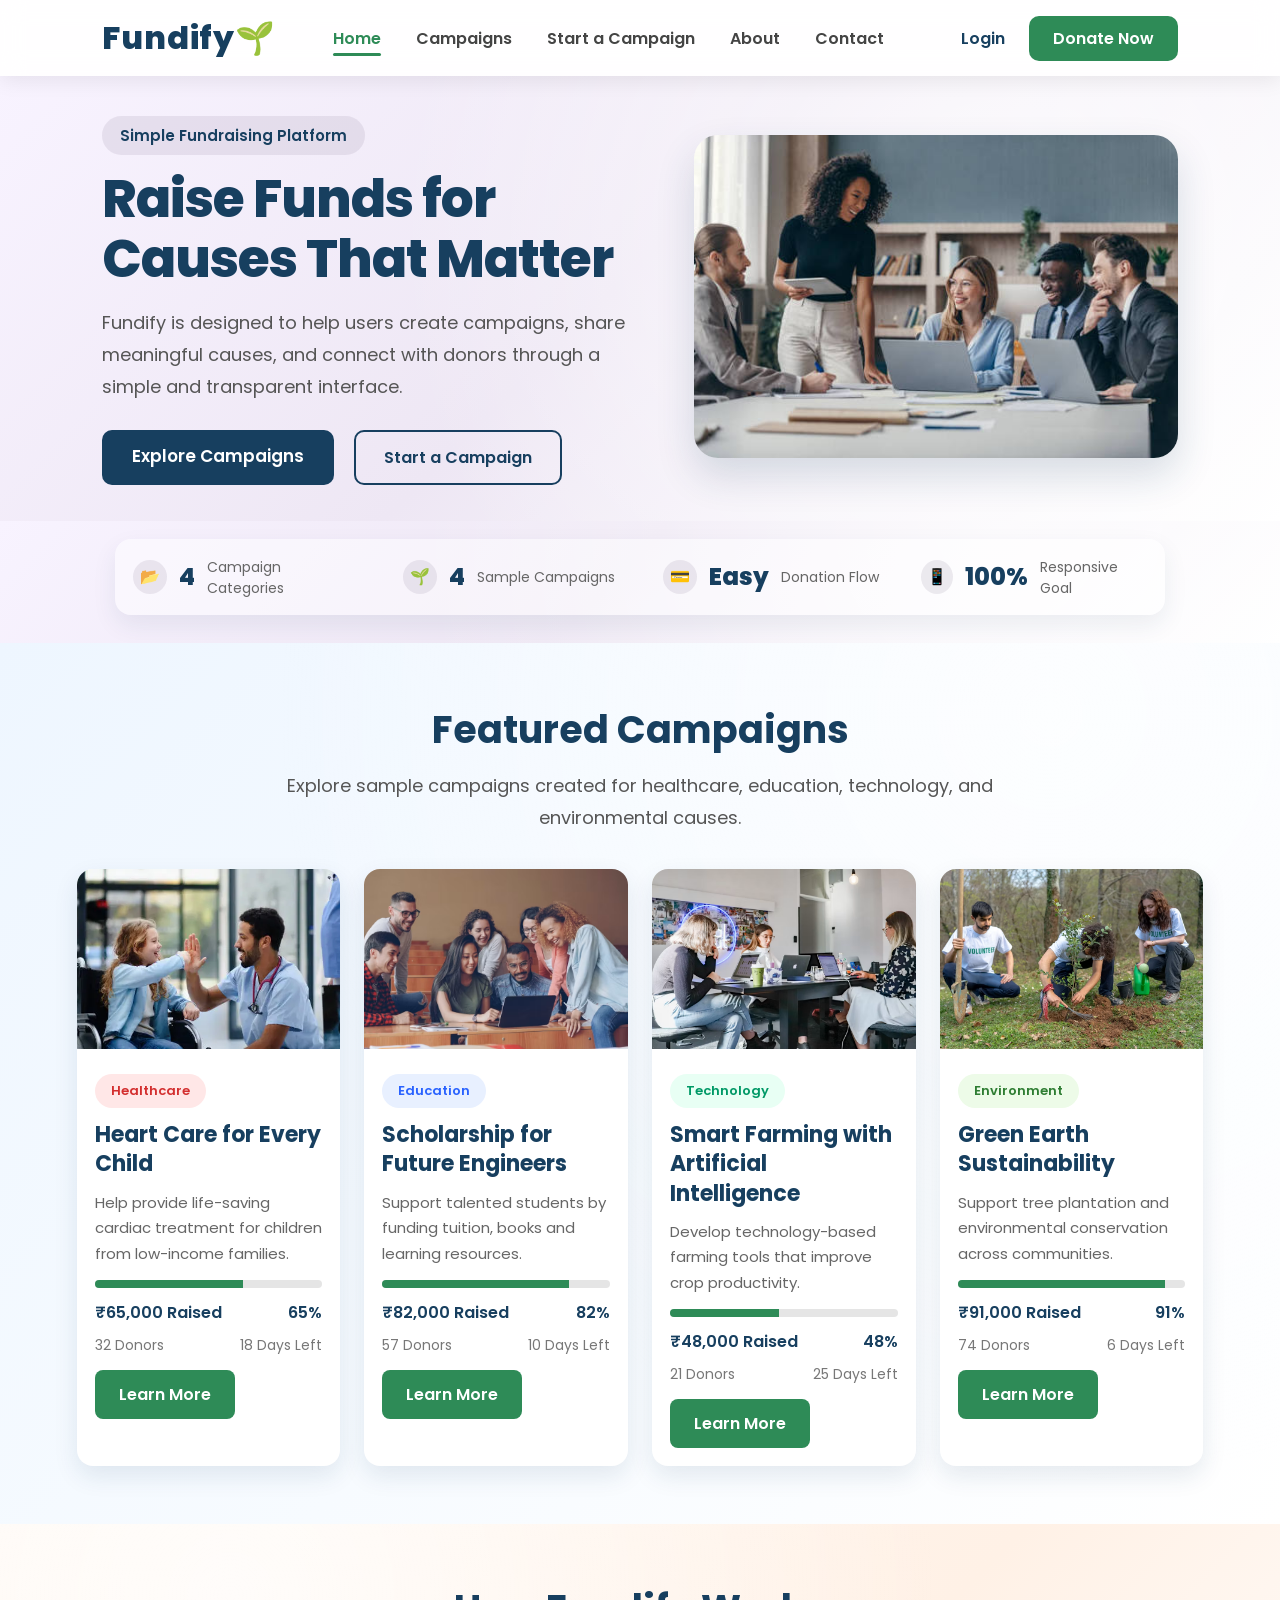
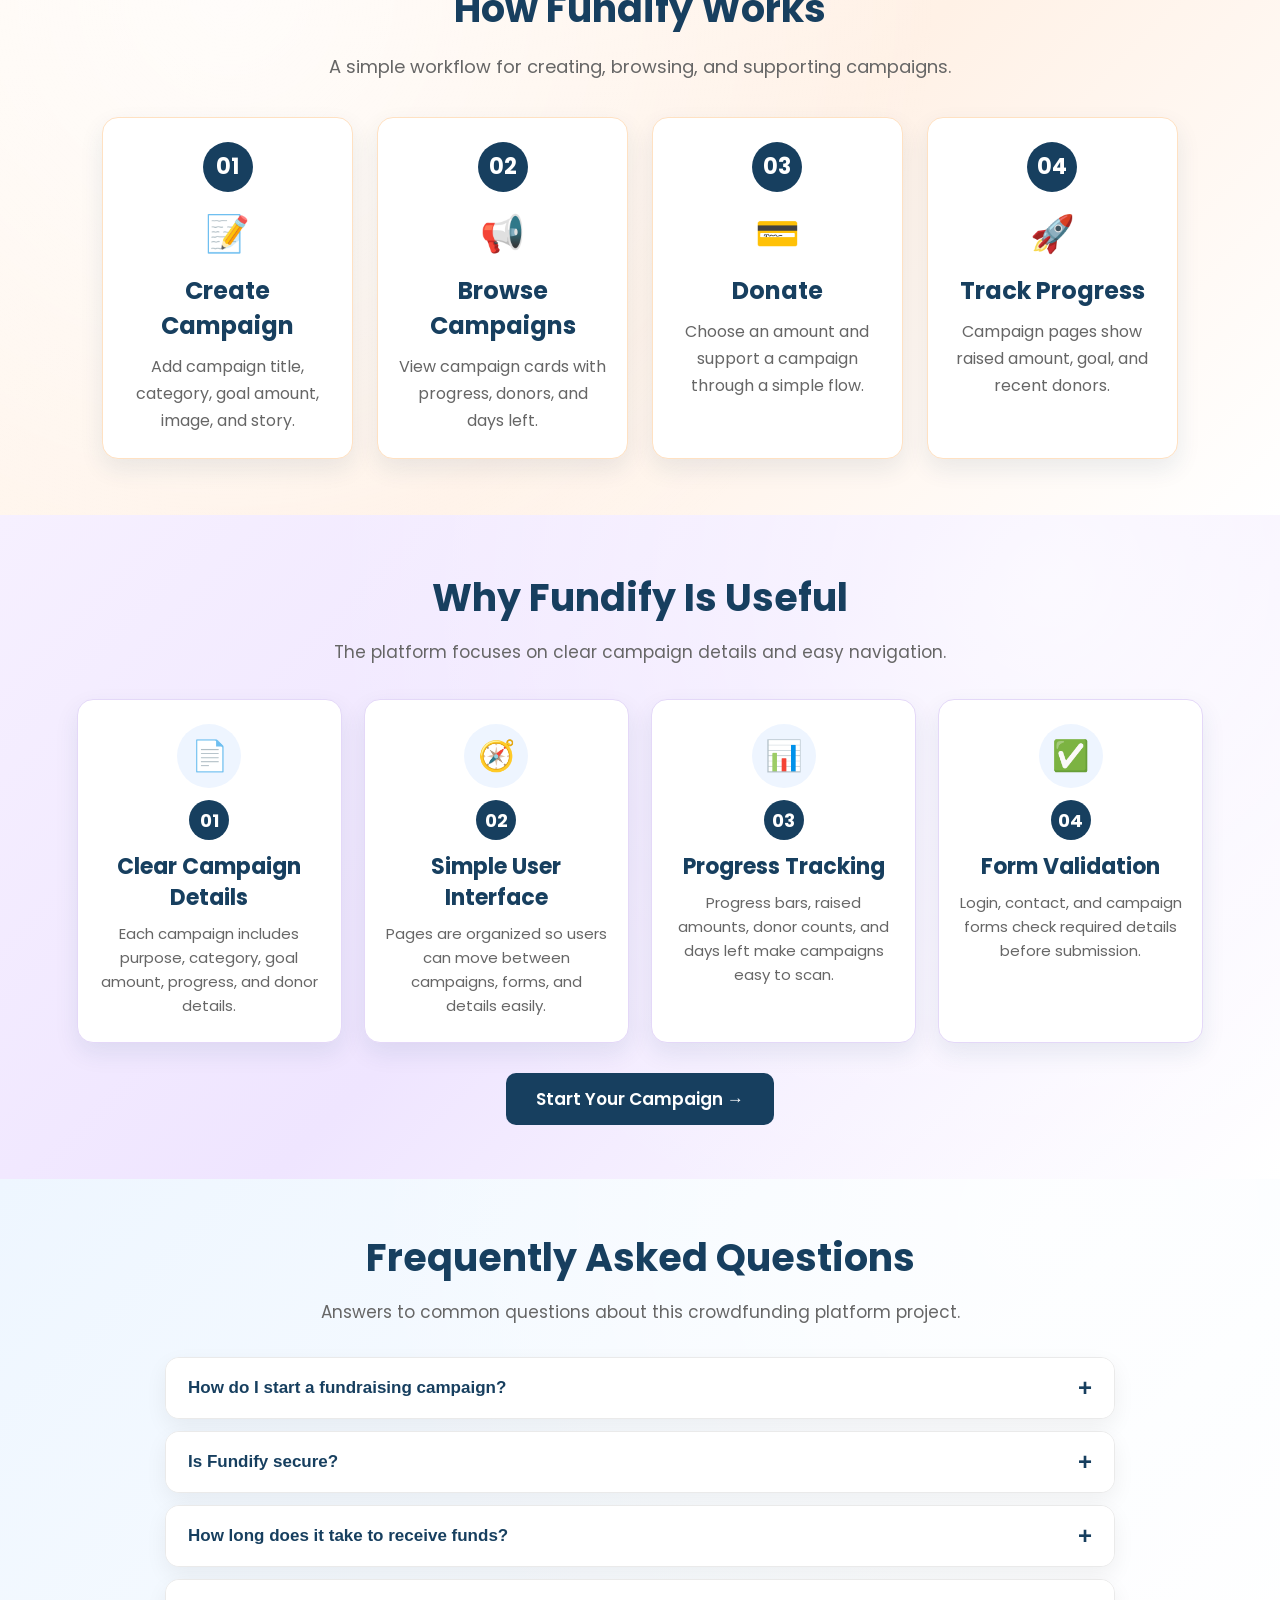
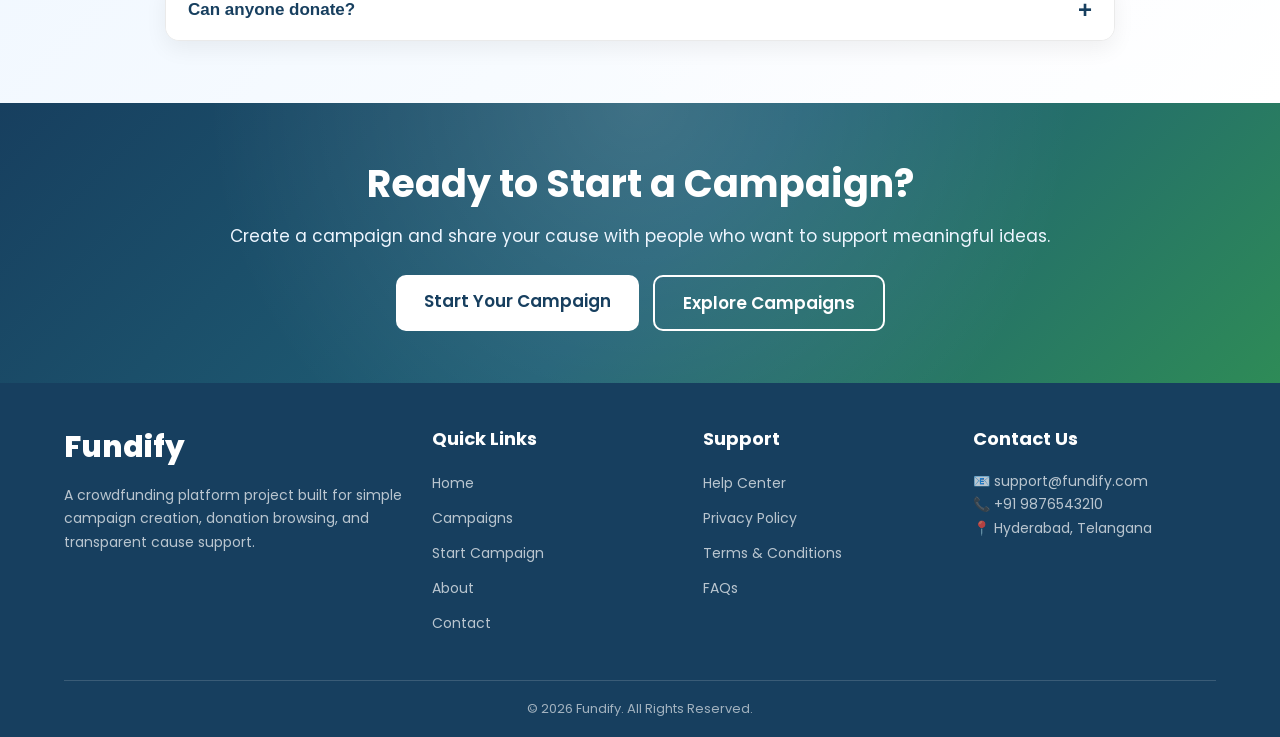
<file: index.html>
<!DOCTYPE html>
<html lang="en">

<head>
    <meta charset="UTF-8">
    <meta name="viewport" content="width=device-width, initial-scale=1.0">

    <title>Fundify | Crowdfunding Platform</title>

    <link href="https://fonts.googleapis.com/css2?family=Poppins:wght@300;400;500;600;700&display=swap" rel="stylesheet">

    <link rel="stylesheet" href="css/style.css">
</head>

<body>

    <header>

    <nav class="navbar">

        <div class="logo">
            <h2><a href="index.html">Fundify🌱</a></h2>
        </div>

        <ul class="nav-links">

            <li><a href="index.html" class="active">Home</a></li>

            <li><a href="campaigns.html">Campaigns</a></li>

            <li><a href="create-campaign.html">Start a Campaign</a></li>

            <li><a href="about.html">About</a></li>

            <li><a href="contact.html">Contact</a></li>

        </ul>

        <div class="nav-buttons">

            <a href="login.html" class="login-btn">Login</a>

            <a href="donate.html" class="donate-btn">Donate Now</a>

        </div>

    </nav>

</header>

    <section class="hero">

        <div class="hero-content">

            <span class="hero-tag">
                Simple Fundraising Platform
        </span>
            <h1>Raise Funds for <span class="hero-highlight">Causes That Matter</span></h1>

            <p>
                Fundify is designed to help users create campaigns, share
                meaningful causes, and connect with donors through a simple
                and transparent interface.
            </p>

            <div class="hero-buttons">

                <a href="campaigns.html" class="primary-btn">
    Explore Campaigns
</a>

<a href="create-campaign.html" class="secondary-btn">
    Start a Campaign
</a>
            </div>

        </div>

        <div class="hero-image">

            <img src="images/hero.png" alt="Hero Image">

        </div>

    </section>
<section class="statistics-wrapper">
<section class="statistics">

    <div class="stat-card">

        <div class="stat-icon">📂</div>

        <h2>4</h2>

        <p>Campaign Categories</p>

    </div>

    <div class="stat-card">

        <div class="stat-icon">🌱</div>

        <h2>4</h2>

        <p>Sample Campaigns</p>

    </div>

    <div class="stat-card">

        <div class="stat-icon">💳</div>

        <h2>Easy</h2>

        <p>Donation Flow</p>

    </div>

    <div class="stat-card">

        <div class="stat-icon">📱</div>

        <h2>100%</h2>

        <p>Responsive Goal</p>

    </div>

</section>
</section>
<section class="featured-campaigns">

    <div class="container">

        <div class="section-title">

            <h2>Featured Campaigns</h2>

            <p>
                Explore sample campaigns created for healthcare, education,
                technology, and environmental causes.
            </p>

        </div>

        <div class="campaign-grid">

            <div class="campaign-card">

                <img src="images/campaign1.jpg" alt="Healthcare">

                <div class="campaign-content">

                    <span class="category healthcare">Healthcare</span>

                    <h3>Heart Care for Every Child</h3>

                    <p>
                        Help provide life-saving cardiac treatment for children from low-income families.
                    </p>

                    <div class="progress-bar">
                        <div class="progress" style="width:65%;"></div>
                    </div>

                    <div class="campaign-info">
                        <span>₹65,000 Raised</span>
                        <span>65%</span>
                    </div>

                    <div class="campaign-footer">
                        <span>32 Donors</span>
                        <span>18 Days Left</span>
                    </div>

                    <a href="heart-care.html" class="learn-more-btn">Learn More</a>

                </div>

            </div>

            <div class="campaign-card">

                <img src="images/campaign2.jpg" alt="Education">

                <div class="campaign-content">

                    <span class="category education">Education</span>

                    <h3>Scholarship for Future Engineers</h3>

                    <p>
                        Support talented students by funding tuition, books and learning resources.
                    </p>

                    <div class="progress-bar">
                        <div class="progress" style="width:82%;"></div>
                    </div>

                    <div class="campaign-info">
                        <span>₹82,000 Raised</span>
                        <span>82%</span>
                    </div>

                    <div class="campaign-footer">
                        <span>57 Donors</span>
                        <span>10 Days Left</span>
                    </div>

                    <a href="scholarship.html" class="learn-more-btn">Learn More</a>

                </div>

            </div>

            <div class="campaign-card">

                <img src="images/campaign3.jpg" alt="Technology">

                <div class="campaign-content">

                    <span class="category technology">Technology</span>

                    <h3>Smart Farming with Artificial Intelligence</h3>

                    <p>
                        Develop technology-based farming tools that improve crop productivity.
                    </p>

                    <div class="progress-bar">
                        <div class="progress" style="width:48%;"></div>
                    </div>

                    <div class="campaign-info">
                        <span>₹48,000 Raised</span>
                        <span>48%</span>
                    </div>

                    <div class="campaign-footer">
                        <span>21 Donors</span>
                        <span>25 Days Left</span>
                    </div>

                    <a href="smart-farming.html" class="learn-more-btn">Learn More</a>

                </div>

            </div>

            <div class="campaign-card">

                <img src="images/campaign4.jpg" alt="Environment">

                <div class="campaign-content">

                    <span class="category environment">Environment</span>

                    <h3>Green Earth Sustainability</h3>

                    <p>
                        Support tree plantation and environmental conservation across communities.
                    </p>

                    <div class="progress-bar">
                        <div class="progress" style="width:91%;"></div>
                    </div>

                    <div class="campaign-info">
                        <span>₹91,000 Raised</span>
                        <span>91%</span>
                    </div>

                    <div class="campaign-footer">
                        <span>74 Donors</span>
                        <span>6 Days Left</span>
                    </div>

                    <a href="green-earth.html" class="learn-more-btn">Learn More</a>

                </div>

            </div>

        </div>

    </div>

</section>
<section class="how-it-works">

    <div class="container">

        <div class="section-title">

            <h2>How Fundify Works</h2>

            <p>
                A simple workflow for creating, browsing, and supporting campaigns.
            </p>

        </div>

        <div class="steps-grid">

            <div class="step-card">

                <div class="step-number">01</div>

                <div class="step-icon">📝</div>

                <h3>Create Campaign</h3>

                <p>
                    Add campaign title, category, goal amount, image, and story.
                </p>

            </div>

            <div class="step-card">

                <div class="step-number">02</div>

                <div class="step-icon">📢</div>

                <h3>Browse Campaigns</h3>

                <p>
                    View campaign cards with progress, donors, and days left.
                </p>

            </div>

            <div class="step-card">

                <div class="step-number">03</div>

                <div class="step-icon">💳</div>

                <h3>Donate</h3>

                <p>
                    Choose an amount and support a campaign through a simple flow.
                </p>

            </div>

            <div class="step-card">

                <div class="step-number">04</div>

                <div class="step-icon">🚀</div>

                <h3>Track Progress</h3>

                <p>
                    Campaign pages show raised amount, goal, and recent donors.
                </p>

            </div>

        </div>

    </div>

</section>
<section class="why-fundify">

    <div class="container">

        <div class="section-title">

            <h2>Why Fundify Is Useful</h2>

            <p>
                The platform focuses on clear campaign details and easy navigation.
            </p>

        </div>

        <div class="why-grid">

            <div class="why-card">

                <div class="why-icon">📄</div>

                <div class="why-number">01</div>

                <h3>Clear Campaign Details</h3>

                <p>
                    Each campaign includes purpose, category, goal amount, progress, and donor details.
                </p>

            </div>

            <div class="why-card">

                <div class="why-icon">🧭</div>

                <div class="why-number">02</div>

                <h3>Simple User Interface</h3>

                <p>
                    Pages are organized so users can move between campaigns, forms, and details easily.
                </p>

            </div>

            <div class="why-card">

                <div class="why-icon">📊</div>

                <div class="why-number">03</div>

                <h3>Progress Tracking</h3>

                <p>
                    Progress bars, raised amounts, donor counts, and days left make campaigns easy to scan.
                </p>

            </div>

            <div class="why-card">

                <div class="why-icon">✅</div>

                <div class="why-number">04</div>

                <h3>Form Validation</h3>

                <p>
                    Login, contact, and campaign forms check required details before submission.
                </p>

            </div>

        </div>

        <div class="why-btn">

            <a href="create-campaign.html" class="primary-btn">
                Start Your Campaign →
            </a>

        </div>

    </div>

</section>
<section class="faq" id="faq">

    <div class="container">

        <div class="section-title">

            <h2>Frequently Asked Questions</h2>

            <p>
                Answers to common questions about this crowdfunding platform project.
            </p>

        </div>

        <div class="faq-container">

            <div class="faq-item">
                <button class="faq-question">
                    How do I start a fundraising campaign?
                    <span>+</span>
                </button>

                <div class="faq-answer">
                    <p>
                        Click on <strong>Start Campaign</strong>, fill in the required details,
                        and submit the form to create a sample campaign entry.
                    </p>
                </div>
            </div>

            <div class="faq-item">
                <button class="faq-question">
                    Is Fundify secure?
                    <span>+</span>
                </button>

                <div class="faq-answer">
                    <p>
                        This front-end project includes form validation and a simple donation
                        flow. A real payment gateway can be added in a future version.
                    </p>
                </div>
            </div>

            <div class="faq-item">
                <button class="faq-question">
                    How long does it take to receive funds?
                    <span>+</span>
                </button>

                <div class="faq-answer">
                    <p>
                        This version focuses on the user interface. Backend fund transfer
                        logic can be added when the project is connected to a database.
                    </p>
                </div>
            </div>

            <div class="faq-item">
                <button class="faq-question">
                    Can anyone donate?
                    <span>+</span>
                </button>

                <div class="faq-answer">
                    <p>
                        Users can choose a sample amount on campaign pages and view a
                        confirmation message for the donation flow.
                    </p>
                </div>
            </div>

        </div>

    </div>

</section>
<section class="cta">

    <div class="container">

        <h2>Ready to Start a Campaign?</h2>

        <p>
            Create a campaign and share your cause with people who want to support meaningful ideas.
        </p>

        <div class="cta-buttons">

            <a href="create-campaign.html" class="cta-btn">
                Start Your Campaign
            </a>

            <a href="campaigns.html" class="cta-btn-outline">
                Explore Campaigns
            </a>

        </div>

    </div>

</section>
<footer class="footer">

    <div class="container">

        <div class="footer-grid">

            <div class="footer-column">

                <h2 class="footer-logo">Fundify</h2>

                <p>
                    A crowdfunding platform project built for simple campaign creation,
                    donation browsing, and transparent cause support.
                </p>

            </div>

            <div class="footer-column">

                <h3>Quick Links</h3>

                <ul>

                    <li><a href="index.html">Home</a></li>

                    <li><a href="campaigns.html">Campaigns</a></li>

                    <li><a href="create-campaign.html">Start Campaign</a></li>

                    <li><a href="about.html">About</a></li>

                    <li><a href="contact.html">Contact</a></li>

                </ul>

            </div>

            <div class="footer-column">

                <h3>Support</h3>

                <ul>

                    <li><a href="contact.html">Help Center</a></li>

                    <li><a href="about.html">Privacy Policy</a></li>

                    <li><a href="about.html">Terms & Conditions</a></li>

                    <li><a href="index.html#faq">FAQs</a></li>

                </ul>

            </div>

            <div class="footer-column">

                <h3>Contact Us</h3>

                <p>📧 support@fundify.com</p>

                <p>📞 +91 9876543210</p>

                <p>📍 Hyderabad, Telangana</p>

            </div>

        </div>

        <hr>

        <div class="footer-bottom">

            <p>© 2026 Fundify. All Rights Reserved.</p>

        </div>

    </div>

</footer>
<script src="js/script.js"></script>
</body>
</html>
</file>
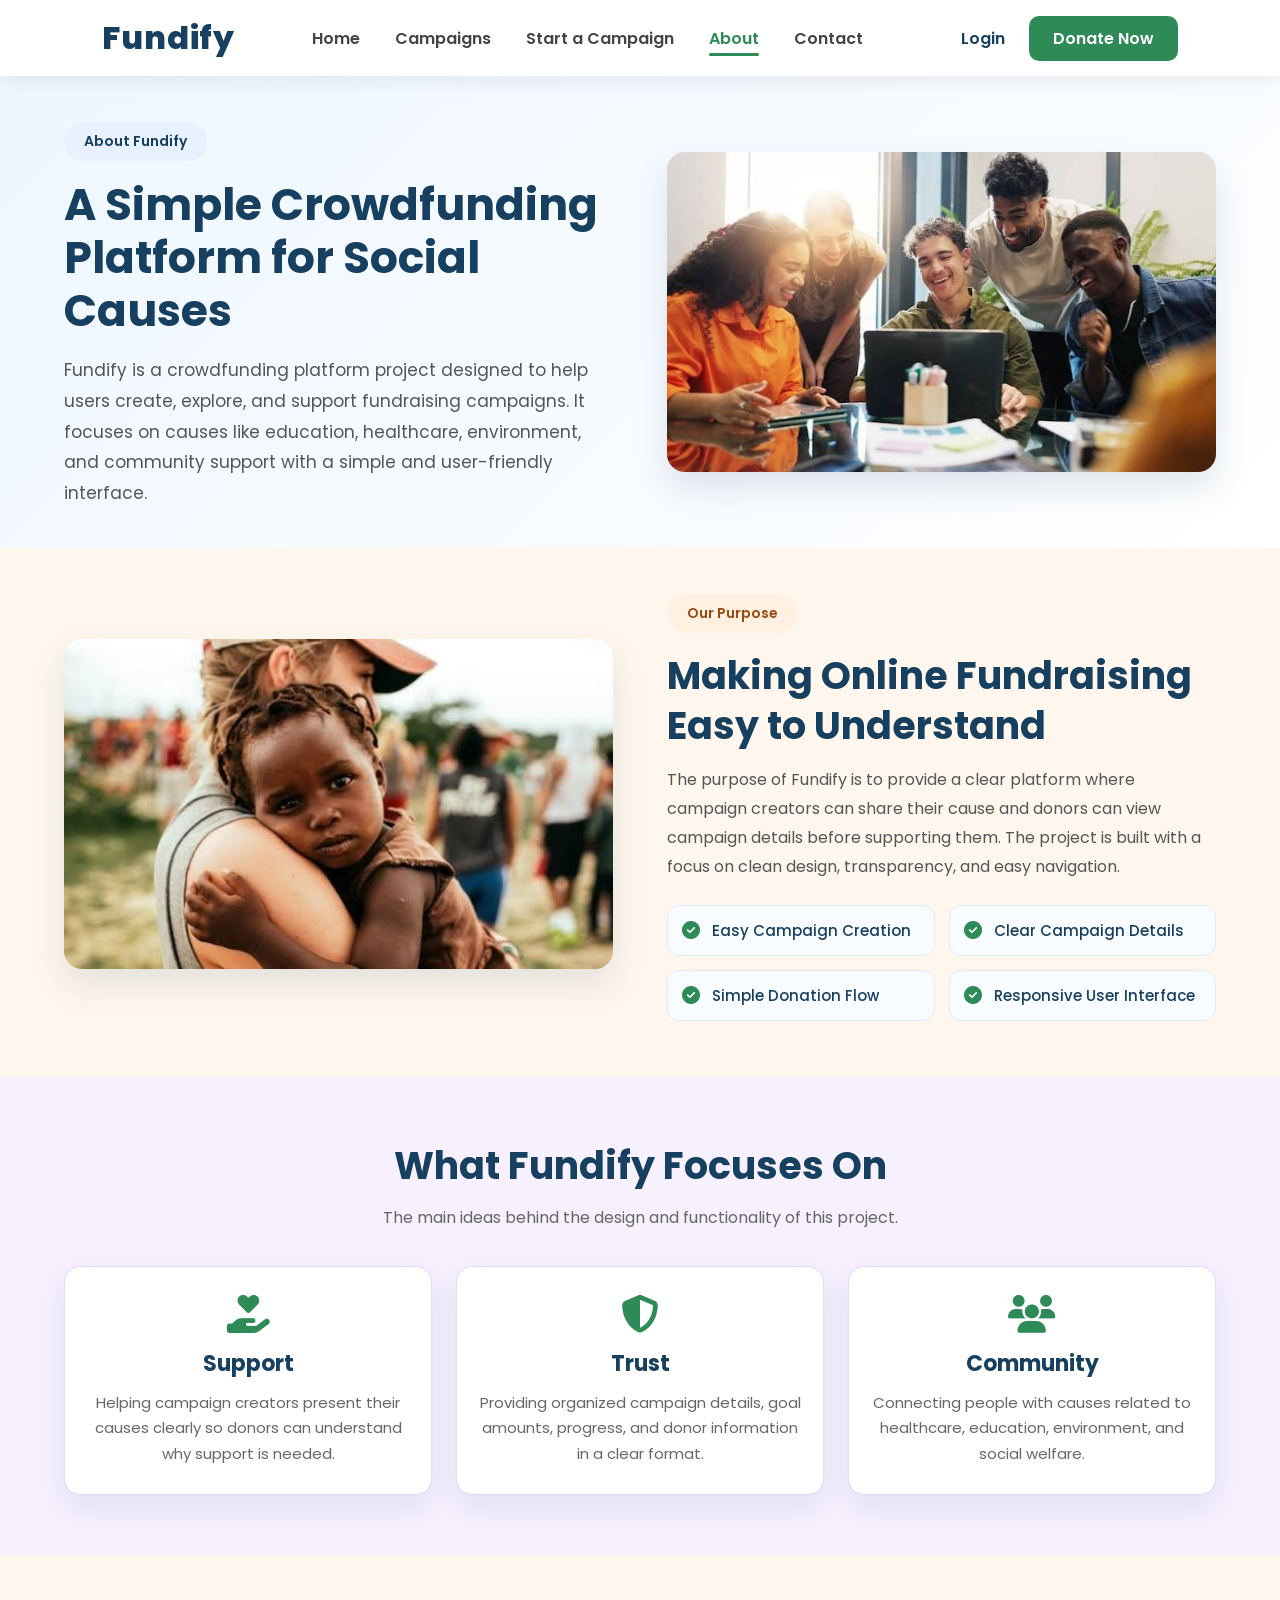
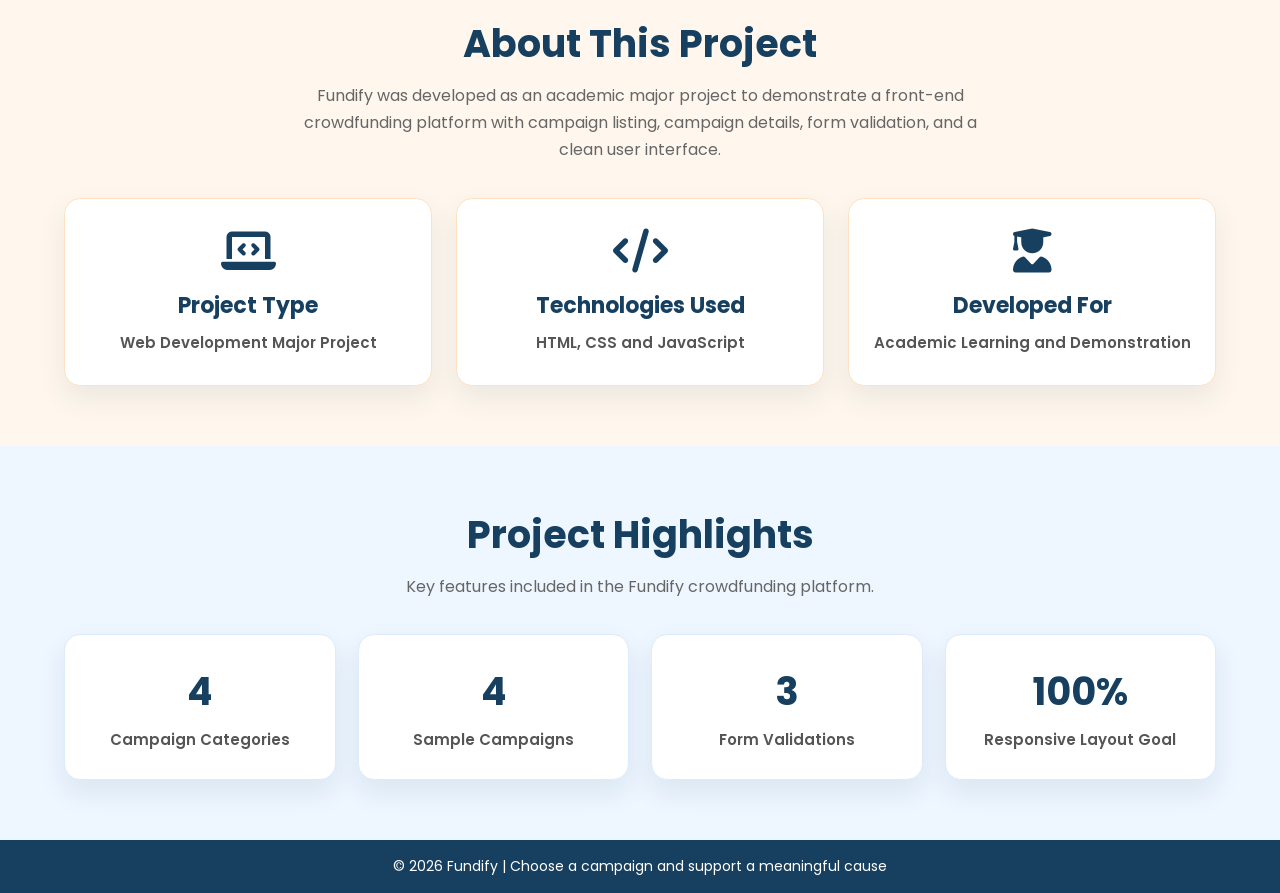
<file: about.html>
<!DOCTYPE html>
<html lang="en">

<head>

<meta charset="UTF-8">
<meta name="viewport" content="width=device-width, initial-scale=1.0">

<title>About | Fundify</title>

<link rel="stylesheet" href="css/style.css">
<link rel="stylesheet" href="css/about.css">

<link rel="preconnect" href="https://fonts.googleapis.com">
<link rel="preconnect" href="https://fonts.gstatic.com" crossorigin>

<link href="https://fonts.googleapis.com/css2?family=Poppins:wght@300;400;500;600;700;800&display=swap" rel="stylesheet">

<link rel="stylesheet"
href="https://cdnjs.cloudflare.com/ajax/libs/font-awesome/6.5.2/css/all.min.css">

</head>

<body>

<header>

<nav class="navbar">

<div class="logo">

<h2><a href="index.html">Fundify</a></h2>

</div>

<ul class="nav-links">

<li><a href="index.html">Home</a></li>

<li><a href="campaigns.html">Campaigns</a></li>

<li><a href="create-campaign.html">Start a Campaign</a></li>

<li><a href="about.html" class="active">About</a></li>

<li><a href="contact.html">Contact</a></li>

</ul>

<div class="nav-buttons">

<a href="login.html" class="login-btn">Login</a>

<a href="donate.html" class="donate-btn">Donate Now</a>

</div>

</nav>

</header>

<section class="about-hero">

    <div class="about-container">

        <div class="about-content">

            <span class="about-tag">
                About Fundify
            </span>

            <h1>
                A Simple Crowdfunding Platform for Social Causes
            </h1>

            <p>
                Fundify is a crowdfunding platform project designed to help users
                create, explore, and support fundraising campaigns. It focuses on
                causes like education, healthcare, environment, and community support
                with a simple and user-friendly interface.
            </p>

        </div>

        <div class="about-image">

            <img src="images/about.png" alt="About Fundify">

        </div>

    </div>

</section>

<section class="mission-section">

    <div class="mission-container">

        <div class="mission-image">

            <img src="images/mission.jpg" alt="Fundify Purpose">

        </div>

        <div class="mission-content">

            <span class="mission-tag">
                Our Purpose
            </span>

            <h2>
                Making Online Fundraising Easy to Understand
            </h2>

            <p>
                The purpose of Fundify is to provide a clear platform where campaign
                creators can share their cause and donors can view campaign details
                before supporting them. The project is built with a focus on clean
                design, transparency, and easy navigation.
            </p>

            <div class="mission-points">

                <div class="point">
                    <i class="fas fa-check-circle"></i>
                    <span>Easy Campaign Creation</span>
                </div>

                <div class="point">
                    <i class="fas fa-check-circle"></i>
                    <span>Clear Campaign Details</span>
                </div>

                <div class="point">
                    <i class="fas fa-check-circle"></i>
                    <span>Simple Donation Flow</span>
                </div>

                <div class="point">
                    <i class="fas fa-check-circle"></i>
                    <span>Responsive User Interface</span>
                </div>

            </div>

        </div>

    </div>

</section>

<section class="values-section">

    <div class="values-container">

        <div class="section-heading">

            <h2>What Fundify Focuses On</h2>

            <p>
                The main ideas behind the design and functionality of this project.
            </p>

        </div>

        <div class="values-grid">

            <div class="value-card">

                <i class="fas fa-hand-holding-heart"></i>

                <h3>Support</h3>

                <p>
                    Helping campaign creators present their causes clearly so donors
                    can understand why support is needed.
                </p>

            </div>

            <div class="value-card">

                <i class="fas fa-shield-alt"></i>

                <h3>Trust</h3>

                <p>
                    Providing organized campaign details, goal amounts, progress,
                    and donor information in a clear format.
                </p>

            </div>

            <div class="value-card">

                <i class="fas fa-users"></i>

                <h3>Community</h3>

                <p>
                    Connecting people with causes related to healthcare, education,
                    environment, and social welfare.
                </p>

            </div>

        </div>

    </div>

</section>

<section class="team-section">

    <div class="team-container">

        <div class="section-heading">

            <h2>About This Project</h2>

            <p>
                Fundify was developed as an academic major project to demonstrate
                a front-end crowdfunding platform with campaign listing, campaign
                details, form validation, and a clean user interface.
            </p>

        </div>

        <div class="team-grid">

            <div class="team-card">

                <i class="fas fa-laptop-code project-icon"></i>

                <h3>Project Type</h3>

                <span>Web Development Major Project</span>

            </div>

            <div class="team-card">

                <i class="fas fa-code project-icon"></i>

                <h3>Technologies Used</h3>

                <span>HTML, CSS and JavaScript</span>

            </div>

            <div class="team-card">

                <i class="fas fa-user-graduate project-icon"></i>

                <h3>Developed For</h3>

                <span>Academic Learning and Demonstration</span>

            </div>

        </div>

    </div>

</section>

<section class="impact-section">

    <div class="impact-container">

        <div class="section-heading">

            <h2>Project Highlights</h2>

            <p>
                Key features included in the Fundify crowdfunding platform.
            </p>

        </div>

        <div class="impact-grid">

            <div class="impact-card">

                <h2>4</h2>

                <p>Campaign Categories</p>

            </div>

            <div class="impact-card">

                <h2>4</h2>

                <p>Sample Campaigns</p>

            </div>

            <div class="impact-card">

                <h2>3</h2>

                <p>Form Validations</p>

            </div>

            <div class="impact-card">

                <h2>100%</h2>

                <p>Responsive Layout Goal</p>

            </div>

        </div>

    </div>

</section>

<footer class="simple-footer">
    <p>© 2026 Fundify | Choose a campaign and support a meaningful cause</p>
</footer>

<script src="js/script.js"></script>

</body>
</html>
</file>
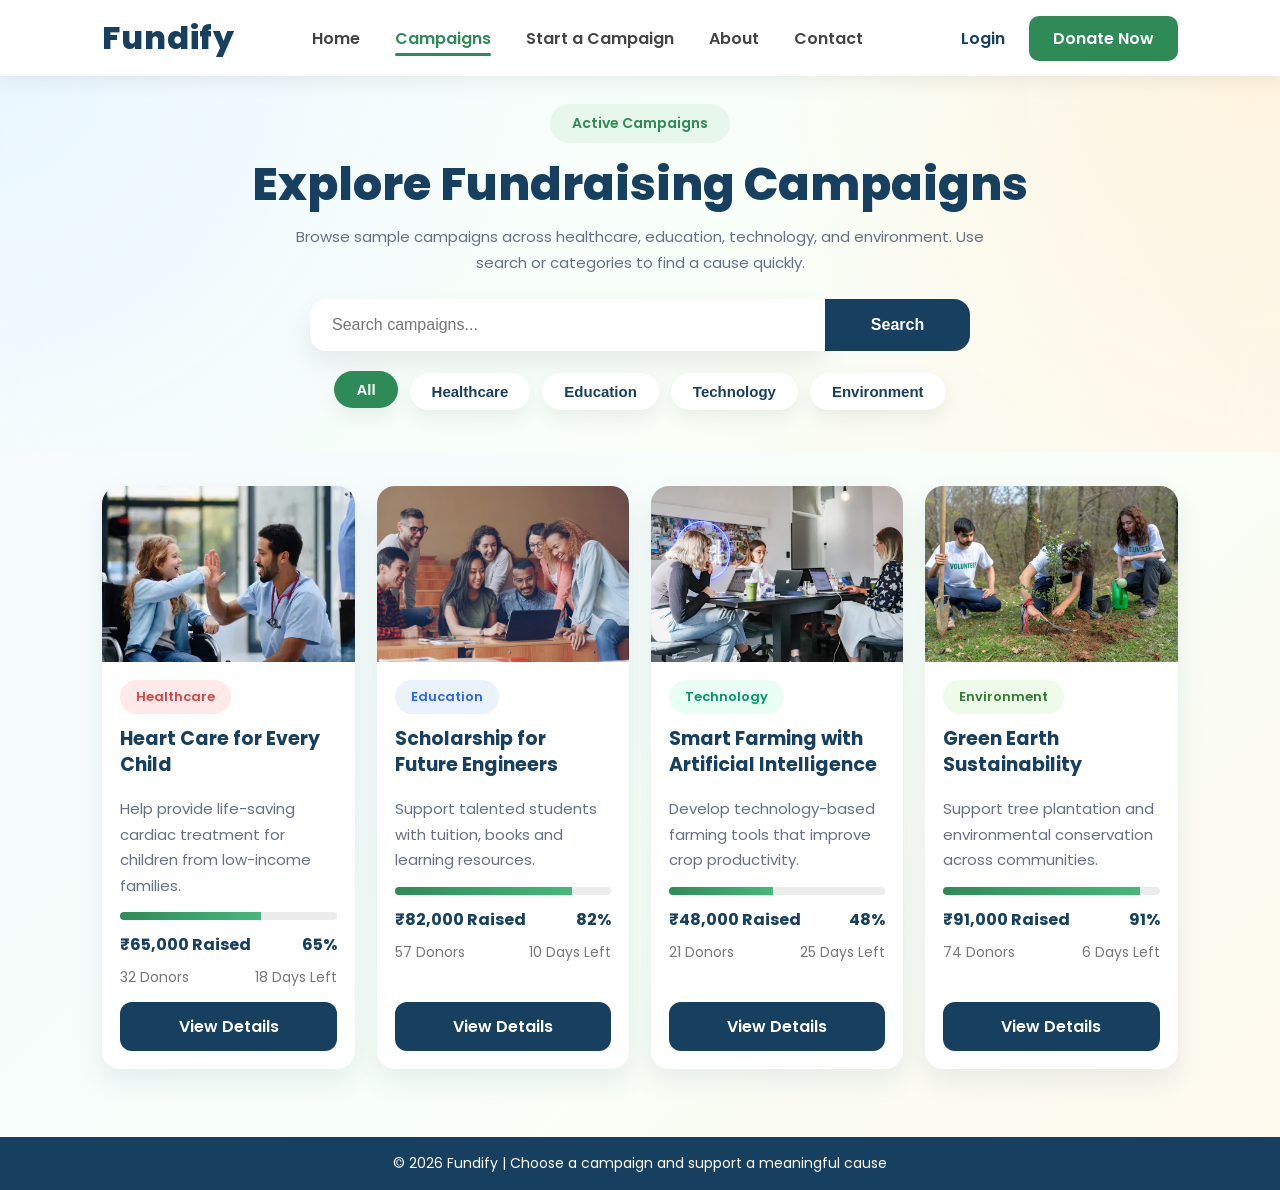
<file: campaigns.html>
<!DOCTYPE html>
<html lang="en">

<head>

    <meta charset="UTF-8">
    <meta name="viewport" content="width=device-width, initial-scale=1.0">
    <title>Campaigns | Fundify</title>

    <link rel="stylesheet" href="css/style.css">
    <link rel="stylesheet" href="css/campaigns.css">

    <link href="https://fonts.googleapis.com/css2?family=Poppins:wght@300;400;500;600;700;800&display=swap" rel="stylesheet">

</head>

<body>

<header>

    <nav class="navbar">

        <div class="logo">
            <h2><a href="index.html">Fundify</a></h2>
        </div>

        <ul class="nav-links">

            <li><a href="index.html">Home</a></li>
            <li><a href="campaigns.html" class="active">Campaigns</a></li>
            <li><a href="create-campaign.html">Start a Campaign</a></li>
            <li><a href="about.html">About</a></li>
            <li><a href="contact.html">Contact</a></li>

        </ul>

        <div class="nav-buttons">

            <a href="login.html" class="login-btn">Login</a>
            <a href="donate.html" class="donate-btn">Donate Now</a>

        </div>

    </nav>

</header>
<section class="campaign-hero">

    <div class="campaign-hero-content">

        <span class="hero-tag">Active Campaigns</span>

        <h1>Explore Fundraising Campaigns</h1>

        <p>
            Browse sample campaigns across healthcare, education, technology,
            and environment. Use search or categories to find a cause quickly.
        </p>

        <div class="search-box">

            <input type="text" placeholder="Search campaigns...">

            <button>Search</button>

        </div>

        <div class="category-filter">

            <button class="active">All</button>
            <button>Healthcare</button>
            <button>Education</button>
            <button>Technology</button>
            <button>Environment</button>

        </div>

    </div>

</section>
<section class="campaign-list">

    <div class="container">

        <div class="campaign-grid">

            <div class="campaign-card">

                <img src="images/campaign1.jpg" alt="Healthcare">

                <div class="campaign-content">

                    <a href="heart-care.html" class="category healthcare">Healthcare</a>

                    <h3>
             <a href="heart-care.html">Heart Care for Every Child</a>
            </h3>

                    <p>
                        Help provide life-saving cardiac treatment for children from low-income families.
                    </p>

                    <div class="progress-bar">
                        <div class="progress" style="width:65%;"></div>
                    </div>

                    <div class="campaign-info">
                        <span>₹65,000 Raised</span>
                        <span>65%</span>
                    </div>

                    <div class="campaign-footer">
                        <span>32 Donors</span>
                        <span>18 Days Left</span>
                    </div>

                    <a href="heart-care.html" class="campaign-btn">
                        View Details
                    </a>

                </div>

            </div>

            <div class="campaign-card">

                <img src="images/campaign2.jpg" alt="Education">

                <div class="campaign-content">

                    <a href="scholarship.html" class="category education">Education</a>

                    <h3><a href="scholarship.html">Scholarship for Future Engineers</a></h3>

                    <p>
                        Support talented students with tuition, books and learning resources.
                    </p>

                    <div class="progress-bar">
                        <div class="progress" style="width:82%;"></div>
                    </div>

                    <div class="campaign-info">
                        <span>₹82,000 Raised</span>
                        <span>82%</span>
                    </div>

                    <div class="campaign-footer">
                        <span>57 Donors</span>
                        <span>10 Days Left</span>
                    </div>

                    <a href="scholarship.html" class="campaign-btn">
                        View Details
                    </a>

                </div>

            </div>

            <div class="campaign-card">

                <img src="images/campaign3.jpg" alt="Technology">

                <div class="campaign-content">

                    <a href="smart-farming.html" class="category technology">Technology</a>


                    <h3><a href="smart-farming.html">Smart Farming with Artificial Intelligence</a></h3>

                    <p>
                        Develop technology-based farming tools that improve crop productivity.
                    </p>

                    <div class="progress-bar">
                        <div class="progress" style="width:48%;"></div>
                    </div>

                    <div class="campaign-info">
                        <span>₹48,000 Raised</span>
                        <span>48%</span>
                    </div>

                    <div class="campaign-footer">
                        <span>21 Donors</span>
                        <span>25 Days Left</span>
                    </div>

                    <a href="smart-farming.html" class="campaign-btn">
                        View Details
                    </a>

                </div>

            </div>

            <div class="campaign-card">

                <img src="images/campaign4.jpg" alt="Environment">

                <div class="campaign-content">

                    <a href="green-earth.html" class="category environment">Environment</a>

                    <h3><a href="green-earth.html">Green Earth Sustainability</a></h3>

                    <p>
                        Support tree plantation and environmental conservation across communities.
                    </p>

                    <div class="progress-bar">
                        <div class="progress" style="width:91%;"></div>
                    </div>

                    <div class="campaign-info">
                        <span>₹91,000 Raised</span>
                        <span>91%</span>
                    </div>

                    <div class="campaign-footer">
                        <span>74 Donors</span>
                        <span>6 Days Left</span>
                    </div>

                    <a href="green-earth.html" class="campaign-btn">
                        View Details
                    </a>

                </div>

            </div>

        </div>

    </div>

</section>
<footer class="simple-footer">
    <p>© 2026 Fundify | Choose a campaign and support a meaningful cause</p>
</footer>
<script src="js/script.js"></script>

</body>
</html>
</file>
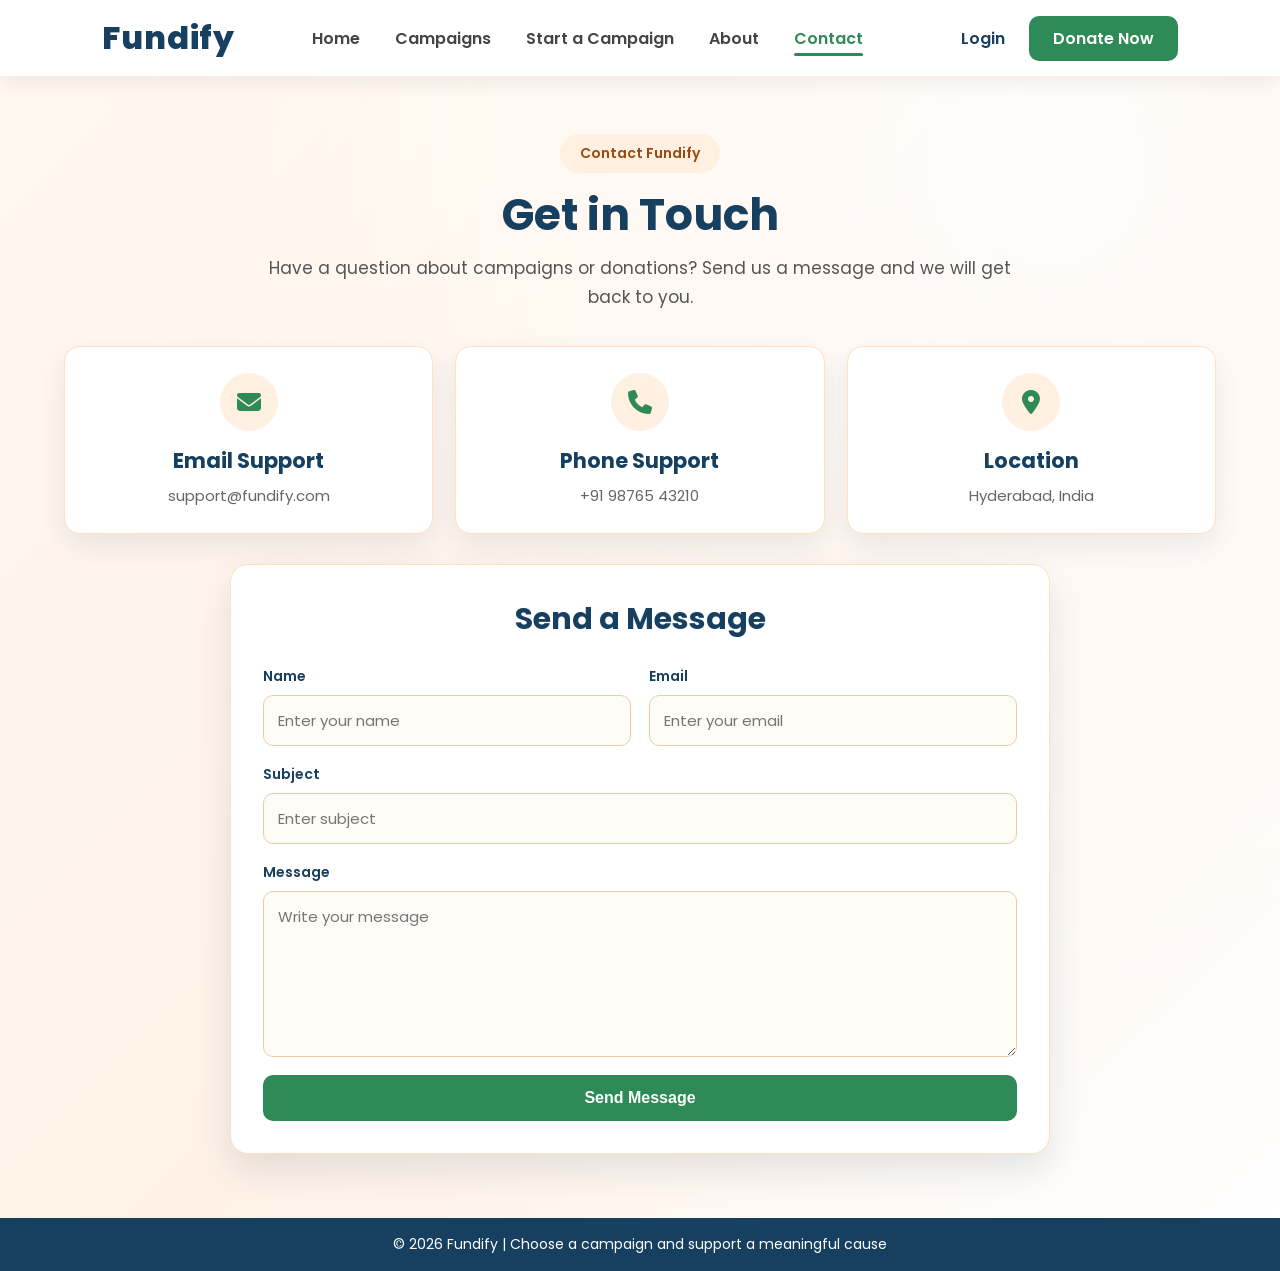
<file: contact.html>
<!DOCTYPE html>
<html lang="en">

<head>

<meta charset="UTF-8">
<meta name="viewport" content="width=device-width, initial-scale=1.0">

<title>Contact | Fundify</title>

<link rel="stylesheet" href="css/style.css">
<link rel="stylesheet" href="css/contact.css">

<link rel="preconnect" href="https://fonts.googleapis.com">
<link rel="preconnect" href="https://fonts.gstatic.com" crossorigin>

<link href="https://fonts.googleapis.com/css2?family=Poppins:wght@300;400;500;600;700;800&display=swap" rel="stylesheet">

<link rel="stylesheet"
href="https://cdnjs.cloudflare.com/ajax/libs/font-awesome/6.5.2/css/all.min.css">

</head>

<body>

<header>

<nav class="navbar">

<div class="logo">

<h2><a href="index.html">Fundify</a></h2>

</div>

<ul class="nav-links">

<li><a href="index.html">Home</a></li>

<li><a href="campaigns.html">Campaigns</a></li>

<li><a href="create-campaign.html">Start a Campaign</a></li>

<li><a href="about.html">About</a></li>

<li><a href="contact.html" class="active">Contact</a></li>

</ul>

<div class="nav-buttons">

<a href="login.html" class="login-btn">Login</a>

<a href="donate.html" class="donate-btn">Donate Now</a>

</div>

</nav>

</header>

<section class="contact-section">

    <div class="contact-container">

        <div class="contact-heading">

            <span class="contact-tag">Contact Fundify</span>

            <h1>Get in Touch</h1>

            <p>
                Have a question about campaigns or donations?
                Send us a message and we will get back to you.
            </p>

        </div>

        <div class="contact-cards">

            <div class="contact-card">

                <i class="fas fa-envelope"></i>

                <h3>Email Support</h3>

                <p>support@fundify.com</p>

            </div>

            <div class="contact-card">

                <i class="fas fa-phone"></i>

                <h3>Phone Support</h3>

                <p>+91 98765 43210</p>

            </div>

            <div class="contact-card">

                <i class="fas fa-location-dot"></i>

                <h3>Location</h3>

                <p>Hyderabad, India</p>

            </div>

        </div>

        <div class="contact-form-card">

            <h2>Send a Message</h2>

            <form id="contactForm">

                <div class="form-row">

                    <div class="form-group">
                        <label for="name">Name</label>
                        <input type="text" id="name" placeholder="Enter your name">
                    </div>

                    <div class="form-group">
                        <label for="email">Email</label>
                        <input type="email" id="email" placeholder="Enter your email">
                    </div>

                </div>

                <div class="form-group">
                    <label for="subject">Subject</label>
                    <input type="text" id="subject" placeholder="Enter subject">
                </div>

                <div class="form-group">
                    <label for="message">Message</label>
                    <textarea id="message" rows="6" placeholder="Write your message"></textarea>
                </div>

                <button type="submit">Send Message</button>

                <p id="contactMessage" class="contact-message"></p>

            </form>

        </div>

    </div>

</section>

<footer class="simple-footer">
    <p>© 2026 Fundify | Choose a campaign and support a meaningful cause</p>
</footer>

<script src="js/script.js"></script>

</body>
</html>
</file>
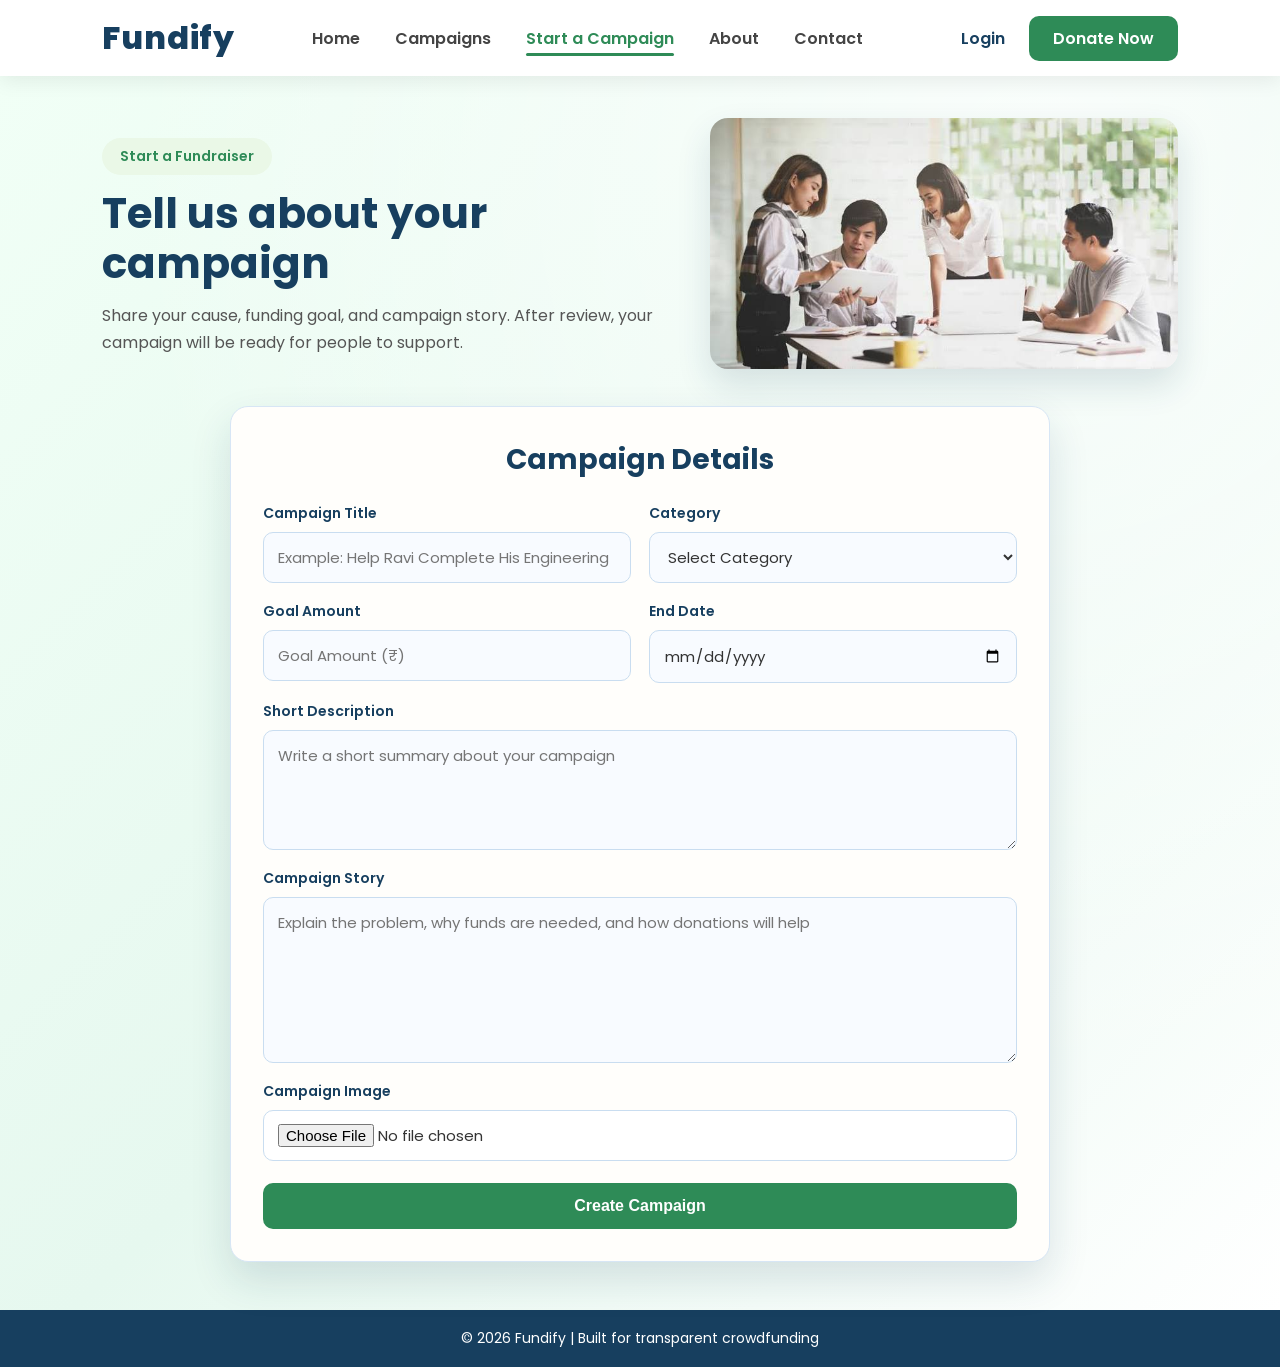
<file: create-campaign.html>
<!DOCTYPE html>
<html lang="en">

<head>

<meta charset="UTF-8">
<meta name="viewport" content="width=device-width, initial-scale=1.0">

<title>Create Campaign | Fundify</title>

<link rel="stylesheet" href="css/style.css">
<link rel="stylesheet" href="css/create-campaign.css">

<link rel="preconnect" href="https://fonts.googleapis.com">
<link rel="preconnect" href="https://fonts.gstatic.com" crossorigin>

<link href="https://fonts.googleapis.com/css2?family=Poppins:wght@300;400;500;600;700;800&display=swap" rel="stylesheet">

<link rel="stylesheet"
href="https://cdnjs.cloudflare.com/ajax/libs/font-awesome/6.5.2/css/all.min.css">

</head>

<body>

<header>

<nav class="navbar">

<div class="logo">

<h2><a href="index.html">Fundify</a></h2>

</div>

<ul class="nav-links">

<li><a href="index.html">Home</a></li>

<li><a href="campaigns.html">Campaigns</a></li>

<li><a href="create-campaign.html" class="active">Start a Campaign</a></li>

<li><a href="about.html">About</a></li>

<li><a href="contact.html">Contact</a></li>

</ul>

<div class="nav-buttons">

<a href="login.html" class="login-btn">Login</a>

<a href="donate.html" class="donate-btn">Donate Now</a>

</div>

</nav>

</header>
<section class="create-section">

    <div class="create-hero">

        <div class="create-intro">

            <span class="create-tag">Start a Fundraiser</span>

            <h1>Tell us about your campaign</h1>

            <p>
                Share your cause, funding goal, and campaign story. After review,
                your campaign will be ready for people to support.
            </p>

        </div>

        <div class="create-image">
            <img src="images/create-campaign.png" alt="Create Campaign">
        </div>

    </div>

    <div class="campaign-workspace">

        <div class="create-card">

            <h2>Campaign Details</h2>

            <form id="campaignForm">

                <div class="form-row">

                    <div class="form-group">
                        <label for="campaignTitle">Campaign Title</label>
                        <input
                            type="text"
                            id="campaignTitle"
                            placeholder="Example: Help Ravi Complete His Engineering"
                        >
                    </div>

                    <div class="form-group">
                        <label for="category">Category</label>
                        <select id="category">
                            <option value="">Select Category</option>
                            <option>Healthcare</option>
                            <option>Education</option>
                            <option>Environment</option>
                            <option>Agriculture</option>
                            <option>Disaster Relief</option>
                            <option>Animal Welfare</option>
                        </select>
                    </div>

                </div>

                <div class="form-row">

                    <div class="form-group">
                        <label for="goalAmount">Goal Amount</label>
                        <input
                            type="number"
                            id="goalAmount"
                            placeholder="Goal Amount (₹)"
                        >
                    </div>

                    <div class="form-group">
                        <label for="endDate">End Date</label>
                        <input type="date" id="endDate">
                    </div>

                </div>

                <div class="form-group">
                    <label for="campaignDescription">Short Description</label>
                    <textarea
                        id="campaignDescription"
                        rows="4"
                        placeholder="Write a short summary about your campaign"
                    ></textarea>
                </div>

                <div class="form-group">
                    <label for="campaignStory">Campaign Story</label>
                    <textarea
                        id="campaignStory"
                        rows="6"
                        placeholder="Explain the problem, why funds are needed, and how donations will help"
                    ></textarea>
                </div>

                <div class="form-group">
                    <label for="campaignImage">Campaign Image</label>
                    <input type="file" id="campaignImage">
                </div>

                <button type="submit">Create Campaign</button>

                <p id="campaignMessage" class="campaign-message"></p>

            </form>

        </div>

    </div>

</section>
<footer class="simple-footer">
    <p>© 2026 Fundify | Built for transparent crowdfunding</p>
</footer>
</body>
<script src="js/script.js"></script>
</html>
</file>
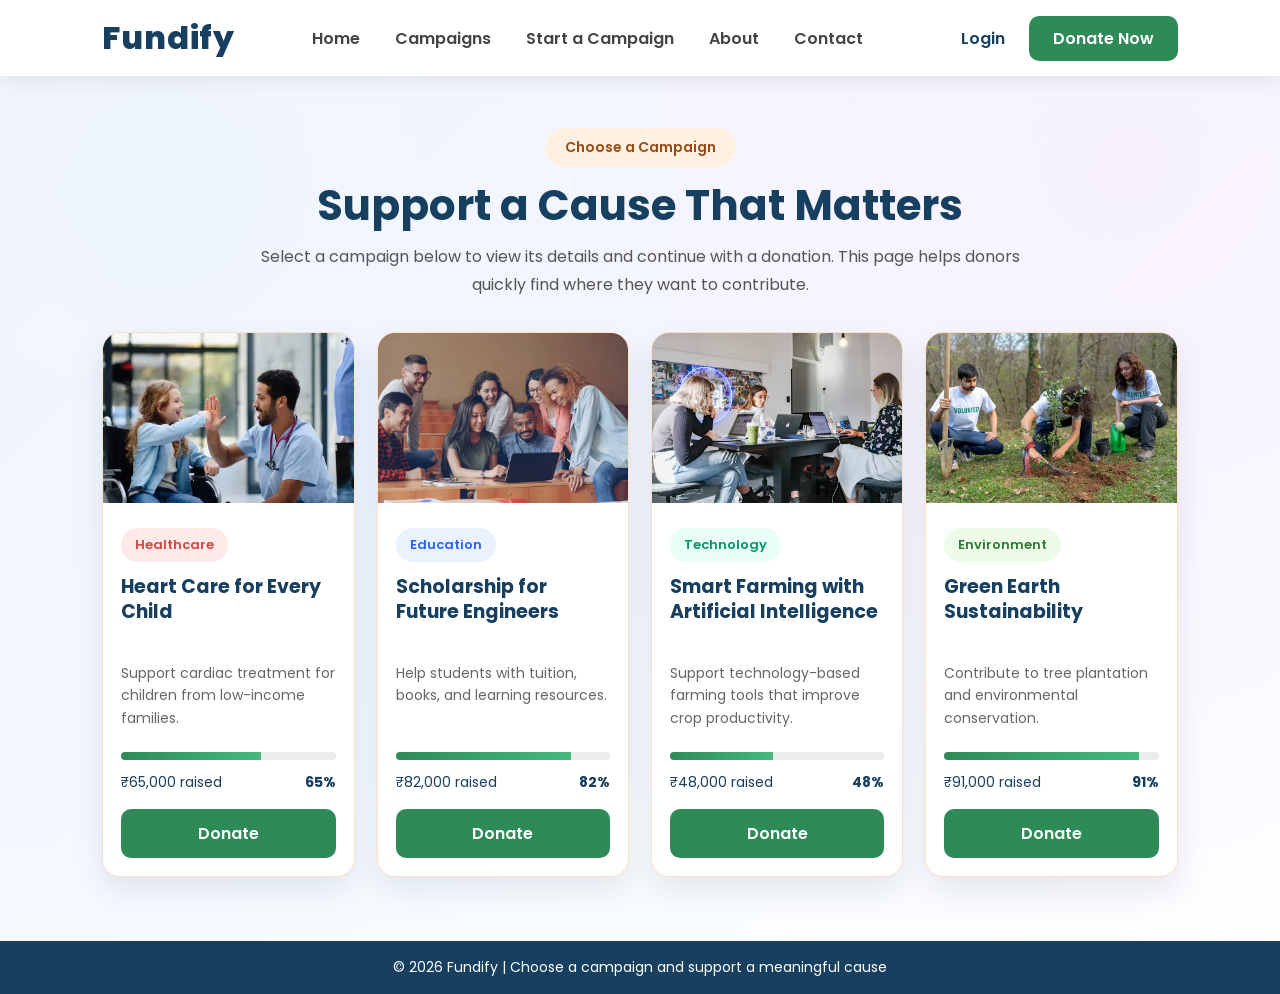
<file: donate.html>
<!DOCTYPE html>
<html lang="en">

<head>

<meta charset="UTF-8">
<meta name="viewport" content="width=device-width, initial-scale=1.0">

<title>Donate | Fundify</title>

<link rel="stylesheet" href="css/style.css">
<link rel="stylesheet" href="css/donate.css">

<link rel="preconnect" href="https://fonts.googleapis.com">
<link rel="preconnect" href="https://fonts.gstatic.com" crossorigin>

<link href="https://fonts.googleapis.com/css2?family=Poppins:wght@300;400;500;600;700;800&display=swap" rel="stylesheet">

</head>

<body>

<header>

    <nav class="navbar">

        <div class="logo">
            <h2><a href="index.html">Fundify</a></h2>
        </div>

        <ul class="nav-links">

            <li><a href="index.html">Home</a></li>
            <li><a href="campaigns.html">Campaigns</a></li>
            <li><a href="create-campaign.html">Start a Campaign</a></li>
            <li><a href="about.html">About</a></li>
            <li><a href="contact.html">Contact</a></li>

        </ul>

        <div class="nav-buttons">

            <a href="login.html" class="login-btn">Login</a>
            <a href="donate.html" class="donate-btn">Donate Now</a>

        </div>

    </nav>

</header>

<section class="donate-section">

    <div class="donate-container">

        <div class="donate-heading">

            <span class="donate-tag">Choose a Campaign</span>

            <h1>Support a Cause That Matters</h1>

            <p>
                Select a campaign below to view its details and continue with a donation.
                This page helps donors quickly find where they want to contribute.
            </p>

        </div>

        <div class="donate-grid">

            <div class="donate-card">

                <img src="images/campaign1.jpg" alt="Heart Care Campaign">

                <div class="donate-card-content">

                    <span class="donate-category healthcare">Healthcare</span>

                    <h3>Heart Care for Every Child</h3>

                    <p>Support cardiac treatment for children from low-income families.</p>

                    <div class="donate-progress">
                        <div style="width:65%;"></div>
                    </div>

                    <div class="donate-info">
                        <span>₹65,000 raised</span>
                        <strong>65%</strong>
                    </div>

                    <a href="heart-care.html">Donate</a>

                </div>

            </div>

            <div class="donate-card">

                <img src="images/campaign2.jpg" alt="Scholarship Campaign">

                <div class="donate-card-content">

                    <span class="donate-category education">Education</span>

                    <h3>Scholarship for Future Engineers</h3>

                    <p>Help students with tuition, books, and learning resources.</p>

                    <div class="donate-progress">
                        <div style="width:82%;"></div>
                    </div>

                    <div class="donate-info">
                        <span>₹82,000 raised</span>
                        <strong>82%</strong>
                    </div>

                    <a href="scholarship.html">Donate</a>

                </div>

            </div>

            <div class="donate-card">

                <img src="images/campaign3.jpg" alt="Smart Farming Campaign">

                <div class="donate-card-content">

                    <span class="donate-category technology">Technology</span>

                    <h3>Smart Farming with Artificial Intelligence</h3>

                    <p>Support technology-based farming tools that improve crop productivity.</p>

                    <div class="donate-progress">
                        <div style="width:48%;"></div>
                    </div>

                    <div class="donate-info">
                        <span>₹48,000 raised</span>
                        <strong>48%</strong>
                    </div>

                    <a href="smart-farming.html">Donate</a>

                </div>

            </div>

            <div class="donate-card">

                <img src="images/campaign4.jpg" alt="Green Earth Campaign">

                <div class="donate-card-content">

                    <span class="donate-category environment">Environment</span>

                    <h3>Green Earth Sustainability</h3>

                    <p>Contribute to tree plantation and environmental conservation.</p>

                    <div class="donate-progress">
                        <div style="width:91%;"></div>
                    </div>

                    <div class="donate-info">
                        <span>₹91,000 raised</span>
                        <strong>91%</strong>
                    </div>

                    <a href="green-earth.html">Donate</a>

                </div>

            </div>

        </div>

    </div>

</section>

<footer class="simple-footer">
    <p>© 2026 Fundify | Choose a campaign and support a meaningful cause</p>
</footer>

</body>
</html>
</file>
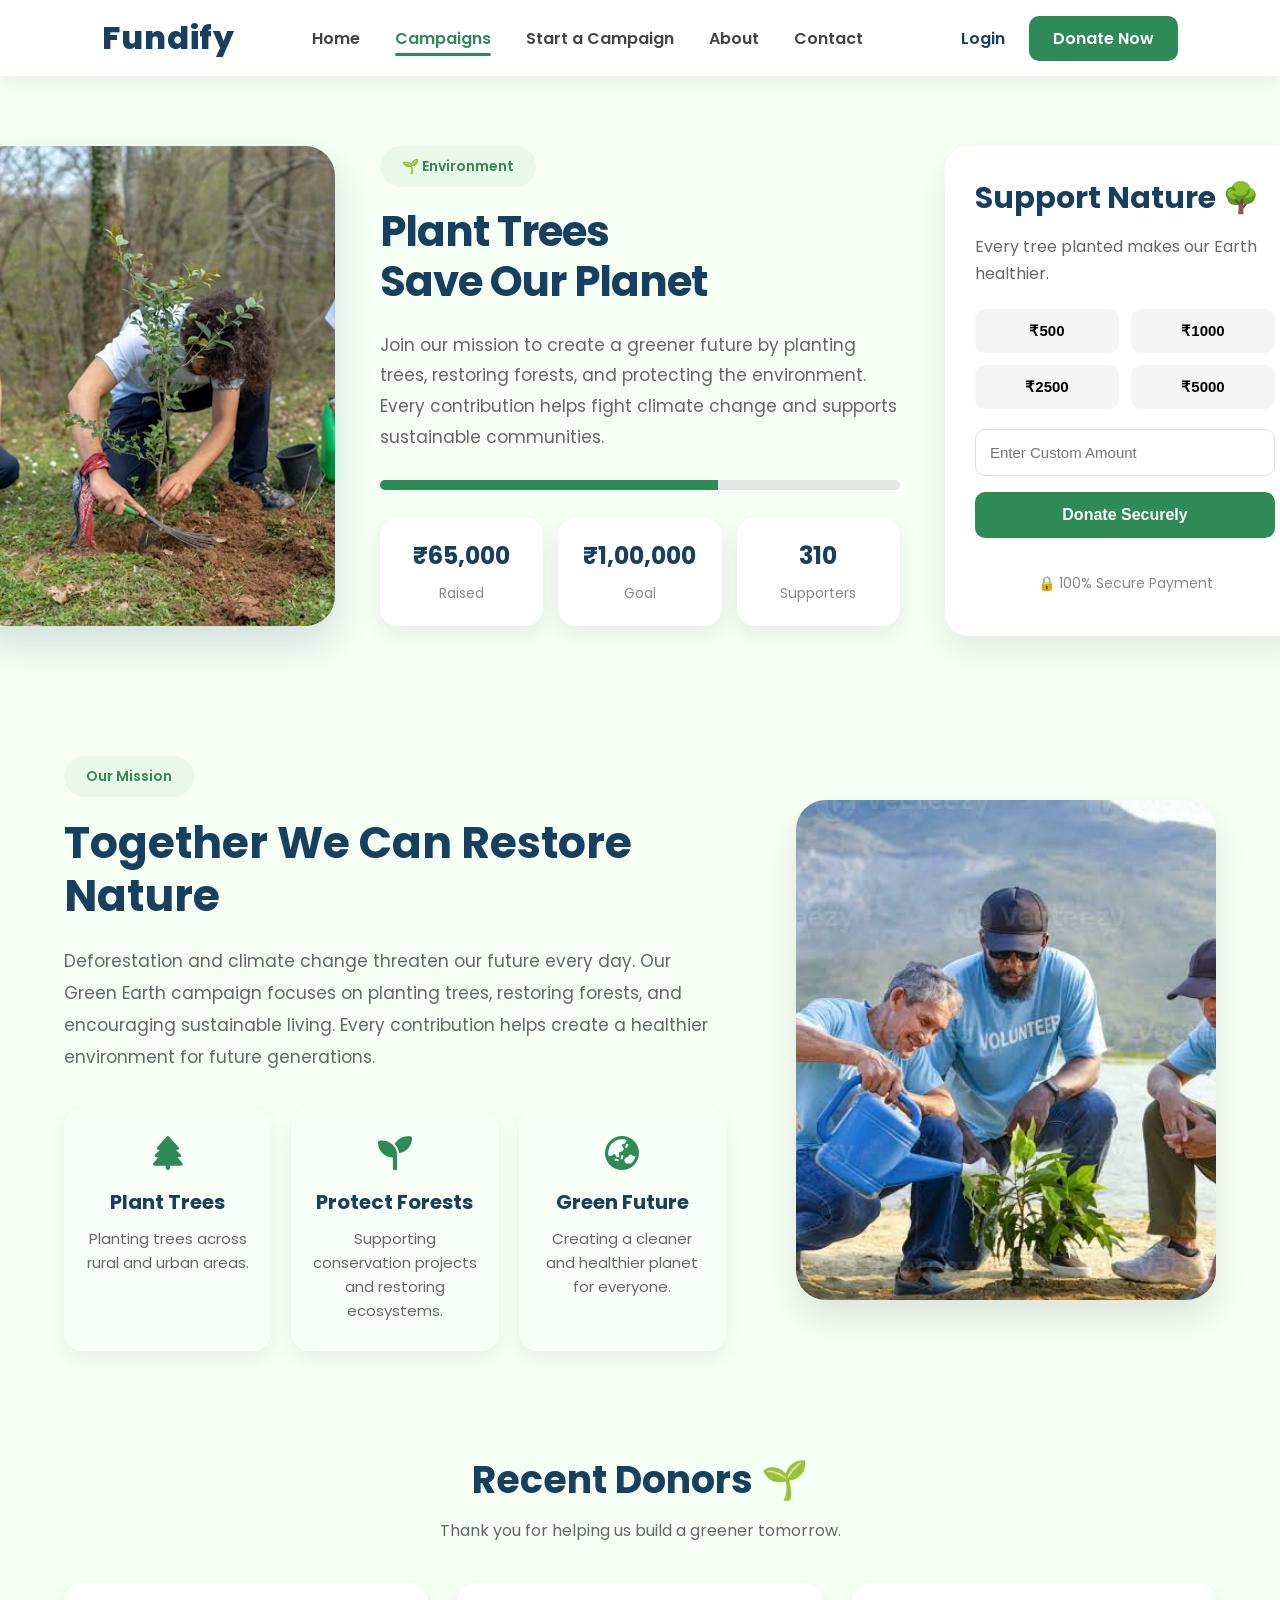
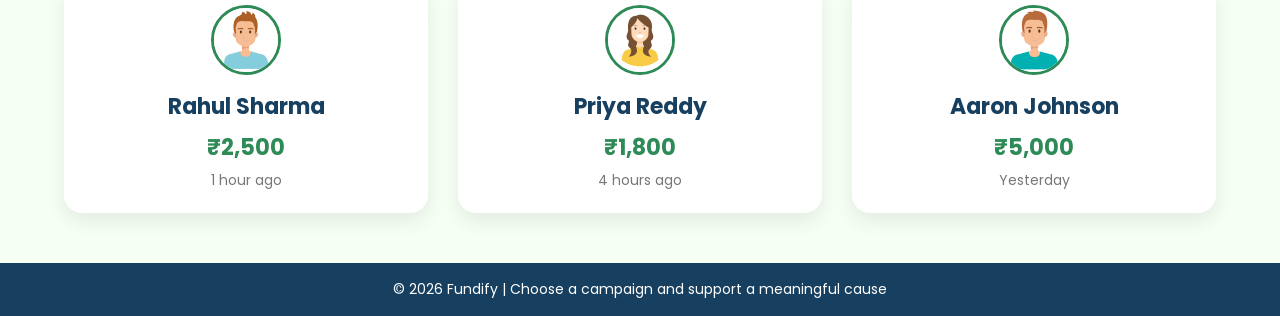
<file: green-earth.html>
<!DOCTYPE html>
<html lang="en">

<head>

<meta charset="UTF-8">
<meta name="viewport" content="width=device-width, initial-scale=1.0">

<title>Green Earth | Fundify</title>

<link rel="stylesheet" href="css/style.css">
<link rel="stylesheet" href="css/green-earth.css">

<link rel="preconnect" href="https://fonts.googleapis.com">
<link rel="preconnect" href="https://fonts.gstatic.com" crossorigin>

<link href="https://fonts.googleapis.com/css2?family=Poppins:wght@300;400;500;600;700;800&display=swap" rel="stylesheet">

<link rel="stylesheet"
href="https://cdnjs.cloudflare.com/ajax/libs/font-awesome/6.5.2/css/all.min.css">

</head>

<body class="campaign-page">

<header>

    <nav class="navbar">

        <div class="logo">
            <h2><a href="index.html">Fundify</a></h2>
        </div>

        <ul class="nav-links">

            <li><a href="index.html">Home</a></li>

            <li><a href="campaigns.html" class="active">Campaigns</a></li>

            <li><a href="create-campaign.html">Start a Campaign</a></li>

            <li><a href="about.html">About</a></li>

            <li><a href="contact.html">Contact</a></li>

        </ul>

        <div class="nav-buttons">

            <a href="login.html" class="login-btn">Login</a>

            <a href="donate.html" class="donate-btn">Donate Now</a>

        </div>

    </nav>

</header>
<section class="hero-section">

    <div class="hero-container">

        <div class="hero-image">

            <img src="images/campaign4.jpg" alt="Green Earth">

        </div>

        <div class="hero-content">

            <span class="campaign-tag">
                🌱 Environment
            </span>

            <h1>
                Plant Trees <br>
                Save Our Planet
            </h1>

            <p>

                Join our mission to create a greener future by planting trees,
                restoring forests, and protecting the environment. Every
                contribution helps fight climate change and supports sustainable
                communities.

            </p>

            <div class="progress-bar">

                <div class="progress-fill" style="width:65%;"></div>

            </div>

            <div class="stats">

                <div class="stat">

                    <h2>₹65,000</h2>

                    <p>Raised</p>

                </div>

                <div class="stat">

                    <h2>₹1,00,000</h2>

                    <p>Goal</p>

                </div>

                <div class="stat">

                    <h2>310</h2>

                    <p>Supporters</p>

                </div>

            </div>

        </div>

        <div class="donation-card">

            <h2>Support Nature 🌳</h2>

            <p>

                Every tree planted makes our Earth healthier.

            </p>

            <div class="amount-grid">

                <button>₹500</button>

                <button>₹1000</button>

                <button>₹2500</button>

                <button>₹5000</button>

            </div>

            <input type="text" placeholder="Enter Custom Amount">

            <button class="donate-main-btn">

                Donate Securely

            </button>
<br>
            <div class="secure">

                🔒 100% Secure Payment

            </div>

        </div>

    </div>

</section>
<section class="mission-section">

    <div class="mission-container">

        <div class="mission-text">

            <span class="mission-tag">

                Our Mission

            </span>

            <h2>

                Together We Can
                Restore Nature

            </h2>

            <p>

                Deforestation and climate change threaten our future every day.
                Our Green Earth campaign focuses on planting trees, restoring
                forests, and encouraging sustainable living. Every contribution
                helps create a healthier environment for future generations.

            </p>

            <div class="mission-cards">

                <div class="mission-card">

                    <i class="fa-solid fa-tree"></i>

                    <h3>Plant Trees</h3>

                    <p>

                        Planting trees across
                        rural and urban areas.

                    </p>

                </div>

                <div class="mission-card">

                    <i class="fa-solid fa-seedling"></i>

                    <h3>Protect Forests</h3>

                    <p>

                        Supporting conservation projects
                        and restoring ecosystems.

                    </p>

                </div>

                <div class="mission-card">

                    <i class="fa-solid fa-earth-asia"></i>

                    <h3>Green Future</h3>

                    <p>

                        Creating a cleaner and healthier
                        planet for everyone.

                    </p>

                </div>

            </div>

        </div>

        <div class="environment-image">

            <img src="images/environment.jpg" alt="Tree Plantation">

        </div>

    </div>

</section>


    </p>
    <section class="donors-section">

    <div class="container">

        <div class="section-heading">

            <h2>Recent Donors 🌱</h2>

            <p>
                Thank you for helping us build a greener tomorrow.
            </p>

        </div>

        <div class="donors-grid">

            <div class="donor-card">

                <img src="images/user1.jpg" alt="Rahul Sharma">

                <h3>Rahul Sharma</h3>

                <span>₹2,500</span>

                <small>1 hour ago</small>

            </div>

            <div class="donor-card">

                <img src="images/user2.jpg" alt="Priya Reddy">

                <h3>Priya Reddy</h3>

                <span>₹1,800</span>

                <small>4 hours ago</small>

            </div>

            <div class="donor-card">

                <img src="images/user3.jpg" alt="Aaron Johnson">

                <h3>Aaron Johnson</h3>

                <span>₹5,000</span>

                <small>Yesterday</small>

            </div>

        </div>

    </div>

</section>

<footer class="simple-footer">
    <p>© 2026 Fundify | Choose a campaign and support a meaningful cause</p>
</footer>


</body>
<script src="js/script.js"></script>
</html>
</file>
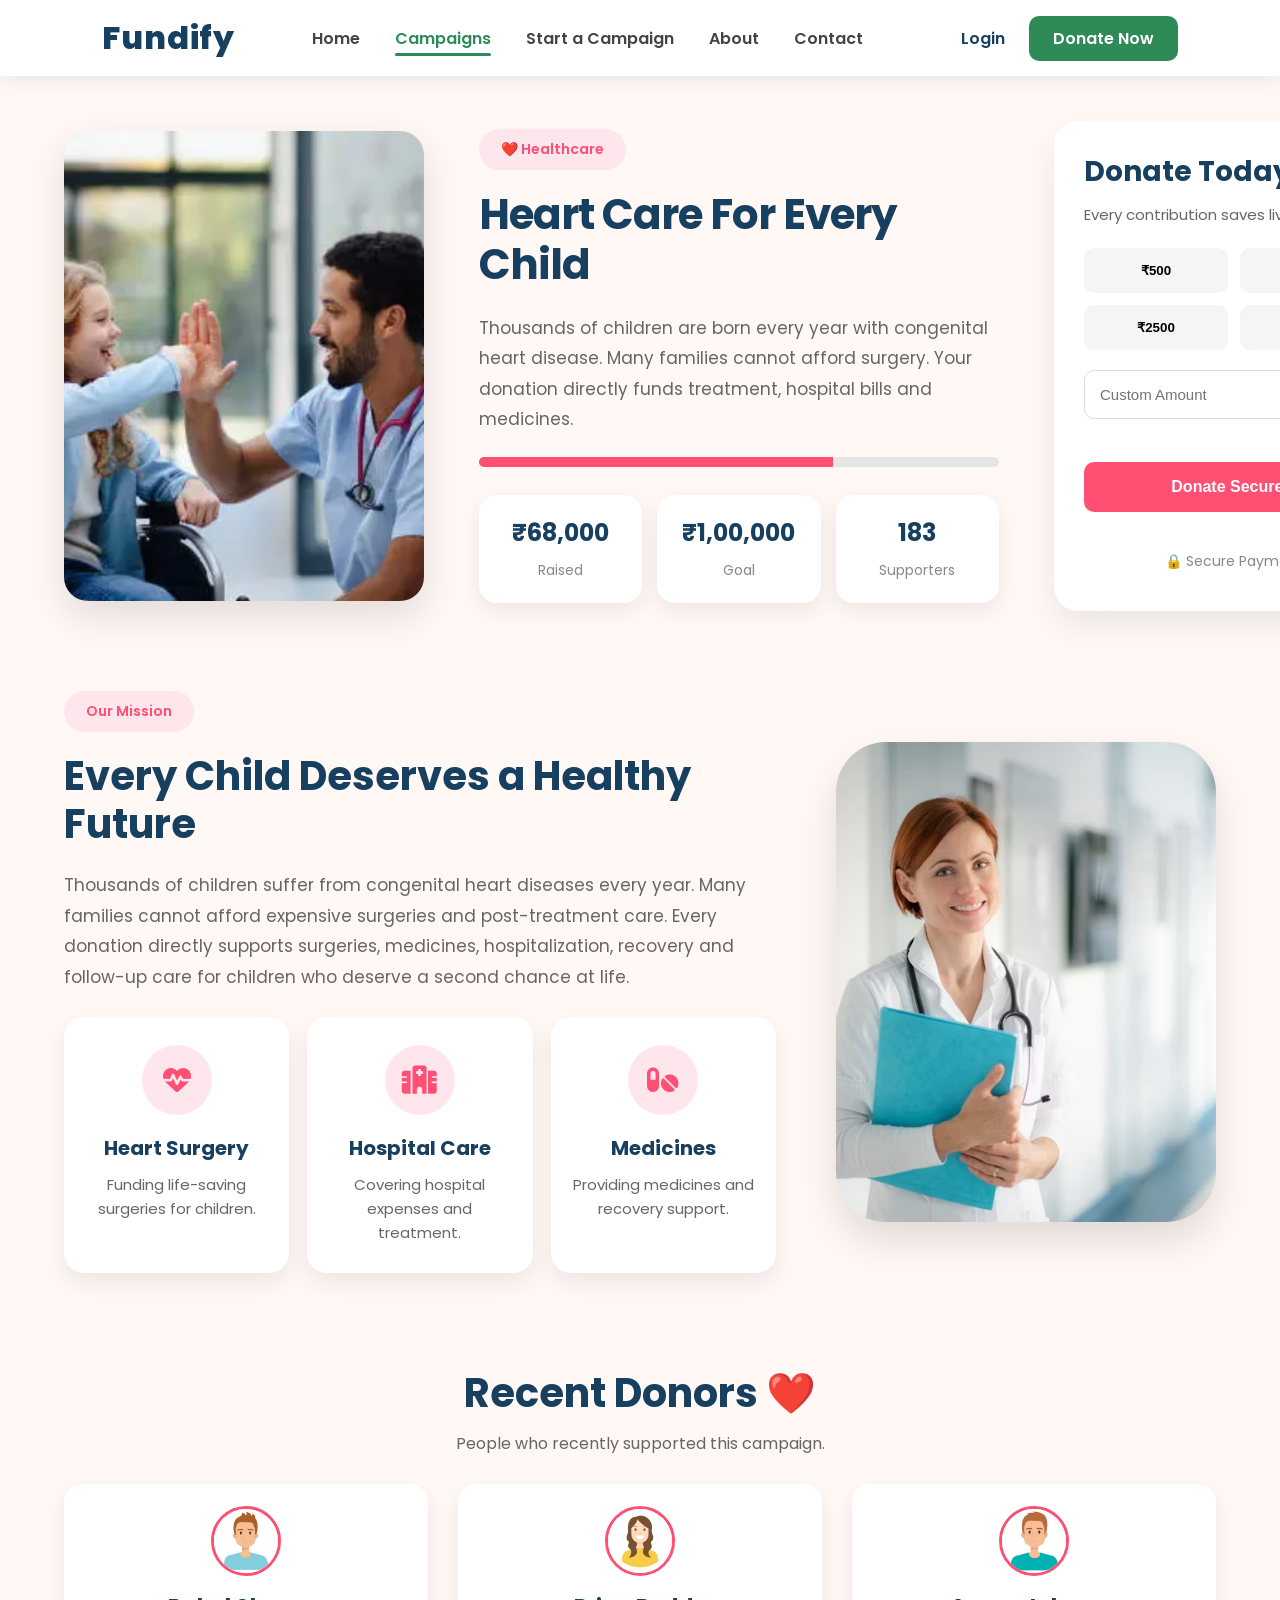
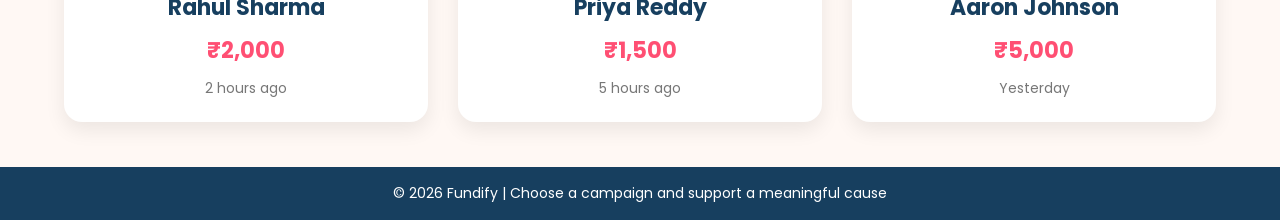
<file: heart-care.html>
<!DOCTYPE html>
<html lang="en">

<head>

<meta charset="UTF-8">
<meta name="viewport" content="width=device-width, initial-scale=1.0">

<title>Heart Care | Fundify</title>

<link rel="stylesheet" href="css/style.css">
<link rel="stylesheet" href="css/heart-care.css">

<link rel="preconnect" href="https://fonts.googleapis.com">
<link rel="preconnect" href="https://fonts.gstatic.com" crossorigin>

<link href="https://fonts.googleapis.com/css2?family=Poppins:wght@300;400;500;600;700;800&display=swap" rel="stylesheet">

<link rel="stylesheet"
href="https://cdnjs.cloudflare.com/ajax/libs/font-awesome/6.5.2/css/all.min.css">

</head>

<body class="campaign-page">

<header>

    <nav class="navbar">

        <div class="logo">
            <h2><a href="index.html">Fundify</a></h2>
        </div>

        <ul class="nav-links">

            <li><a href="index.html">Home</a></li>

            <li><a href="campaigns.html" class="active">Campaigns</a></li>

            <li><a href="create-campaign.html">Start a Campaign</a></li>

            <li><a href="about.html">About</a></li>

            <li><a href="contact.html">Contact</a></li>

        </ul>

        <div class="nav-buttons">

            <a href="login.html" class="login-btn">Login</a>

            <a href="donate.html" class="donate-btn">Donate Now</a>

        </div>

    </nav>

</header>
<section class="hero-section">

<div class="hero-container">

<div class="hero-image">

<img src="images/campaign1.jpg" alt="Heart Care">

</div>

<div class="hero-content">

<span class="campaign-tag">
❤️ Healthcare
</span>

<h1>
Heart Care For Every Child
</h1>

<p>

Thousands of children are born every year with congenital heart disease.
Many families cannot afford surgery.
Your donation directly funds treatment,
hospital bills and medicines.

</p>

<div class="progress-bar">

<div class="progress-fill"></div>

</div>

<div class="stats">

<div class="stat">

<h2>₹68,000</h2>

<p>Raised</p>

</div>

<div class="stat">

<h2>₹1,00,000</h2>

<p>Goal</p>

</div>

<div class="stat">

<h2>183</h2>

<p>Supporters</p>

</div>

</div>

</div>

<div class="donation-card">

<h2>Donate Today ❤️</h2>

<p>
Every contribution saves lives.
</p>

<div class="amount-grid">

<button>₹500</button>
<button>₹1000</button>
<button>₹2500</button>
<button>₹5000</button>

</div>

<input type="text" placeholder="Custom Amount">
<br>
<button class="donate-main-btn">

Donate Securely

</button>

<div class="secure">

<br>
🔒 Secure Payment

</div>

</div>

</div>

</section>

<section class="mission-section">

    <div class="mission-container">

        <div class="mission-content">

            <span class="mission-tag">
                Our Mission
            </span>

            <h2>
                Every Child Deserves a Healthy Future
            </h2>

            <p>

                Thousands of children suffer from congenital heart diseases every year.
                Many families cannot afford expensive surgeries and post-treatment care.

                Every donation directly supports surgeries, medicines,
                hospitalization, recovery and follow-up care for children
                who deserve a second chance at life.

            </p>

            <div class="feature-grid">

                <div class="feature-card">

                    <i class="fa-solid fa-heart-pulse"></i>

                    <h3>Heart Surgery</h3>

                    <p>
                        Funding life-saving surgeries for children.
                    </p>

                </div>

                <div class="feature-card">

                    <i class="fa-solid fa-hospital"></i>

                    <h3>Hospital Care</h3>

                    <p>
                        Covering hospital expenses and treatment.
                    </p>

                </div>

                <div class="feature-card">

                    <i class="fa-solid fa-pills"></i>

                    <h3>Medicines</h3>

                    <p>
                        Providing medicines and recovery support.
                    </p>

                </div>

            </div>

        </div>

        <div class="doctor-image">

            <img src="images/doctor.jpg" alt="Doctor">

        </div>

    </div>

</section>

<section class="donors-section">

    <div class="donors-container">

        <h2>
            Recent Donors ❤️
        </h2>

        <p>
            People who recently supported this campaign.
        </p>

        <div class="donor-grid">

            <div class="donor-card">

                <img src="images/user1.jpg" alt="Rahul Sharma">

                <h3>Rahul Sharma</h3>

                <span>₹2,000</span>

                <small>2 hours ago</small>

            </div>

            <div class="donor-card">

                <img src="images/user2.jpg" alt="Priya Reddy">

                <h3>Priya Reddy</h3>

                <span>₹1,500</span>

                <small>5 hours ago</small>

            </div>

            <div class="donor-card">

                <img src="images/user3.jpg" alt="Aaron Johnson">

                <h3>Aaron Johnson</h3>

                <span>₹5,000</span>

                <small>Yesterday</small>

            </div>

        </div>

    </div>

</section>

<footer class="simple-footer">
    <p>© 2026 Fundify | Choose a campaign and support a meaningful cause</p>
</footer>

<script src="js/script.js"></script>
</body>
</html>
</file>
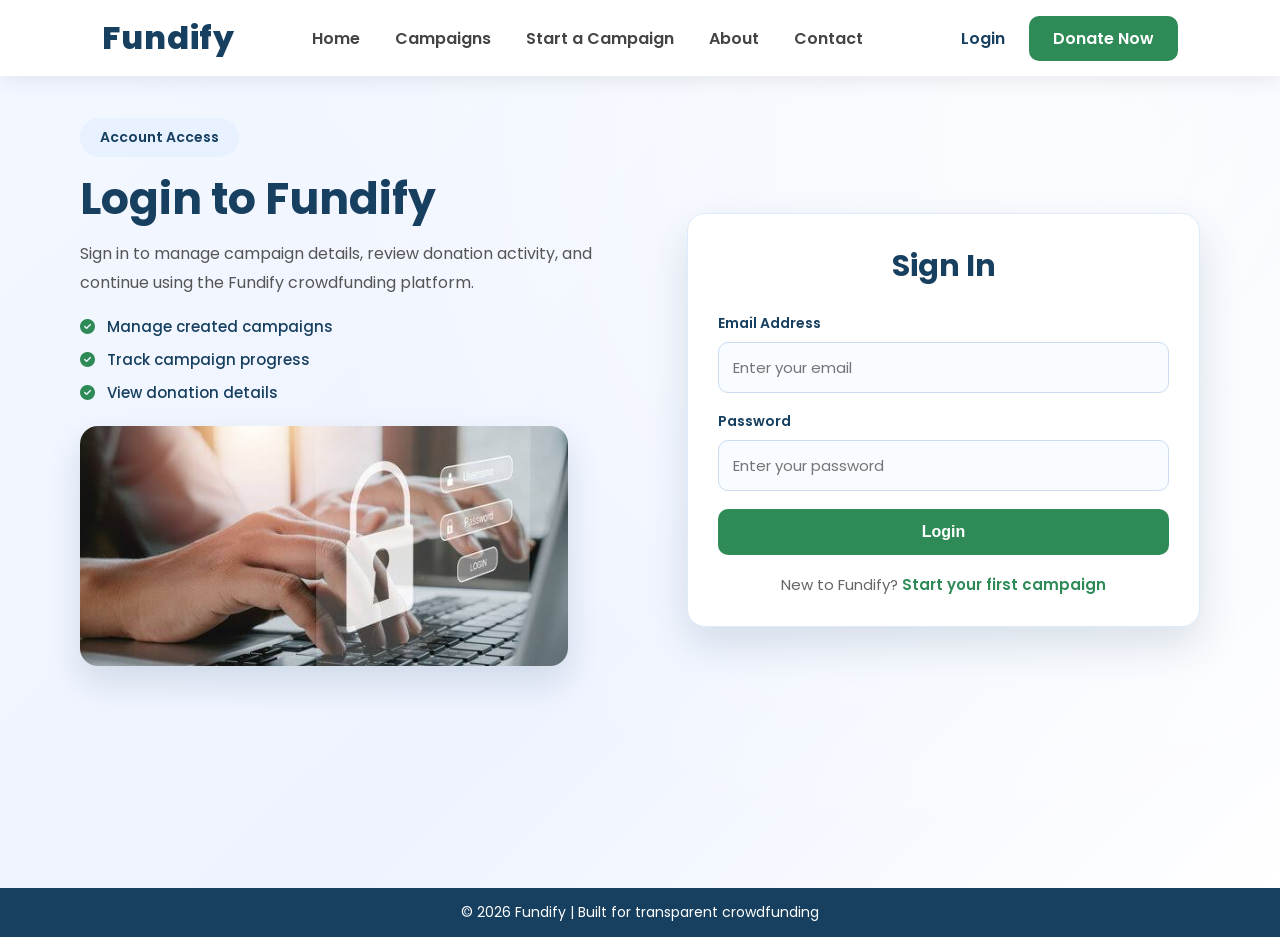
<file: login.html>
<!DOCTYPE html>
<html lang="en">

<head>

<meta charset="UTF-8">
<meta name="viewport" content="width=device-width, initial-scale=1.0">

<title>Login | Fundify</title>

<link rel="stylesheet" href="css/style.css">
<link rel="stylesheet" href="css/login.css">

<link rel="preconnect" href="https://fonts.googleapis.com">
<link rel="preconnect" href="https://fonts.gstatic.com" crossorigin>

<link href="https://fonts.googleapis.com/css2?family=Poppins:wght@300;400;500;600;700;800&display=swap" rel="stylesheet">

<link rel="stylesheet"
href="https://cdnjs.cloudflare.com/ajax/libs/font-awesome/6.5.2/css/all.min.css">

</head>

<body>

<header>

<nav class="navbar">

<div class="logo">

<h2><a href="index.html">Fundify</a></h2>

</div>

<ul class="nav-links">

<li><a href="index.html">Home</a></li>

<li><a href="campaigns.html">Campaigns</a></li>

<li><a href="create-campaign.html">Start a Campaign</a></li>

<li><a href="about.html">About</a></li>

<li><a href="contact.html">Contact</a></li>

</ul>

<div class="nav-buttons">

<a href="login.html" class="login-btn active">Login</a>

<a href="donate.html" class="donate-btn">Donate Now</a>

</div>

</nav>

</header>

<section class="login-section">

    <div class="login-container">

        <div class="login-content">

            <span class="login-tag">Account Access</span>

            <h1>Login to Fundify</h1>

            <p>
                Sign in to manage campaign details, review donation activity,
                and continue using the Fundify crowdfunding platform.
            </p>

            <div class="login-info-list">

                <div class="login-info-item">
                    <i class="fas fa-check-circle"></i>
                    <span>Manage created campaigns</span>
                </div>

                <div class="login-info-item">
                    <i class="fas fa-check-circle"></i>
                    <span>Track campaign progress</span>
                </div>

                <div class="login-info-item">
                    <i class="fas fa-check-circle"></i>
                    <span>View donation details</span>
                </div>

            </div>

            <img src="images/login.png" alt="Login Illustration">

        </div>

        <div class="login-card">

            <h2>Sign In</h2>

            <form id="loginForm">

                <div class="form-group">
                    <label for="loginEmail">Email Address</label>
                    <input
                        type="email"
                        id="loginEmail"
                        placeholder="Enter your email"
                    >
                </div>

                <div class="form-group">
                    <label for="loginPassword">Password</label>
                    <input
                        type="password"
                        id="loginPassword"
                        placeholder="Enter your password"
                    >
                </div>

                <button type="submit">Login</button>

                <p id="loginMessage" class="login-message"></p>

            </form>

            <p class="signup-text">

                New to Fundify?

                <a href="create-campaign.html">
                    Start your first campaign
                </a>

            </p>

        </div>

    </div>

</section>

<footer class="simple-footer">
    <p>© 2026 Fundify | Built for transparent crowdfunding</p>
</footer>

<script src="js/script.js"></script>

</body>
</html>
</file>
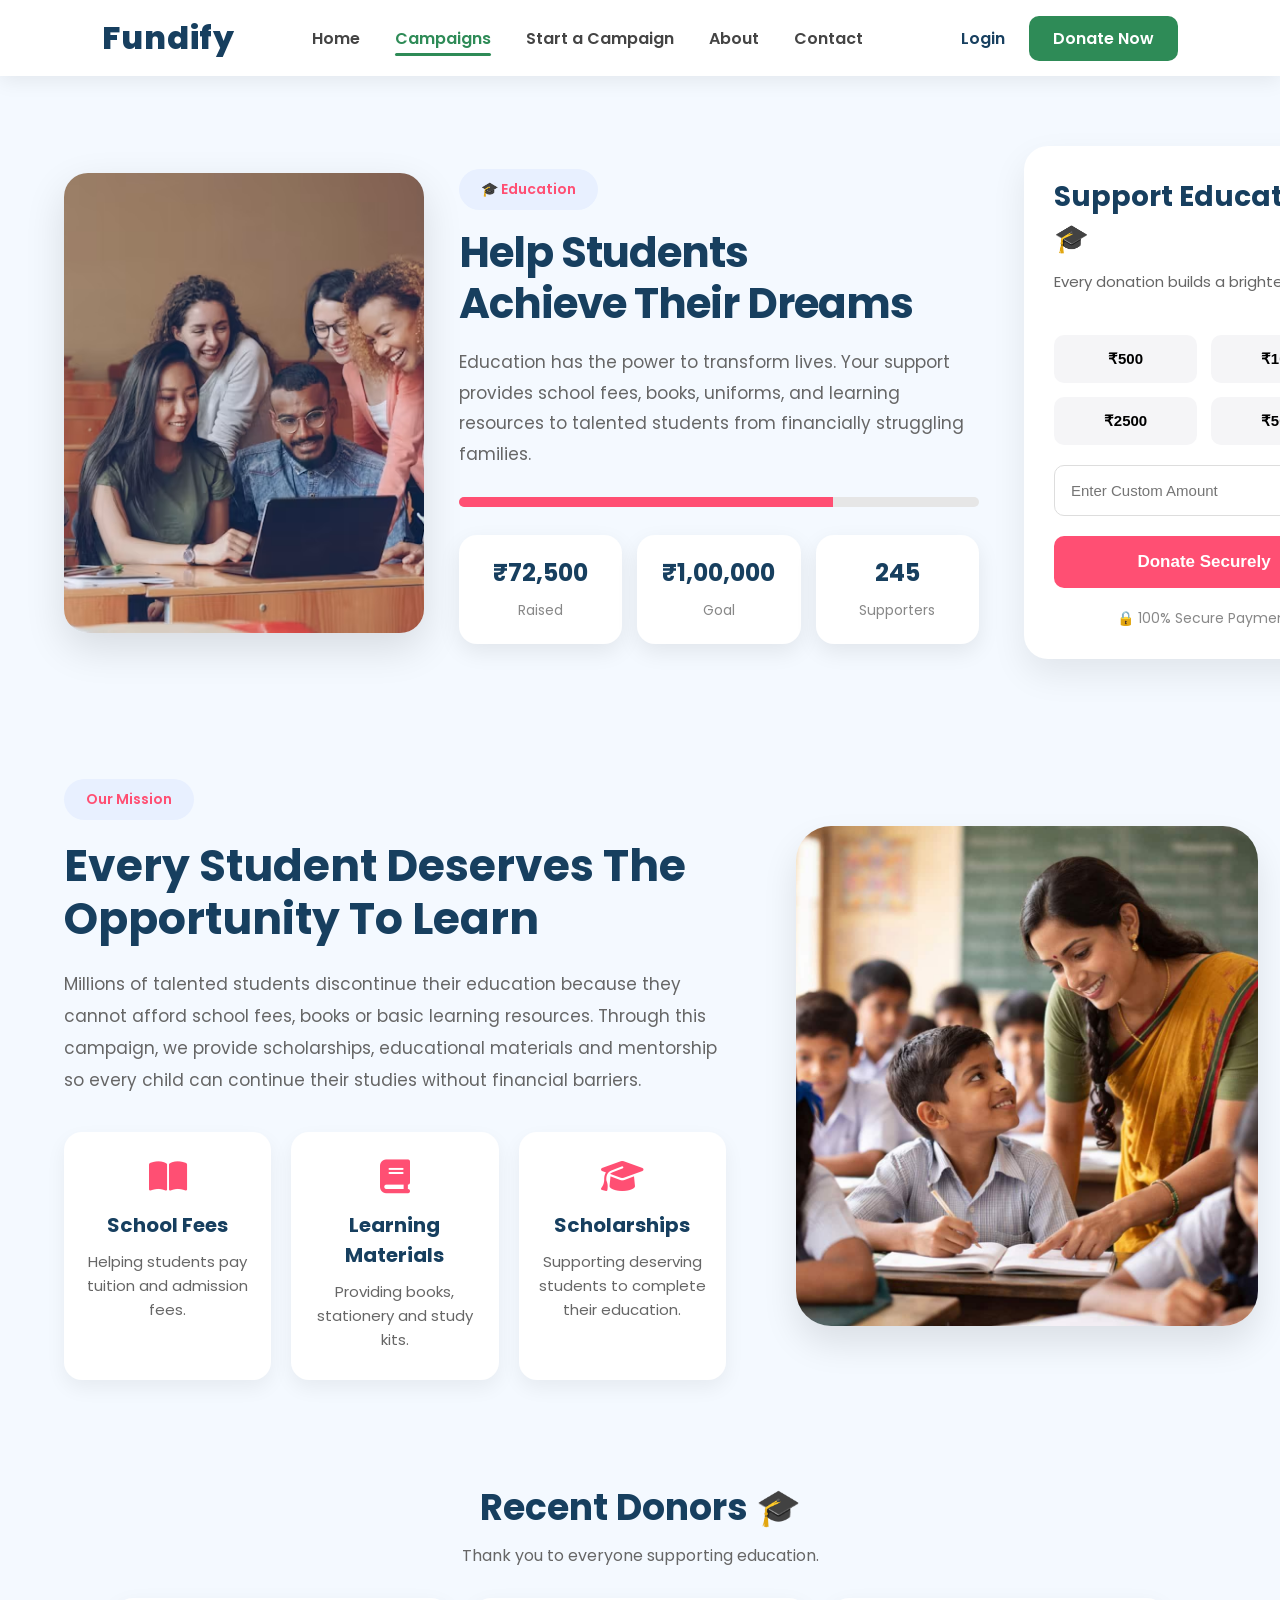
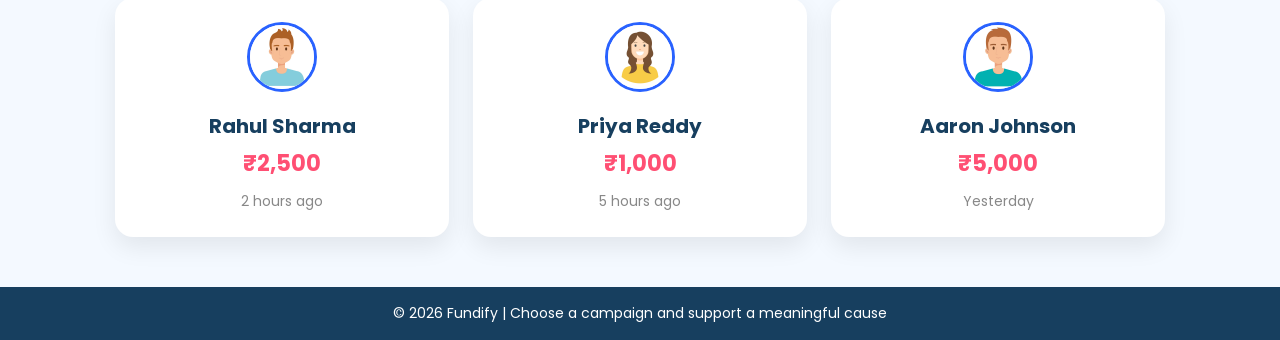
<file: scholarship.html>
<!DOCTYPE html>
<html lang="en">

<head>
    <meta charset="UTF-8">
    <meta name="viewport" content="width=device-width, initial-scale=1.0">
    <title>Scholarship | Fundify</title>

    <link rel="stylesheet" href="css/style.css">
    <link rel="stylesheet" href="css/scholarship.css">

    <link href="https://fonts.googleapis.com/css2?family=Poppins:wght@300;400;500;600;700;800&display=swap" rel="stylesheet">

    <link rel="stylesheet"
    href="https://cdnjs.cloudflare.com/ajax/libs/font-awesome/6.5.2/css/all.min.css">
</head>

<body class="campaign-page">
    <header>

    <nav class="navbar">

        <div class="logo">
            <h2><a href="index.html">Fundify</a></h2>
        </div>

        <ul class="nav-links">

            <li><a href="index.html">Home</a></li>

            <li><a href="campaigns.html" class="active">Campaigns</a></li>

            <li><a href="create-campaign.html">Start a Campaign</a></li>

            <li><a href="about.html">About</a></li>

            <li><a href="contact.html">Contact</a></li>

        </ul>

        <div class="nav-buttons">

            <a href="login.html" class="login-btn">Login</a>

            <a href="donate.html" class="donate-btn">Donate Now</a>

        </div>

    </nav>

</header>
    <section class="hero-section">

    <div class="hero-container">

        <div class="hero-image">

            <img src="images/campaign2.jpg" alt="Scholarship">

        </div>

        <div class="hero-content">

            <span class="campaign-tag">
                🎓 Education
            </span>

            <h1>
                Help Students <br>
                Achieve Their Dreams
            </h1>

            <p>

                Education has the power to transform lives.
                Your support provides school fees, books,
                uniforms, and learning resources to talented
                students from financially struggling families.

            </p>

            <div class="progress-bar">

                <div class="progress-fill" style="width:72%;"></div>

            </div>

            <div class="stats">

                <div class="stat">

                    <h2>₹72,500</h2>

                    <p>Raised</p>

                </div>

                <div class="stat">

                    <h2>₹1,00,000</h2>

                    <p>Goal</p>

                </div>

                <div class="stat">

                    <h2>245</h2>

                    <p>Supporters</p>

                </div>

            </div>

        </div>

        <div class="donation-card">

            <h2>Support Education 🎓

            </h2>
        <p>
                Every donation builds a brighter future.
            </p>

            <div class="amount-grid">

                <button>₹500</button>

                <button>₹1000</button>

                <button>₹2500</button>

                <button>₹5000</button>

            </div>

            <input
                type="text"
                placeholder="Enter Custom Amount">

            <button class="donate-main-btn">

                Donate Securely

            </button>

            <div class="secure">

                🔒 100% Secure Payment

            </div>

        </div>

    </div>

</section>
<section class="mission-section">

    <div class="mission-container">

        <div class="mission-text">

            <span class="mission-tag">

                Our Mission

            </span>

            <h2>

                Every Student Deserves
                The Opportunity To Learn

            </h2>

            <p>

                Millions of talented students discontinue their education
                because they cannot afford school fees, books or basic
                learning resources.

                Through this campaign, we provide scholarships,
                educational materials and mentorship so every child can
                continue their studies without financial barriers.

            </p>

            <div class="mission-cards">

                <div class="mission-card">

                    <i class="fa-solid fa-book-open"></i>

                    <h3>School Fees</h3>

                    <p>

                        Helping students pay tuition
                        and admission fees.

                    </p>

                </div>

                <div class="mission-card">

                    <i class="fa-solid fa-book"></i>

                    <h3>Learning Materials</h3>

                    <p>

                        Providing books,
                        stationery and study kits.

                    </p>

                </div>

                <div class="mission-card">

                    <i class="fa-solid fa-graduation-cap"></i>

                    <h3>Scholarships</h3>

                    <p>

                        Supporting deserving students
                        to complete their education.

                    </p>

                </div>

            </div>

        </div>

        <div class="teacher-image">

            <img src="images/teacher.jpg" alt="Teacher Helping Students">

        </div>

    </div>

</section>
<section class="donors-section">

    <div class="container">

        <div class="section-heading">

            <h2>Recent Donors 🎓</h2>

            <p>
                Thank you to everyone supporting education.
            </p>

        </div>

        <div class="donors-grid">

            <div class="donor-card">

                <img src="images/user1.jpg" alt="Donor">

                <h3>Rahul Sharma</h3>

                <span>₹2,500</span>

                <small>2 hours ago</small>

            </div>

            <div class="donor-card">

                <img src="images/user2.jpg" alt="Donor">

                <h3>Priya Reddy</h3>

                <span>₹1,000</span>

                <small>5 hours ago</small>

            </div>

            <div class="donor-card">

                <img src="images/user3.jpg" alt="Donor">

                <h3>Aaron Johnson</h3>

                <span>₹5,000</span>

                <small>Yesterday</small>

            </div>

        </div>

    </div>

</section>

<footer class="simple-footer">
    <p>© 2026 Fundify | Choose a campaign and support a meaningful cause</p>
</footer>

<script src="js/script.js"></script>
</body>
</html>
</file>
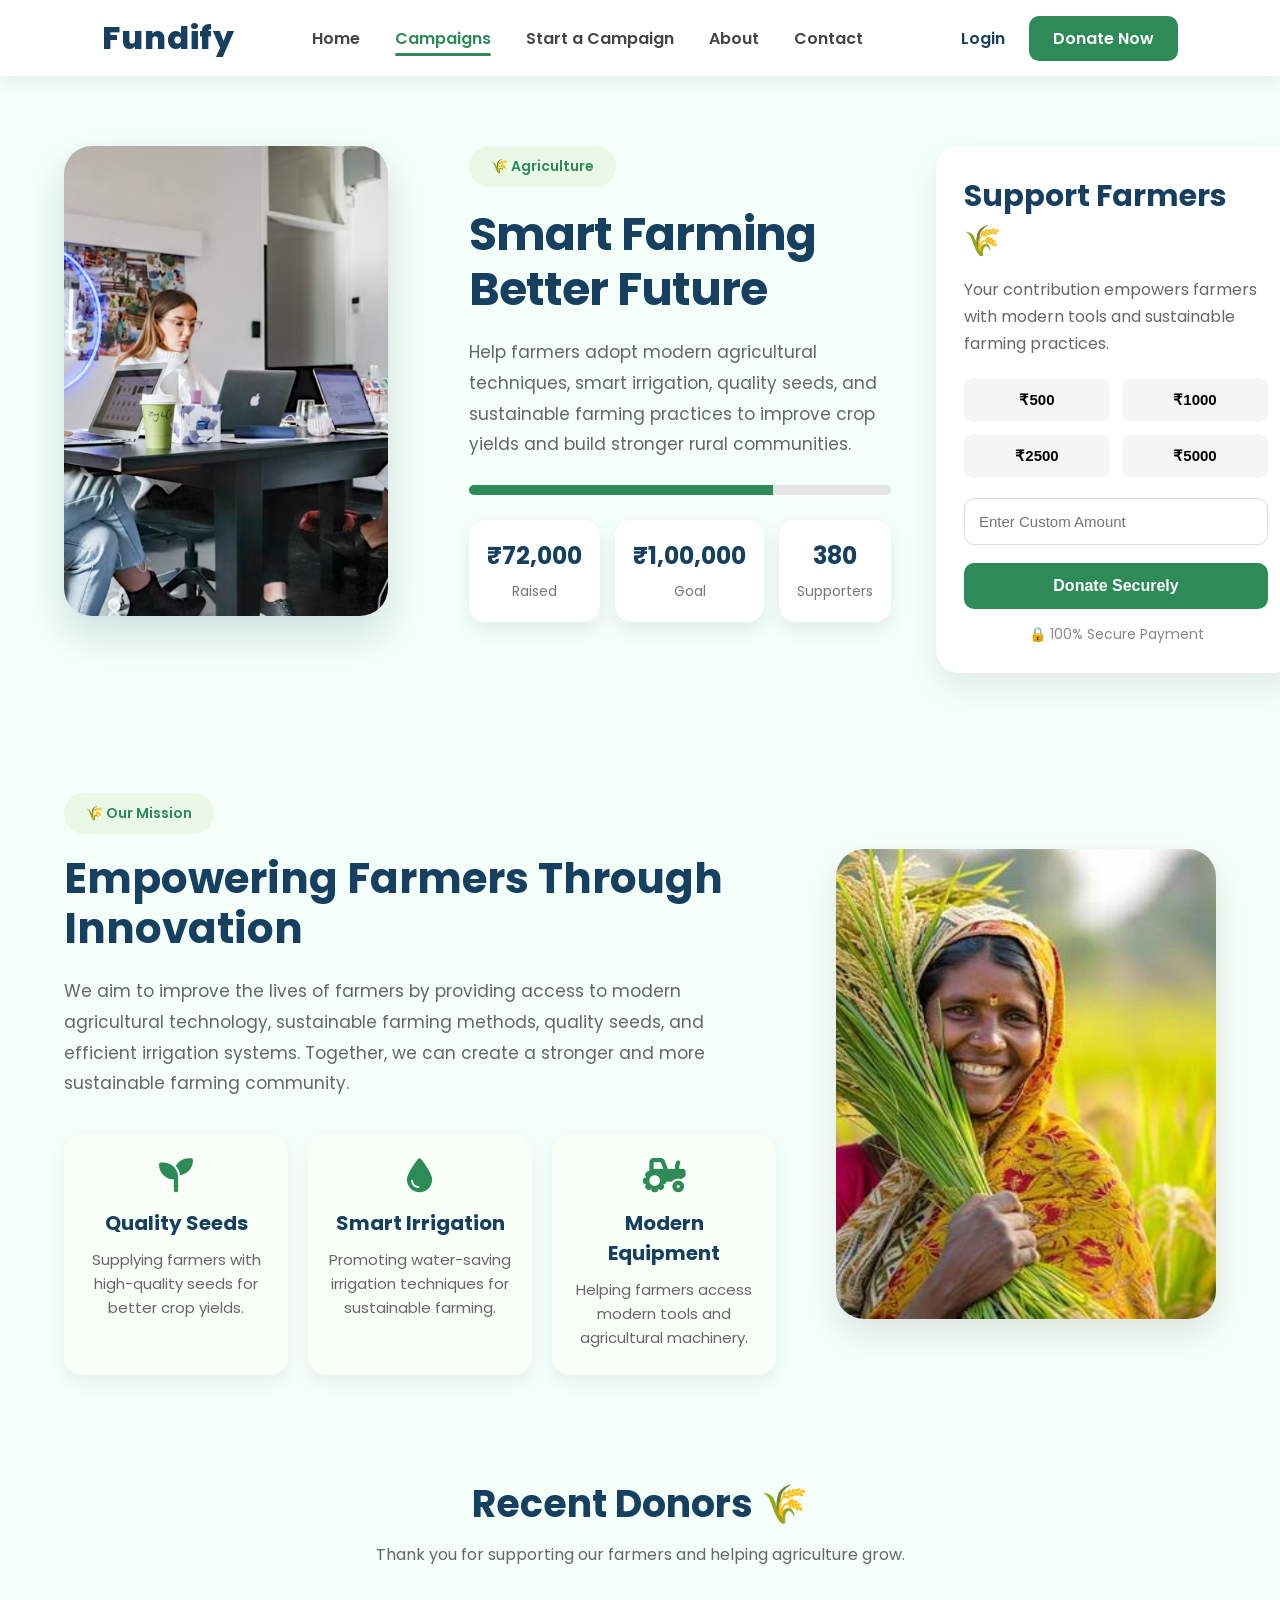
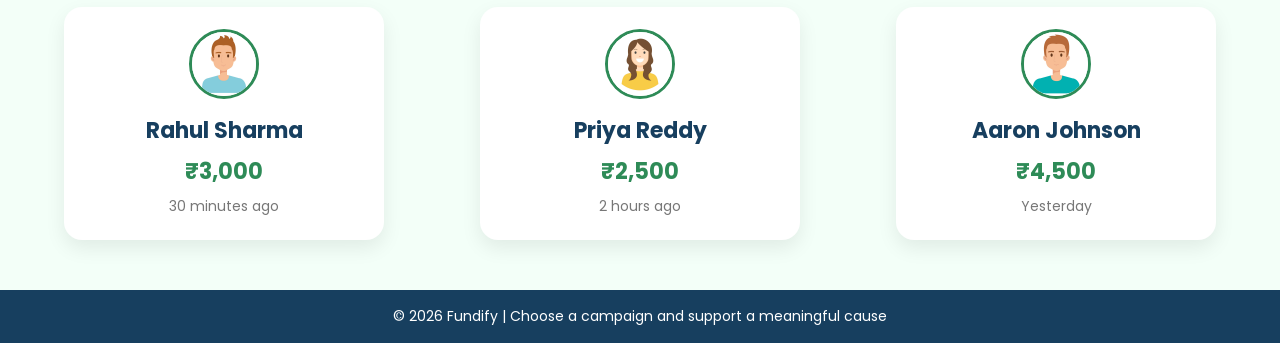
<file: smart-farming.html>
<!DOCTYPE html>
<html lang="en">

<head>

<meta charset="UTF-8">
<meta name="viewport" content="width=device-width, initial-scale=1.0">

<title>Smart Farming | Fundify</title>

<link rel="stylesheet" href="css/style.css">
<link rel="stylesheet" href="css/smart-farming.css">

<link rel="preconnect" href="https://fonts.googleapis.com">
<link rel="preconnect" href="https://fonts.gstatic.com" crossorigin>

<link href="https://fonts.googleapis.com/css2?family=Poppins:wght@300;400;500;600;700;800&display=swap" rel="stylesheet">

<link rel="stylesheet"
href="https://cdnjs.cloudflare.com/ajax/libs/font-awesome/6.5.2/css/all.min.css">

</head>

<body class="campaign-page">

<header>

    <nav class="navbar">

        <div class="logo">
            <h2><a href="index.html">Fundify</a></h2>
        </div>

        <ul class="nav-links">

            <li><a href="index.html">Home</a></li>

            <li><a href="campaigns.html" class="active">Campaigns</a></li>

            <li><a href="create-campaign.html">Start a Campaign</a></li>

            <li><a href="about.html">About</a></li>

            <li><a href="contact.html">Contact</a></li>

        </ul>

        <div class="nav-buttons">

            <a href="login.html" class="login-btn">Login</a>

            <a href="donate.html" class="donate-btn">Donate Now</a>

        </div>

    </nav>

</header>
<section class="hero-section">

    <div class="hero-container">

        <div class="hero-image">

            <img src="images/campaign3.jpg" alt="Smart Farming">

        </div>

        <div class="hero-content">

            <span class="campaign-tag">
                🌾 Agriculture
            </span>

            <h1>
                Smart Farming <br>
                Better Future
            </h1>

            <p>

                Help farmers adopt modern agricultural techniques, smart irrigation,
                quality seeds, and sustainable farming practices to improve crop
                yields and build stronger rural communities.

            </p>

            <div class="progress-bar">

                <div class="progress-fill" style="width:72%;"></div>

            </div>

            <div class="stats">

                <div class="stat">

                    <h2>₹72,000</h2>

                    <p>Raised</p>

                </div>

                <div class="stat">

                    <h2>₹1,00,000</h2>

                    <p>Goal</p>

                </div>

                <div class="stat">

                    <h2>380</h2>

                    <p>Supporters</p>

                </div>

            </div>

        </div>

        <div class="donation-card">

            <h2>Support Farmers 🌾</h2>

            <p>

                Your contribution empowers farmers with modern tools and sustainable farming practices.

            </p>

            <div class="amount-grid">

                <button>₹500</button>

                <button>₹1000</button>

                <button>₹2500</button>

                <button>₹5000</button>

            </div>

            <input type="text" placeholder="Enter Custom Amount">

            <button class="donate-main-btn">

                Donate Securely

            </button>

            <div class="secure">

                🔒 100% Secure Payment

            </div>

        </div>

    </div>

</section>
<section class="mission-section">

    <div class="mission-container">

        <div class="mission-text">

            <span class="mission-tag">
                🌾 Our Mission
            </span>

            <h2>
                Empowering Farmers Through Innovation
            </h2>

            <p>

                We aim to improve the lives of farmers by providing access to
                modern agricultural technology, sustainable farming methods,
                quality seeds, and efficient irrigation systems. Together, we
                can create a stronger and more sustainable farming community.

            </p>

            <div class="mission-cards">

                <div class="mission-card">

                    <i class="fas fa-seedling"></i>

                    <h3>Quality Seeds</h3>

                    <p>
                        Supplying farmers with high-quality seeds for better crop yields.
                    </p>

                </div>

                <div class="mission-card">

                    <i class="fas fa-tint"></i>

                    <h3>Smart Irrigation</h3>

                    <p>
                        Promoting water-saving irrigation techniques for sustainable farming.
                    </p>

                </div>

                <div class="mission-card">

                    <i class="fas fa-tractor"></i>

                    <h3>Modern Equipment</h3>

                    <p>
                        Helping farmers access modern tools and agricultural machinery.
                    </p>

                </div>

            </div>

        </div>

        <div class="farmer-image">

            <img src="images/farmer.jpg" alt="Smart Farming">

        </div>

    </div>

</section>
<section class="donor-section">

    <div class="donor-container">

        <div class="section-heading">

            <h2>Recent Donors 🌾</h2>

            <p>
                Thank you for supporting our farmers and helping agriculture grow.
            </p>

        </div>

        <div class="donor-grid">

            <div class="donor-card">

                <img src="images/user1.jpg" alt="Rahul Sharma">

                <h3>Rahul Sharma</h3>

                <span>₹3,000</span>

                <small>30 minutes ago</small>

            </div>

            <div class="donor-card">

                <img src="images/user2.jpg" alt="Priya Reddy">

                <h3>Priya Reddy</h3>

                <span>₹2,500</span>

                <small>2 hours ago</small>

            </div>

            <div class="donor-card">

                <img src="images/user3.jpg" alt="Aaron Johnson">

                <h3>Aaron Johnson</h3>

                <span>₹4,500</span>

                <small>Yesterday</small>

            </div>

        </div>

    </div>


</section>
<footer class="simple-footer">
    <p>© 2026 Fundify | Choose a campaign and support a meaningful cause</p>
</footer>


      

</body>
<script src="js/script.js"></script>
</html>
</file>
<file: css/style.css>
*{
    margin: 0;
    padding: 0;
    box-sizing: border-box;
}

html{
    scroll-behavior: smooth;
}

body{
    font-family: 'Poppins', sans-serif;
    background:#F4EDFF;
    color: #333;
}

.navbar{

    display:flex;
    justify-content:space-between;
    align-items:center;

    padding:14px 8%;

    background:rgba(255,255,255,0.95);

    backdrop-filter:blur(12px);

    box-shadow:0 4px 20px rgba(0,0,0,.08);

    position:sticky;

    top:0;

    z-index:1000;

}

.logo h2{

    font-size:32px;

    font-weight:800;

    letter-spacing:.8px;

    color:#173F5F;

}

.logo h2 a{

    text-decoration:none;

    color:#173F5F;

    transition:.3s;

}

.logo h2 a:hover{

    color:#2E8B57;

}

.nav-links{

    display:flex;

    list-style:none;

    gap:35px;

}

.nav-links a{

    position:relative;

    text-decoration:none;

    color:#444;

    font-size:16px;

    font-weight:600;

    transition:.3s;

}

.nav-links a::after{

    content:"";

    position:absolute;

    left:0;

    bottom:-6px;

    width:0;

    height:3px;

    background:#2E8B57;

    border-radius:10px;

    transition:.3s;

}

.nav-links a:hover,
.nav-links a.active{

    color:#2E8B57;

}

.nav-links a:hover::after,
.nav-links a.active::after{

    width:100%;

}

.login-btn{

    text-decoration:none;

    color:#173F5F;

    font-weight:600;

    padding:10px 20px;

    border-radius:8px;

    transition:.3s;

}

.login-btn:hover{

    background:#EEF8F0;

    color:#2E8B57;

}

.donate-btn{

    text-decoration:none;

    background:#2E8B57;

    color:#fff;

    padding:11px 24px;

    border-radius:10px;

    font-weight:600;

    transition:.3s;

}

.donate-btn:hover{

    background:#236847;

    transform:translateY(-2px);

    box-shadow:0 8px 20px rgba(46,139,87,.25);

}

.donation-message,
.search-message {
    display: none;
    padding: 12px 14px;
    border-radius: 10px;
    font-size: 14px;
    font-weight: 600;
    line-height: 1.5;
}

.donation-message {
    margin-top: 12px;
}

.search-message {
    max-width: 660px;
    margin: -10px auto 18px;
    text-align: center;
}

.donation-message.success {
    display: block;
    background: #EAF8E7;
    color: #236B43;
    border: 1px solid #BDE7C7;
}

.donation-message.error,
.search-message.error {
    display: block;
    background: #FFF0F0;
    color: #B42318;
    border: 1px solid #FFD1D1;
}
.hero{

    display:flex;

    justify-content:space-between;

    align-items:center;

    padding:40px 8% 36px;

    gap:46px;

    background:
        radial-gradient(circle at 78% 35%, rgba(255,255,255,.74) 0%, rgba(255,255,255,.42) 30%, rgba(255,255,255,0) 58%),
        linear-gradient(135deg, #F8F3FF 0%, #EEE7F4 48%, #FFFFFF 100%);

    overflow:hidden;

}

.hero-content{
    width: 50%;
}

.hero-tag{
    display:inline-block;
    background:rgba(131,111,140,.14);
    color:#173F5F;
    padding:8px 18px;
    border-radius:30px;
    font-size:15px;
    font-weight:600;
    margin-bottom:14px;
}

.hero-content h1{

    font-size:52px;

    font-weight:800;

    color:#173F5F;

    line-height:1.15;

    margin-bottom:18px;

    letter-spacing:-1px;
    position:relative; 
}

.hero-highlight {
    color: #173F5F;
    position: relative;
}

.hero-highlight::after {
    content: "";
    position: absolute;
    left: 0;
    bottom: 4px;
    width: 100%;
    height: 10px;
    background: rgba(46, 139, 87, 0.22);
    z-index: -1;
    border-radius: 8px;
}
.hero-content p{

    font-size:18px;

    line-height:1.8;

    color:#555;

    margin-bottom:26px;

}
.hero-buttons{

    display:flex;

    gap:20px;

    margin-top:10px;

}

.primary-btn{

    text-decoration:none;

    background:#173F5F;

    color:#fff;

    padding:13px 28px;

    border-radius:10px;

    font-weight:600;

    transition:.35s;

}

.primary-btn:hover{

    background:#0F2D46;

    transform:translateY(-3px);

    box-shadow:0 12px 25px rgba(23,63,95,.25);

}

.secondary-btn{

    text-decoration:none;

    border:2px solid #173F5F;

    color:#173F5F;

    padding:13px 28px;

    border-radius:10px;

    font-weight:600;

    transition:.35s;

}

.secondary-btn:hover{

    background:#173F5F;

    color:#fff;

    transform:translateY(-3px);

}

.hero-image{

    width:45%;

}

.hero-image img{

    width:100%;

    border-radius:24px;

    box-shadow:0 18px 38px rgba(23,63,95,.16);

    transition:.4s;

}

.hero-image img:hover{

    transform:scale(1.03);

}
.statistics-wrapper {
    background:
        radial-gradient(circle at 78% 0%, rgba(255,255,255,.68) 0%, rgba(255,255,255,.35) 30%, rgba(255,255,255,0) 58%),
        linear-gradient(135deg, #F8F3FF 0%, #EEE7F4 48%, #FFFFFF 100%);
    padding: 18px 8% 28px;
}

.statistics {
    max-width: 1050px;
    margin: 0 auto;
    display: flex;
    justify-content: center;
    gap: 0;
    background: rgba(255, 255, 255, 0.45);
    border: none;
    border-radius: 16px;
    box-shadow: 0 10px 24px rgba(23, 63, 95, 0.08);
    overflow: hidden;
}

.stat-card {
    flex: 1;
    padding: 16px 18px;
    background: transparent;
    border: none;
    box-shadow: none;
    border-radius: 0;
    display: flex;
    align-items: center;
    justify-content: center;
    gap: 12px;
}

.stat-card:not(:last-child) {
    border-right: none;
}

.stat-card:hover {
    transform: none;
}

.stat-icon {
    width: 34px;
    height: 34px;
    margin: 0;
    border-radius: 50%;
    background: rgba(131, 111, 140, 0.14);
    display: flex;
    align-items: center;
    justify-content: center;
    font-size: 16px;
}

.stat-card h2 {
    font-size: 24px;
    color: #173F5F;
    margin: 0;
    font-weight: 800;
    line-height: 1;
}

.stat-card p {
    font-size: 14px;
    color: #666;
    margin: 2px 0 0;
}

@media(max-width: 800px) {
    .statistics {
        display: grid;
        grid-template-columns: repeat(2, 1fr);
    }

    .stat-card:not(:last-child) {
        border-right: none;
    }

    .stat-card:nth-child(1),
    .stat-card:nth-child(2) {
        border-bottom: 1px solid #E8DDFF;
    }

    .stat-card:nth-child(odd) {
        border-right: 1px solid #E8DDFF;
    }
}

@media(max-width: 520px) {
    .statistics {
        grid-template-columns: 1fr;
    }

    .stat-card,
    .stat-card:nth-child(odd) {
        border-right: none;
    }

    .stat-card:not(:last-child) {
        border-bottom: 1px solid #E8DDFF;
    }
}

.featured-campaigns{

    width:100%;

    padding:58px 6%;

    box-sizing:border-box;

    background:
        radial-gradient(circle at 82% 8%, rgba(255,255,255,.72) 0%, rgba(255,255,255,.38) 26%, rgba(255,255,255,0) 58%),
        linear-gradient(135deg, #EEF6FF 0%, #F7FBFF 55%, #FFFFFF 100%);

}

.featured-campaigns .container{

    max-width:1300px;

    margin:auto;

}

.section-title{

    text-align:center;

    margin-bottom:34px;

}

.section-title h2{

    font-size:38px;

    color:#173F5F;

    font-weight:700;

    margin-bottom:12px;

}

.section-title p{

    max-width:720px;

    margin:auto;

    font-size:18px;

    line-height:1.8;

    color:#555;

}

.campaign-grid{

    display:grid;

    grid-template-columns:repeat(4,1fr);

    gap:24px;

}

.campaign-card{

    background:#fff;

    border-radius:16px;

    overflow:hidden;

    box-shadow:0 10px 24px rgba(23,63,95,.10);

    transition:.35s;

}

.campaign-card:hover{

    transform:translateY(-10px);

    box-shadow:0 20px 40px rgba(0,0,0,.15);

}

.campaign-card img{

    width:100%;

    height:180px;

    object-fit:cover;

}

.campaign-content{

    padding:18px;

}

.category{

    display:inline-block;

    padding:7px 16px;

    border-radius:30px;

    font-size:13px;

    font-weight:600;

    margin-bottom:12px;

}

.healthcare{

    background:#FFE7E7;

    color:#D32F2F;

}

.education{

    background:#E8F0FF;

    color:#2962FF;

}

.technology{

    background:#E8FFF4;

    color:#009966;

}

.environment{

    background:#EDFBE8;

    color:#2E7D32;

}

.campaign-content h3{

    font-size:22px;

    color:#173F5F;

    line-height:1.35;

    margin-bottom:10px;

    min-height:60px;

}

.campaign-content p{

    font-size:15px;

    color:#666;

    line-height:1.7;

    margin-bottom:14px;

}

.progress-bar{

    width:100%;

    height:8px;

    background:#E5E5E5;

    border-radius:20px;

    overflow:hidden;

    margin-bottom:12px;

}

.progress{

    height:100%;

    background:#2E8B57;

}

.campaign-info{

    display:flex;

    justify-content:space-between;

    margin-bottom:10px;

    font-weight:600;

    color:#173F5F;

}

.campaign-footer{

    display:flex;

    justify-content:space-between;

    color:#777;

    font-size:14px;

    margin-bottom:14px;

}

.learn-more-btn{

    display:block;

    text-align:center;

    text-decoration:none;

    background:#173F5F;

    color:#fff;

    padding:12px;

    border-radius:10px;

    font-weight:600;

    transition:.3s;

}

.learn-more-btn:hover{

    background:#2E8B57;

}


.how-it-works{

    background:
        radial-gradient(circle at 18% 12%, rgba(255,255,255,.72) 0%, rgba(255,255,255,.38) 28%, rgba(255,255,255,0) 60%),
        linear-gradient(135deg, #FFF8F1 0%, #FFF1E6 55%, #FFFFFF 100%);

    padding:56px 8%;

}

.how-it-works .container{

    max-width:1400px;

    margin:auto;

}

.how-it-works .section-title{

    text-align:center;

    margin-bottom:34px;

}

.how-it-works .section-title h2{

    font-size:38px;

    color:#173F5F;

    margin-bottom:15px;

    font-weight:700;

}

.how-it-works .section-title p{

    font-size:18px;

    color:#666;

    line-height:1.7;

}

.steps-grid{

    display:grid;

    grid-template-columns:repeat(4,1fr);

    gap:24px;

}

.step-card{

    background:#ffffff;

    border-radius:16px;

    padding:24px 20px;

    text-align:center;

    border:1px solid #FFE1C2;

    box-shadow:0 10px 24px rgba(23,63,95,.09);

    transition:.35s;

}

.step-card:hover{

    transform:translateY(-10px);

    box-shadow:0 18px 40px rgba(0,0,0,.14);

}

.step-number{

    width:50px;

    height:50px;

    background:#173F5F;

    color:#fff;

    border-radius:50%;

    display:flex;

    align-items:center;

    justify-content:center;

    margin:0 auto 14px;

    font-size:22px;

    font-weight:700;

}

.step-icon{

    font-size:36px;

    margin-bottom:12px;

}

.step-card h3{

    font-size:24px;

    color:#173F5F;

    margin-bottom:10px;

}

.step-card p{

    color:#666;

    line-height:1.7;

}
.why-fundify{
    padding:54px 6%;
    background:
        radial-gradient(circle at 82% 10%, rgba(255,255,255,.72) 0%, rgba(255,255,255,.38) 28%, rgba(255,255,255,0) 60%),
        linear-gradient(135deg, #F6F0FF 0%, #EFE5FF 48%, #FFFFFF 100%);
}

.why-fundify .container{
    max-width:1300px;
    margin:auto;
}

.why-fundify .section-title{
    text-align:center;
    margin-bottom:32px;
}

.why-fundify .section-title h2{
    font-size:38px;
    color:#173F5F;
    margin-bottom:12px;
    font-weight:700;
}

.why-fundify .section-title p{
    font-size:17px;
    color:#666;
    max-width:650px;
    margin:auto;
    line-height:1.7;
}

.why-grid{
    display:grid;
    grid-template-columns:repeat(4,1fr);
    gap:22px;
}

.why-card{
    background:#FFFFFF;
    border-radius:16px;
    padding:24px 20px;
    text-align:center;
    border:1px solid #E4D8F8;
    box-shadow:0 10px 24px rgba(23,63,95,.09);
    transition:.35s;
}

.why-card:hover{
    transform:translateY(-8px);
    box-shadow:0 16px 35px rgba(0,0,0,.14);
}

.why-icon{
    width:64px;
    height:64px;
    margin:auto;
    border-radius:50%;
    background:#EEF5FF;
    display:flex;
    align-items:center;
    justify-content:center;
    font-size:30px;
    margin-bottom:12px;
}

.why-number{
    width:40px;
    height:40px;
    background:#173F5F;
    color:#FFFFFF;
    border-radius:50%;
    display:flex;
    align-items:center;
    justify-content:center;
    margin:0 auto 12px;
    font-weight:700;
    font-size:18px;
}

.why-card h3{
    color:#173F5F;
    font-size:22px;
    margin-bottom:8px;
    line-height:1.4;
}

.why-card p{
    color:#666;
    font-size:15px;
    line-height:1.6;
}

.why-btn{
    text-align:center;
    margin-top:30px;
}

.primary-btn{
    display:inline-block;
    background:#173F5F;
    color:#FFFFFF;
    padding:13px 30px;
    border-radius:10px;
    text-decoration:none;
    font-size:17px;
    font-weight:600;
    transition:.3s;
}

.primary-btn:hover{
    background:#2E8B57;
    transform:translateY(-3px);
}

@media(max-width:1100px){

    .why-grid{
        grid-template-columns:repeat(2,1fr);
    }

}

@media(max-width:700px){

    .why-grid{
        grid-template-columns:1fr;
    }

    .why-fundify{
        padding:50px 6%;
    }

    .why-fundify .section-title h2{
        font-size:32px;
    }

    .why-fundify .section-title p{
        font-size:16px;
    }

}
.testimonials{
    padding:54px 6%;
    background:#FFFFFF;
}

.testimonials .container{
    max-width:1300px;
    margin:auto;
}

.testimonials .section-title{
    text-align:center;
    margin-bottom:32px;
}

.testimonials .section-title h2{
    font-size:38px;
    color:#173F5F;
    margin-bottom:12px;
    font-weight:700;
}

.testimonials .section-title p{
    font-size:17px;
    color:#666;
    max-width:650px;
    margin:auto;
    line-height:1.7;
}

.testimonial-grid{
    display:grid;
    grid-template-columns:repeat(3,1fr);
    gap:22px;
}

.testimonial-card{
    background:#FFFFFF;
    border-radius:16px;
    padding:24px 20px;
    text-align:center;
    border:1px solid #DDEBFA;
    box-shadow:0 10px 24px rgba(23,63,95,.09);
    transition:.35s;
}

.feature-icon{
    width:58px;
    height:58px;
    margin:0 auto 14px;
    border-radius:50%;
    background:#EEF6FF;
    color:#173F5F;
    display:flex;
    align-items:center;
    justify-content:center;
    font-size:28px;
}

.testimonial-card:hover{
    transform:translateY(-8px);
    box-shadow:0 16px 35px rgba(0,0,0,.14);
}

.testimonial-card img{
    width:68px;
    height:68px;
    border-radius:50%;
    object-fit:cover;
    border:3px solid #173F5F;
    margin-bottom:12px;
}

.stars{
    color:#FFC107;
    font-size:18px;
    margin-bottom:10px;
}

.review{
    color:#666;
    font-size:15px;
    line-height:1.6;
    margin-bottom:12px;
    font-style:italic;
}

.testimonial-card h3{
    color:#173F5F;
    font-size:22px;
    margin-bottom:6px;
}

.testimonial-card span{
    color:#2E8B57;
    font-size:14px;
    font-weight:600;
}

@media(max-width:1000px){

    .testimonial-grid{
        grid-template-columns:repeat(2,1fr);
    }

}

@media(max-width:700px){

    .testimonial-grid{
        grid-template-columns:1fr;
    }

    .testimonials{
        padding:50px 6%;
    }

    .testimonials .section-title h2{
        font-size:32px;
    }

    .testimonials .section-title p{
        font-size:16px;
    }

}
.faq{

    padding:50px 6%;

    background:
        radial-gradient(circle at 82% 8%, rgba(255,255,255,.72) 0%, rgba(255,255,255,.38) 28%, rgba(255,255,255,0) 60%),
        linear-gradient(135deg, #EEF6FF 0%, #F7FBFF 55%, #FFFFFF 100%);

}

.faq .container{

    max-width:950px;

    margin:auto;

}

.faq .section-title{

    text-align:center;

    margin-bottom:30px;

}

.faq .section-title h2{

    font-size:38px;

    color:#173F5F;

    margin-bottom:12px;

    font-weight:700;

}

.faq .section-title p{

    font-size:17px;

    color:#666;

    max-width:650px;

    margin:auto;

    line-height:1.7;

}

.faq-item{

    background:#FFFFFF;

    border:1px solid #EAEAEA;

    border-radius:14px;

    margin-bottom:12px;

    overflow:hidden;

    box-shadow:0 8px 22px rgba(0,0,0,.06);

    transition:.3s;

}

.faq-item:hover{

    box-shadow:0 14px 28px rgba(0,0,0,.10);

}

.faq-question{

    width:100%;

    border:none;

    outline:none;

    background:#FFFFFF;

    padding:16px 22px;

    display:flex;

    justify-content:space-between;

    align-items:center;

    cursor:pointer;

    font-size:17px;

    font-weight:600;

    color:#173F5F;

}

.faq-question span{

    font-size:24px;

    font-weight:700;

    transition:.3s;

}

.faq-answer{

    max-height:0;

    overflow:hidden;

    transition:max-height .4s ease;

}

.faq-answer p{

    padding:0 22px 16px;

    color:#666;

    line-height:1.7;

    font-size:15px;

}

.faq-item.active .faq-answer{

    max-height:220px;

}

.faq-item.active .faq-question span{

    transform:rotate(45deg);

}
.cta{

    padding:52px 8%;

    background:
        radial-gradient(circle at 50% 0%, rgba(255,255,255,.15) 0%, rgba(255,255,255,.08) 28%, rgba(255,255,255,0) 62%),
        linear-gradient(135deg, #173F5F 0%, #1F5F75 52%, #2E8B57 100%);

    text-align:center;

}

.cta .container{

    max-width:850px;

    margin:auto;

}

.cta h2{

    font-size:38px;

    color:#FFFFFF;

    margin-bottom:10px;

    font-weight:700;

}

.cta p{

    color:#EEF6FF;

    font-size:17px;

    line-height:1.7;

    margin-bottom:24px;

}

.cta-buttons{

    display:flex;

    justify-content:center;

    gap:14px;

}

.cta-btn{

    background:#FFFFFF;

    color:#173F5F;

    text-decoration:none;

    padding:13px 28px;

    border-radius:10px;

    font-size:17px;

    font-weight:600;

    transition:.3s;

}

.cta-btn:hover{

    background:#EEF6FF;

    transform:translateY(-3px);

}

.cta-btn-outline{

    border:2px solid #FFFFFF;

    color:#FFFFFF;

    text-decoration:none;

    padding:13px 28px;

    border-radius:10px;

    font-size:17px;

    font-weight:600;

    transition:.3s;

}

.cta-btn-outline:hover{

    background:#FFFFFF;

    color:#173F5F;

    transform:translateY(-3px);

}


   
.footer{

    background:#173F5F;

    color:#FFFFFF;

    padding:42px 0 18px;

}

.footer .container{

    width:90%;

    max-width:1350px;

    margin:auto;

}

.footer-grid{

    display:grid;

    grid-template-columns:1.4fr 1fr 1fr 1fr;

    gap:28px;

}

.footer-logo{

    font-size:30px;

    font-weight:800;

    color:#FFFFFF;

    margin-bottom:14px;

}

.footer-column p{

    font-size:14px;

    line-height:1.7;

    color:rgba(255,255,255,.70);

}

.footer-column h3{

    font-size:18px;

    color:#FFFFFF;

    margin-bottom:18px;

}

.footer-column ul{

    list-style:none;

    padding:0;

    margin:0;

}

.footer-column ul li{

    margin-bottom:10px;

}

.footer-column ul li a{

    color:rgba(255,255,255,.70);

    text-decoration:none;

    font-size:14px;

    transition:.3s;

}

.footer-column ul li a:hover{

    color:#7EE081;

    padding-left:5px;

}

.footer hr{

    border:none;

    border-top:1px solid rgba(255,255,255,.15);

    margin:35px 0 18px;

}

.footer-bottom p{

    text-align:center;

    font-size:13px;

    color:rgba(255,255,255,.60);

}

@media(max-width:900px){

    .footer-grid{

        grid-template-columns:repeat(2,1fr);

        gap:30px;

    }

}

@media(max-width:560px){

    .footer-grid{

        grid-template-columns:1fr;

        gap:25px;

    }

}

.learn-more-btn{

    display:inline-block;

    padding:12px 24px;

    background:#2E8B57;

    color:#FFFFFF;

    text-decoration:none;

    border-radius:8px;

    font-weight:600;

    transition:.3s;

}

.learn-more-btn:hover{

    background:#236B43;

    transform:translateY(-2px);

}
</file>
<file: css/about.css>
body {
    background: #EEF6FF;
    font-family: 'Poppins', sans-serif;
}



.section-heading {
    text-align: center;
    margin-bottom: 34px;
}

.section-heading h2 {
    color: #173F5F;
    font-size: 38px;
    margin-bottom: 10px;
}

.section-heading p {
    max-width: 720px;
    margin: auto;
    color: #666;
    font-size: 16px;
    line-height: 1.7;
}


.about-hero {
    background: linear-gradient(135deg, #EEF6FF 0%, #F7FBFF 55%, #FFFFFF 100%);
    padding: 46px 0 40px;
}

.about-container {
    width: 90%;
    max-width: 1200px;
    margin: auto;
    display: grid;
    grid-template-columns: 1fr 1fr;
    gap: 54px;
    align-items: center;
}

.about-tag {
    display: inline-block;
    background: #E7F1FF;
    color: #173F5F;
    padding: 9px 20px;
    border-radius: 30px;
    font-size: 14px;
    font-weight: 600;
    margin-bottom: 18px;
}

.about-content h1 {
    font-size: 44px;
    color: #173F5F;
    line-height: 1.2;
    margin-bottom: 18px;
}

.about-content p {
    font-size: 17px;
    color: #555;
    line-height: 1.8;
}

.about-image img {
    width: 100%;
    height: 320px;
    object-fit: cover;
    border-radius: 18px;
    box-shadow: 0 16px 35px rgba(23, 63, 95, .13);
}


.mission-section {
    padding: 46px 0 56px;
    background: #FFF7ED;
}

.mission-container {
    width: 90%;
    max-width: 1200px;
    margin: auto;
    display: grid;
    grid-template-columns: 1fr 1fr;
    gap: 54px;
    align-items: center;
}

.mission-image img {
    width: 100%;
    height: 330px;
    object-fit: cover;
    border-radius: 18px;
    box-shadow: 0 16px 35px rgba(23, 63, 95, .12);
}

.mission-tag {
    display: inline-block;
    background: #FFF0E2;
    color: #9A4B12;
    padding: 9px 20px;
    border-radius: 30px;
    font-size: 14px;
    font-weight: 600;
    margin-bottom: 18px;
}

.mission-content h2 {
    font-size: 38px;
    color: #173F5F;
    line-height: 1.3;
    margin-bottom: 16px;
}

.mission-content p {
    font-size: 16px;
    color: #555;
    line-height: 1.8;
    margin-bottom: 24px;
}

.mission-points {
    display: grid;
    grid-template-columns: 1fr 1fr;
    gap: 14px;
}

.point {
    display: flex;
    align-items: center;
    gap: 12px;
    background: #F8FBFF;
    border: 1px solid #DDEBFA;
    border-radius: 12px;
    padding: 13px 14px;
    font-size: 15px;
    color: #173F5F;
    font-weight: 500;
}

.point i {
    color: #2E8B57;
    font-size: 18px;
}



.values-section {
    padding: 60px 0;
    background: #F6F0FF;
}

.values-container {
    width: 90%;
    max-width: 1200px;
    margin: auto;
}

.values-grid {
    display: grid;
    grid-template-columns: repeat(3, 1fr);
    gap: 24px;
}

.value-card {
    background: #FFFFFF;
    padding: 28px 22px;
    border-radius: 16px;
    text-align: center;
    border: 1px solid #E4D8F8;
    box-shadow: 0 12px 28px rgba(23, 63, 95, .09);
    transition: .3s;
}

.value-card:hover {
    transform: translateY(-6px);
    box-shadow: 0 16px 34px rgba(23, 63, 95, .13);
}

.value-card i {
    font-size: 38px;
    color: #2E8B57;
    margin-bottom: 14px;
}

.value-card h3 {
    color: #173F5F;
    font-size: 22px;
    margin-bottom: 10px;
}

.value-card p {
    color: #666;
    font-size: 15px;
    line-height: 1.7;
}

.team-section {
    padding: 60px 0;
    background: #FFF7ED;
}

.team-container {
    width: 90%;
    max-width: 1200px;
    margin: auto;
}

.team-grid {
    display: grid;
    grid-template-columns: repeat(3, 1fr);
    gap: 24px;
}

.team-card {
    background: #FFFFFF;
    padding: 30px 24px;
    border-radius: 16px;
    text-align: center;
    border: 1px solid #FFE1C2;
    box-shadow: 0 12px 28px rgba(23, 63, 95, .09);
    transition: .3s;
}

.team-card:hover {
    transform: translateY(-6px);
    box-shadow: 0 16px 34px rgba(23, 63, 95, .13);
}

.project-icon {
    font-size: 44px;
    color: #173F5F;
    margin-bottom: 16px;
}

.team-card h3 {
    color: #173F5F;
    font-size: 22px;
    margin-bottom: 8px;
}

.team-card span {
    color: #555;
    font-weight: 600;
    font-size: 15px;
}


.impact-section {
    padding: 60px 0;
    background: #EEF6FF;
}

.impact-container {
    width: 90%;
    max-width: 1200px;
    margin: auto;
}

.impact-grid {
    display: grid;
    grid-template-columns: repeat(4, 1fr);
    gap: 22px;
}

.impact-card {
    background: #FFFFFF;
    text-align: center;
    padding: 28px 18px;
    border-radius: 16px;
    border: 1px solid #DDEBFA;
    box-shadow: 0 12px 28px rgba(23, 63, 95, .09);
    transition: .3s;
}

.impact-card:hover {
    transform: translateY(-6px);
    box-shadow: 0 16px 34px rgba(23, 63, 95, .13);
}

.impact-card h2 {
    color: #173F5F;
    font-size: 38px;
    margin-bottom: 8px;
}

.impact-card p {
    color: #555;
    font-size: 15px;
    font-weight: 600;
}

.simple-footer {
    background: #173F5F;
    color: #FFFFFF;
    text-align: center;
    padding: 16px 20px;
    font-size: 14px;
}

.simple-footer p {
    margin: 0;
}

@media (max-width: 1100px) {
    .donate-grid {
        grid-template-columns: repeat(2, 1fr);
    }
}

@media (max-width: 620px) {
    .donate-section {
        padding: 42px 6% 52px;
    }

    .donate-heading h1 {
        font-size: 32px;
    }

    .donate-grid {
        grid-template-columns: 1fr;
    }

    .donate-card h3,
    .donate-card p {
        min-height: auto;
    }
}
</file>
<file: css/campaigns.css>
body{
    background:#FBFCF9;
    font-family:'Poppins',sans-serif;
}


.campaign-hero{
    padding:28px 8% 42px;
    background:
        radial-gradient(circle at top left, #EAF7FF 0%, transparent 38%),
        radial-gradient(circle at top right, #FFF4DF 0%, transparent 38%),
        linear-gradient(135deg, #F6FBFF 0%, #F8FFF8 55%, #FFF9EE 100%);
    text-align:center;
}

.campaign-hero-content{
    max-width:860px;
    margin:0 auto;
}

.hero-tag{
    display:inline-block;
    background:#E8F7EC;
    color:#2E8B57;
    padding:9px 22px;
    border-radius:30px;
    font-size:14px;
    font-weight:600;
    margin-bottom:14px;
}

.campaign-hero h1{
    font-size:46px;
    color:#173F5F;
    line-height:1.2;
    font-weight:800;
    margin-bottom:12px;
}

.campaign-hero p{
    max-width:700px;
    margin:0 auto 24px;
    color:#667085;
    font-size:15px;
    line-height:1.7;
}



.search-box{
    max-width:660px;
    margin:0 auto 22px;
    display:flex;
    justify-content:center;
}

.search-box input{
    flex:1;
    height:52px;
    padding:0 22px;
    border:none;
    outline:none;
    border-radius:16px 0 0 16px;
    font-size:16px;
    background:#fff;
    box-shadow:0 12px 28px rgba(0,0,0,.08);
}

.search-box button{
    width:145px;
    border:none;
    background:#173F5F;
    color:#fff;
    font-size:16px;
    font-weight:600;
    border-radius:0 16px 16px 0;
    cursor:pointer;
    transition:.3s;
}

.search-box button:hover{
    background:#2E8B57;
}



.category-filter{
    display:flex;
    justify-content:center;
    flex-wrap:wrap;
    gap:12px;
}

.category-filter button{
    border:none;
    padding:10px 22px;
    border-radius:30px;
    background:#fff;
    color:#173F5F;
    font-size:15px;
    font-weight:600;
    cursor:pointer;
    box-shadow:0 8px 20px rgba(0,0,0,.07);
    transition:.3s;
}

.category-filter button:hover,
.category-filter button.active{
    background:#2E8B57;
    color:#fff;
    transform:translateY(-2px);
}

.campaign-list{
    padding:34px 8% 68px;

    background:
    linear-gradient(
        135deg,
        #F6FBFF 0%,
        #F8FFF8 55%,
        #FFF9EE 100%
    );
}

.campaign-list .container{
    max-width:1290px;
    margin:auto;
}

.campaign-grid{

    display:grid;

    grid-template-columns:repeat(4,1fr);

    gap:22px;

}



.campaign-card{

    background:#fff;

    border-radius:18px;

    overflow:hidden;

    box-shadow:0 12px 28px rgba(23,63,95,.09);

    transition:.35s;

    display:flex;

    flex-direction:column;

}

.campaign-card:hover{

    transform:translateY(-7px);

    box-shadow:0 18px 36px rgba(23,63,95,.14);

}

.campaign-card img{

    width:100%;

    height:176px;

    object-fit:cover;

}


.campaign-content{

    padding:18px;

    display:flex;

    flex-direction:column;

    flex:1;

}

.category{
    display:inline-block;
    width:max-content;
    padding:7px 16px;
    border-radius:30px;
    font-size:13px;
    font-weight:600;
    margin-bottom:12px;
    text-decoration:none;
    cursor:pointer;
    position:relative;
    z-index:999;
    pointer-events:auto;
}
.campaign-content{
    position:relative;
    z-index:1;
}

.campaign-card img{
    position:relative;
    z-index:0;
}

.category:hover{
    transform:translateY(-2px);
    box-shadow:0 6px 15px rgba(0,0,0,.12);
}
.healthcare{
    background:#FFE9E9;
    color:#D84343;
}

.education{
    background:#EAF2FF;
    color:#2962FF;
}

.technology{
    background:#E9FFF5;
    color:#009966;
}

.environment{
    background:#EEFBE8;
    color:#2E7D32;
}

.campaign-content h3{

    font-size:19px;

    color:#173F5F;

    line-height:1.35;

    margin-bottom:10px;

}
.campaign-content h3 a{
    color:#173F5F;
    text-decoration:none;
}

.campaign-content h3 a:hover{
    color:#2E8B57;
}

.campaign-content p{

    font-size:15px;

    color:#667085;

    line-height:1.7;

    margin-bottom:14px;

}

.progress-bar{

    width:100%;

    height:8px;

    background:#ECECEC;

    border-radius:30px;

    overflow:hidden;

    margin-bottom:12px;

}

.progress{

    height:100%;

    background:linear-gradient(90deg,#2E8B57,#45B97C);

}

.campaign-info{

    display:flex;

    justify-content:space-between;

    color:#173F5F;

    font-weight:700;

    margin-bottom:10px;

}

.campaign-footer{

    display:flex;

    justify-content:space-between;

    color:#777;

    font-size:14px;

    margin-bottom:14px;

}

.campaign-btn{

    margin-top:auto;

    text-align:center;

    text-decoration:none;

    background:#173F5F;

    color:#fff;

    padding:12px;

    border-radius:12px;

    font-weight:600;

    transition:.3s;

}

.campaign-btn:hover{

    background:#2E8B57;

}


@media(max-width:1200px){

    .campaign-grid{
        grid-template-columns:repeat(2,1fr);
    }

}

@media(max-width:768px){

    .campaign-hero{
        padding:55px 6% 45px;
    }

    .campaign-hero h1{
        font-size:36px;
    }

    .campaign-hero p{
        font-size:16px;
    }

    .search-box{
        flex-direction:column;
        gap:12px;
    }

    .search-box input,
    .search-box button{
        width:100%;
        border-radius:14px;
    }

    .campaign-list{
        padding:35px 6% 60px;
    }

    .campaign-grid{
        grid-template-columns:1fr;
    }

}

@media(max-width:480px){

    .campaign-hero h1{
        font-size:30px;
    }

    .category-filter button{
        padding:10px 18px;
        font-size:14px;
    }

    .campaign-card img{
        height:180px;
    }

}

.simple-footer {
    background: #173F5F;
    color: #FFFFFF;
    text-align: center;
    padding: 16px 20px;
    font-size: 14px;
}

.simple-footer p {
    margin: 0;
}

@media (max-width: 1100px) {
    .donate-grid {
        grid-template-columns: repeat(2, 1fr);
    }
}

@media (max-width: 620px) {
    .donate-section {
        padding: 42px 6% 52px;
    }

    .donate-heading h1 {
        font-size: 32px;
    }

    .donate-grid {
        grid-template-columns: 1fr;
    }

    .donate-card h3,
    .donate-card p {
        min-height: auto;
    }
}
</file>
<file: css/contact.css>
body {
    background: #FFF8F1;
    font-family: 'Poppins', sans-serif;
}
.contact-section {
    padding: 58px 0 64px;
    background:
        radial-gradient(circle at 82% 8%, rgba(255,255,255,.78) 0%, rgba(255,255,255,.42) 30%, rgba(255,255,255,0) 60%),
        linear-gradient(135deg, #FFF8F1 0%, #FFF1E6 55%, #FFFFFF 100%);
}

.contact-container {
    width: 90%;
    max-width: 1180px;
    margin: auto;
}
.contact-heading {
    text-align: center;
    max-width: 760px;
    margin: 0 auto 34px;
}

.contact-tag {
    display: inline-block;
    background: #FFF0E2;
    color: #9A4B12;
    padding: 9px 20px;
    border-radius: 30px;
    font-size: 14px;
    font-weight: 600;
    margin-bottom: 16px;
}

.contact-heading h1 {
    color: #173F5F;
    font-size: 44px;
    line-height: 1.2;
    margin-bottom: 12px;
}

.contact-heading p {
    color: #555;
    font-size: 17px;
    line-height: 1.7;
}



.contact-cards {
    display: grid;
    grid-template-columns: repeat(3, 1fr);
    gap: 22px;
    margin-bottom: 30px;
}

.contact-card {
    background: #FFFFFF;
    border: 1px solid #FFE1C2;
    border-radius: 16px;
    padding: 26px 20px;
    text-align: center;
    box-shadow: 0 12px 28px rgba(23, 63, 95, .09);
    transition: .3s;
}

.contact-card:hover {
    transform: translateY(-6px);
    box-shadow: 0 16px 34px rgba(23, 63, 95, .13);
}

.contact-card i {
    width: 58px;
    height: 58px;
    margin: 0 auto 14px;
    border-radius: 50%;
    background: #FFF0E2;
    color: #2E8B57;
    display: flex;
    align-items: center;
    justify-content: center;
    font-size: 24px;
}

.contact-card h3 {
    color: #173F5F;
    font-size: 21px;
    margin-bottom: 8px;
}

.contact-card p {
    color: #666;
    font-size: 15px;
}


.contact-form-card {
    max-width: 820px;
    margin: auto;
    background: #FFFFFF;
    border: 1px solid #FFE1C2;
    border-radius: 18px;
    padding: 32px;
    box-shadow: 0 16px 36px rgba(23, 63, 95, .12);
}

.contact-form-card h2 {
    color: #173F5F;
    font-size: 30px;
    text-align: center;
    margin-bottom: 24px;
}

.contact-form-card form {
    display: flex;
    flex-direction: column;
    gap: 18px;
}

.form-row {
    display: grid;
    grid-template-columns: 1fr 1fr;
    gap: 18px;
}

.form-group {
    display: flex;
    flex-direction: column;
    gap: 8px;
}

.form-group label {
    color: #173F5F;
    font-size: 14px;
    font-weight: 600;
}

.contact-form-card input,
.contact-form-card textarea {
    width: 100%;
    padding: 13px 14px;
    border: 1px solid #F1C9A5;
    border-radius: 10px;
    background: #FFFCF8;
    color: #333;
    font-size: 15px;
    font-family: 'Poppins', sans-serif;
    outline: none;
}

.contact-form-card textarea {
    resize: vertical;
}

.contact-form-card input:focus,
.contact-form-card textarea:focus {
    border-color: #2E8B57;
    box-shadow: 0 0 0 3px rgba(46, 139, 87, .12);
}

.contact-form-card button {
    padding: 14px;
    background: #2E8B57;
    color: #FFFFFF;
    border: none;
    border-radius: 10px;
    font-size: 16px;
    font-weight: 600;
    cursor: pointer;
    transition: .3s;
}

.contact-form-card button:hover {
    background: #236B43;
    transform: translateY(-2px);
}



.contact-message {
    display: none;
    padding: 13px 14px;
    border-radius: 10px;
    font-size: 14px;
    font-weight: 600;
    line-height: 1.5;
}

.contact-message.success {
    display: block;
    background: #EAF8E7;
    color: #236B43;
    border: 1px solid #BDE7C7;
}

.contact-message.error {
    display: block;
    background: #FFF0F0;
    color: #B42318;
    border: 1px solid #FFD1D1;
}

.simple-footer {
    background: #173F5F;
    color: #FFFFFF;
    text-align: center;
    padding: 16px 20px;
    font-size: 14px;
}

.simple-footer p {
    margin: 0;
}

@media (max-width: 1100px) {
    .donate-grid {
        grid-template-columns: repeat(2, 1fr);
    }
}

@media (max-width: 620px) {
    .donate-section {
        padding: 42px 6% 52px;
    }

    .donate-heading h1 {
        font-size: 32px;
    }

    .donate-grid {
        grid-template-columns: 1fr;
    }

    .donate-card h3,
    .donate-card p {
        min-height: auto;
    }
}
</file>
<file: css/create-campaign.css>
body {
    background: #F1FFF6;
    font-family: 'Poppins', sans-serif;
}



.create-section {
    min-height: calc(100vh - 88px);
    padding: 42px 8% 48px;
    background:
        radial-gradient(circle at 82% 8%, rgba(255,255,255,.78) 0%, rgba(255,255,255,.42) 30%, rgba(255,255,255,0) 60%),
        linear-gradient(135deg, #F1FFF6 0%, #E6F8EF 52%, #FFFFFF 100%);
}


.create-hero {
    max-width: 1200px;
    margin: 0 auto 30px;
    display: grid;
    grid-template-columns: 1.1fr .9fr;
    align-items: center;
    gap: 36px;
}

.create-tag {
    display: inline-block;
    background: #EAF8E7;
    color: #2E8B57;
    padding: 8px 18px;
    border-radius: 30px;
    font-size: 14px;
    font-weight: 600;
    margin-bottom: 14px;
}

.create-intro h1 {
    font-size: 42px;
    color: #173F5F;
    line-height: 1.2;
    margin-bottom: 12px;
}

.create-intro p {
    max-width: 650px;
    font-size: 16px;
    color: #555;
    line-height: 1.7;
}

.create-image img {
    width: 100%;
    max-height: 260px;
    object-fit: cover;
    border-radius: 18px;
    box-shadow: 0 16px 34px rgba(23, 63, 95, .14);
}

.campaign-workspace {
    max-width: 820px;
    margin: auto;
    display: flex;
    justify-content: center;
}

.create-card {
    width: 100%;
    padding: 32px;
    background: #FFFEFB;
    border: 1px solid #D7E6F5;
    border-radius: 18px;
    box-shadow: 0 18px 40px rgba(23, 63, 95, 0.14);
}

.create-card h2 {
    color: #173F5F;
    font-size: 28px;
    margin-bottom: 22px;
    text-align:center;
}

.create-card form {
    display: flex;
    flex-direction: column;
    gap: 18px;
}

.form-row {
    display: grid;
    grid-template-columns: 1fr 1fr;
    gap: 18px;
}

.form-group {
    display: flex;
    flex-direction: column;
    gap: 8px;
}

.form-group label {
    color: #173F5F;
    font-size: 14px;
    font-weight: 600;
}

.create-card input,
.create-card textarea,
.create-card select {
    width: 100%;
    padding: 13px 14px;
    border-radius: 10px;
    color: #333;
    font-size: 15px;
    font-family: 'Poppins', sans-serif;
    outline: none;
    background: #F8FBFF;
    border: 1px solid #C9DDF0;
}

.create-card textarea {
    resize: vertical;
}

.create-card input:focus,
.create-card textarea:focus,
.create-card select:focus {
    border-color: #2E8B57;
    box-shadow: 0 0 0 3px rgba(46, 139, 87, .12);
}

.create-card input[type="file"] {
    background: #FFFFFF;
}

.create-card button {
    margin-top: 4px;
    padding: 14px;
    background: #2E8B57;
    color: #FFFFFF;
    border: none;
    border-radius: 10px;
    font-size: 16px;
    font-weight: 600;
    cursor: pointer;
    transition: .3s;
}

.create-card button:hover {
    background: #236B43;
    transform: translateY(-2px);
}

.campaign-message {
    display: none;
    padding: 13px 14px;
    border-radius: 10px;
    font-size: 14px;
    font-weight: 600;
    line-height: 1.5;
}

.campaign-message.success {
    display: block;
    background: #EAF8E7;
    color: #236B43;
    border: 1px solid #BDE7C7;
}

.campaign-message.error {
    display: block;
    background: #FFF0F0;
    color: #B42318;
    border: 1px solid #FFD1D1;
}


.simple-footer {
    background: #173F5F;
    color: #FFFFFF;
    text-align: center;
    padding: 18px 20px;
    font-size: 14px;
}

.simple-footer p {
    margin: 0;
}



@media (max-width: 900px) {
    .create-hero,
    .campaign-workspace {
        grid-template-columns: 1fr;
    }

    .campaign-preview {
        position: static;
    }
}

@media (max-width: 600px) {
    .create-section {
        padding: 32px 6% 38px;
    }

    .create-intro h1 {
        font-size: 34px;
    }

    .form-row {
        grid-template-columns: 1fr;
    }

    .create-card {
        padding: 22px;
    }
}
</file>
<file: css/donate.css>
body {
    background: #F7F1FF;
    font-family: 'Poppins', sans-serif;
}

.donate-section {
    min-height: calc(100vh - 88px);
    padding: 52px 8% 64px;
    background:
        radial-gradient(circle at 12% 12%, rgba(238,246,255,.92) 0%, rgba(238,246,255,.42) 32%, rgba(238,246,255,0) 60%),
        radial-gradient(circle at 88% 10%, rgba(247,241,255,.96) 0%, rgba(247,241,255,.45) 34%, rgba(247,241,255,0) 62%),
        linear-gradient(135deg, #F7F1FF 0%, #F7FBFF 55%, #FFFFFF 100%);
}

.donate-container {
    max-width: 1220px;
    margin: auto;
}

.donate-heading {
    max-width: 760px;
    margin: 0 auto 34px;
    text-align: center;
}

.donate-tag {
    display: inline-block;
    background: #FFF0E2;
    color: #9A4B12;
    padding: 9px 20px;
    border-radius: 30px;
    font-size: 14px;
    font-weight: 600;
    margin-bottom: 14px;
}

.donate-heading h1 {
    color: #173F5F;
    font-size: 42px;
    line-height: 1.2;
    margin-bottom: 12px;
}

.donate-heading p {
    color: #555;
    font-size: 16px;
    line-height: 1.7;
}

.donate-grid {
    display: grid;
    grid-template-columns: repeat(4, 1fr);
    gap: 22px;
}

.donate-card {
    background: #FFFFFF;
    border: 1px solid #FFE1C2;
    border-radius: 18px;
    overflow: hidden;
    box-shadow: 0 14px 30px rgba(23, 63, 95, .10);
    transition: .3s;
}

.donate-card:hover {
    transform: translateY(-7px);
    box-shadow: 0 20px 40px rgba(23, 63, 95, .14);
}

.donate-card img {
    width: 100%;
    height: 170px;
    object-fit: cover;
}

.donate-card-content {
    padding: 18px;
}

.donate-category {
    display: inline-block;
    padding: 7px 14px;
    border-radius: 24px;
    font-size: 13px;
    font-weight: 600;
    margin-bottom: 12px;
}

.healthcare {
    background: #FFE9E9;
    color: #D84343;
}

.education {
    background: #EAF2FF;
    color: #2962FF;
}

.technology {
    background: #E9FFF5;
    color: #009966;
}

.environment {
    background: #EEFBE8;
    color: #2E7D32;
}

.donate-card h3 {
    min-height: 78px;
    color: #173F5F;
    font-size: 19px;
    line-height: 1.35;
    margin-bottom: 10px;
}

.donate-card p {
    min-height: 76px;
    color: #666;
    font-size: 14px;
    line-height: 1.6;
    margin-bottom: 14px;
}

.donate-progress {
    height: 8px;
    background: #ECECEC;
    border-radius: 20px;
    overflow: hidden;
    margin-bottom: 12px;
}

.donate-progress div {
    height: 100%;
    background: linear-gradient(90deg, #2E8B57, #45B97C);
}

.donate-info {
    display: flex;
    justify-content: space-between;
    align-items: center;
    color: #173F5F;
    font-size: 14px;
    margin-bottom: 16px;
}

.donate-card a {
    display: block;
    text-align: center;
    text-decoration: none;
    background: #2E8B57;
    color: #FFFFFF;
    padding: 12px;
    border-radius: 10px;
    font-weight: 600;
    transition: .3s;
}

.donate-card a:hover {
    background: #236B43;
    transform: translateY(-2px);
}

.simple-footer {
    background: #173F5F;
    color: #FFFFFF;
    text-align: center;
    padding: 16px 20px;
    font-size: 14px;
}

.simple-footer p {
    margin: 0;
}

@media (max-width: 1100px) {
    .donate-grid {
        grid-template-columns: repeat(2, 1fr);
    }
}

@media (max-width: 620px) {
    .donate-section {
        padding: 42px 6% 52px;
    }

    .donate-heading h1 {
        font-size: 32px;
    }

    .donate-grid {
        grid-template-columns: 1fr;
    }

    .donate-card h3,
    .donate-card p {
        min-height: auto;
    }
}
</file>
<file: css/green-earth.css>
body.campaign-page{
    font-family:'Poppins',sans-serif;
    background:#F5FFF4;
    color:#333;
}



.hero-section{
    padding:70px 0;
        background:#F5FFF4;

}

.hero-container{
    width:90%;
    max-width:1400px;
    margin:0 auto;

    display:grid;

    grid-template-columns:360px 520px 360px;

    gap:45px;

    align-items:start;
    justify-content:center;
}

.hero-image{
    width:360px;
}

.hero-image img{
    width:100%;
    height:480px;
    object-fit:cover;
    border-radius:30px;
    display:block;
}

.hero-content{

    width:100%;

    max-width:520px;

}

.campaign-tag{

    display:inline-block;

    background:#E9F8E8;

    color:#2E8B57;

    padding:10px 22px;

    border-radius:50px;

    font-size:14px;

    font-weight:600;

    margin-bottom:20px;

}

.hero-content h1{

    font-size:42px;

    color:#173F5F;

    line-height:1.2;

    margin-bottom:22px;

    font-weight:700;

}

.hero-content p{

    font-size:17px;

    color:#666;

    line-height:1.8;

    margin-bottom:28px;

}

.progress-bar{

    width:100%;

    height:10px;

    background:#E6E6E6;

    border-radius:30px;

    overflow:hidden;

    margin-bottom:28px;

}

.progress-fill{

    height:100%;

    background:#2E8B57;

}

.stats{

    display:grid;

    grid-template-columns:repeat(3,1fr);

    gap:15px;

}

.stat{

    background:#fff;

    border-radius:18px;

    padding:20px;

    text-align:center;

    box-shadow:0 8px 22px rgba(0,0,0,.08);

}

.stat h2{

    font-size:24px;

    color:#173F5F;

    margin-bottom:8px;

}

.stat p{

    margin:0;

    font-size:14px;

    color:#888;

}


.donation-card{
    width:360px;
    min-height:490px;
    background:#fff;
    padding:30px;
    border-radius:24px;
    box-shadow:0 15px 35px rgba(0,0,0,.08);
    display:flex;
    flex-direction:column;
    justify-content:flex-start;
}
.donation-card h2{

    font-size:30px;
    color:#173F5F;
    margin-bottom:12px;
    font-weight:700;
}

.donation-card p{

    font-size:16px;
    color:#666;
    line-height:1.7;
    margin-bottom:22px;
}

.amount-grid{

    display:grid;
    grid-template-columns:repeat(2,1fr);
    gap:12px;
    margin-bottom:20px;
    
}

.amount-grid button{

    padding:13px;

    border:none;

    border-radius:10px;

    background:#F5F5F5;

    font-size:15px;

    font-weight:600;

    cursor:pointer;

    transition:.3s;
}

.amount-grid button:hover{

    background:#2E8B57;
    color:#fff;
}

.donation-card input{

    width:100%;

    padding:14px;

    border:1px solid #ddd;

    border-radius:10px;

    margin-bottom:16px;

    font-size:15px;

    outline:none;
}

.donation-card input:focus{

    border-color:#2E8B57;
}

.donate-main-btn{

    width:100%;

    padding:14px;

    border:none;

    border-radius:10px;

    background:#2E8B57;

    color:#fff;

    font-size:16px;

    font-weight:600;

    cursor:pointer;

    transition:.3s;
}

.donate-main-btn:hover{

    background:#236B43;
}

.secure{
    margin-top:10px;   text-align:center;
    color:#888;
    font-size:14px;
}


.mission-section{

    padding:50px 0;

        background:#F5FFF4;


}

.mission-container{

    width:90%;

    max-width:1400px;

    margin:auto;

    display:grid;

    grid-template-columns:1.4fr 420px;

    gap:70px;

    align-items:center;

}

.mission-tag{

    display:inline-block;

    background:#E9F8E8;

    color:#2E8B57;

    padding:10px 22px;

    border-radius:30px;

    font-size:14px;

    font-weight:600;

    margin-bottom:20px;

}

.mission-text h2{

    font-size:44px;

    color:#173F5F;

    line-height:1.2;

    margin-bottom:22px;

}

.mission-text p{

    font-size:17px;

    color:#666;

    line-height:1.9;

    margin-bottom:35px;

}

.mission-cards{

    display:grid;

    grid-template-columns:repeat(3,1fr);

    gap:20px;

}

.mission-card{

    background:#F8FFF7;

    padding:28px 20px;

    border-radius:18px;

    text-align:center;

    box-shadow:0 8px 20px rgba(0,0,0,.06);

    transition:.3s;

}

.mission-card:hover{

    transform:translateY(-8px);

}

.mission-card i{

    font-size:34px;

    color:#2E8B57;

    margin-bottom:16px;

}

.mission-card h3{

    color:#173F5F;

    margin-bottom:10px;

    font-size:20px;

}

.mission-card p{

    margin:0;

    font-size:15px;

    line-height:1.6;

}

.environment-image img{

    width:100%;

    height:500px;

    object-fit:cover;

    border-radius:30px;

    box-shadow:0 18px 35px rgba(0,0,0,.10);

}



.donors-section{
    padding:50px 0;
        background:#F5FFF4;

}

.donors-section .container{
    width:90%;
    max-width:1200px;
    margin:0 auto;
}

.section-heading{
    text-align:center;
    margin-bottom:40px;
}

.section-heading h2{
    font-size:38px;
    color:#173F5F;
    font-weight:700;
    margin-bottom:10px;
}

.section-heading p{
    font-size:16px;
    color:#666;
}

.donors-grid{
    display:grid;
    grid-template-columns:repeat(3,1fr);
    gap:30px;
}

.donor-card{
    background:#fff;
    border-radius:18px;
    padding:22px;
    text-align:center;
    box-shadow:0 8px 20px rgba(0,0,0,.08);
    transition:0.3s;
}

.donor-card:hover{
    transform:translateY(-6px);
}

.donor-card img{
    width:70px;
    height:70px;
    object-fit:cover;
    border-radius:50%;
    display:block;
    margin:0 auto 15px;
    border:3px solid #2E8B57;
}

.donor-card h3{
    font-size:22px;
    color:#173F5F;
    margin-bottom:8px;
}

.donor-card span{
    display:block;
    font-size:22px;
    font-weight:700;
    color:#2E8B57;
    margin-bottom:6px;
}

.donor-card small{
    display:block;
    font-size:14px;
    color:#777;
}



.simple-footer {
    background: #173F5F;
    color: #FFFFFF;
    text-align: center;
    padding: 16px 20px;
    font-size: 14px;
}

.simple-footer p {
    margin: 0;
}

@media (max-width: 1100px) {
    .donate-grid {
        grid-template-columns: repeat(2, 1fr);
    }
}

@media (max-width: 620px) {
    .donate-section {
        padding: 42px 6% 52px;
    }

    .donate-heading h1 {
        font-size: 32px;
    }

    .donate-grid {
        grid-template-columns: 1fr;
    }

    .donate-card h3,
    .donate-card p {
        min-height: auto;
    }
}
</file>
<file: css/heart-care.css>
body.campaign-page{
    font-family:'Poppins',sans-serif;
    background:#FFF8F4;
    color:#333;
}

.hero-section{
     padding:45px 0 35px;
    background:#FFF8F4;
}

.hero-container{
    width:90%;
    max-width:1400px;
    margin:0 auto;
    display:grid;
    grid-template-columns:360px 520px 360px;
    gap:55px;
    align-items:center;
}

/* LEFT IMAGE */

.hero-image{
    width:100%;
}

.hero-image img{

    width:100%;
    height:470px;

    object-fit:cover;
    border-radius:24px;

    display:block;

    box-shadow:0 15px 40px rgba(0,0,0,.12);

}

/* CENTER */

.hero-content{

    width:100%;
}

.campaign-tag{

    display:inline-block;

    background:#FFE5EC;

    color:#FF4F73;

    padding:10px 22px;

    border-radius:50px;

    font-size:14px;

    font-weight:600;

    margin-bottom:20px;

}

.hero-content h1{

    font-size:42px;

    color:#173F5F;

    line-height:1.2;

    margin-bottom:22px;

    font-weight:700;

}

.hero-content p{

    font-size:17px;

    color:#666;

    line-height:1.8;

    margin-bottom:22px;

}

/* Progress */

.progress-bar{

    width:100%;
    height:10px;

    background:#E6E6E6;

    border-radius:30px;

    overflow:hidden;

    margin-bottom:28px;

}

.progress-fill{

    width:68%;
    height:100%;

    background:#FF4F73;

}

/* Stats */

.stats{

    display:grid;

    grid-template-columns:repeat(3,1fr);

    gap:15px;
    
    margin-top:20px;

}

.stat{

    background:#fff;

    border-radius:18px;

    padding:20px;

    text-align:center;

    box-shadow:0 8px 22px rgba(0,0,0,.08);

}

.stat h2{

    font-size:24px;

    color:#173F5F;

    margin-bottom:8px;

}

.stat p{

    margin:0;

    font-size:14px;

    color:#888;

}

/* RIGHT CARD */

.donation-card{
    width:360px;
    min-height:490px;
    background:#fff;
    padding:30px;
    border-radius:24px;
    box-shadow:0 15px 35px rgba(0,0,0,.08);
    display:flex;
    flex-direction:column;
    justify-content:flex-start;
}

.donation-card h2{

    font-size:28px;

    color:#173F5F;

    margin-bottom:10px;

}

.donation-card p{

    color:#666;

    font-size:15px;

    margin-bottom:22px;

}

.amount-grid{

    display:grid;

    grid-template-columns:repeat(2,1fr);

    gap:12px;

    margin-bottom:20px;

}

.amount-grid button{

    padding:15px;

    border:none;

    border-radius:10px;

    background:#F5F5F7;

    cursor:pointer;

    font-weight:600;

    transition:.3s;

}

.amount-grid button:hover{

    background:#FF4F73;

    color:#fff;

}

.donation-card input{

    width:100%;

    padding:15px;

    border:1px solid #ddd;

    border-radius:10px;

    margin-bottom:18px;

    font-size:15px;

}

.donate-main-btn{

    width:100%;

    padding:16px;

    border:none;

    border-radius:10px;

    background:#FF4F73;

    color:#fff;

    font-size:16px;

    font-weight:700;

    cursor:pointer;

}

.secure{

    text-align:center;

    margin-top:18px;

    color:#888;

    font-size:14px;

}

.mission-section{
    padding:45px 0;
    background:#FFF8F4;
}

.mission-container{

    width:90%;
    max-width:1320px;

    margin:0 auto;

    display:flex;

    justify-content:space-between;

    align-items:center;

    gap:60px;

}

.mission-content{

    flex:1;

}

.mission-tag{

    display:inline-block;

    padding:10px 22px;

    background:#FFE5EC;

    color:#FF4F73;

    border-radius:40px;

    font-size:14px;

    font-weight:600;

    margin-bottom:20px;

}

.mission-content h2{

    font-size:40px;

    color:#173F5F;

    line-height:1.2;

    margin-bottom:22px;

}

.mission-content > p{

    font-size:17px;

    color:#666;

    line-height:1.8;

    margin-bottom:25px;

}

.feature-grid{

    display:grid;

    grid-template-columns:repeat(3,1fr);

    gap:18px;

}

.feature-card{

    background:#fff;

    border-radius:20px;

    padding:28px 20px;

    text-align:center;

    box-shadow:0 10px 25px rgba(0,0,0,.08);

    transition:.3s;

}

.feature-card:hover{

    transform:translateY(-8px);

}

.feature-card i{

    width:70px;

    height:70px;

    background:#FFE5EC;

    color:#FF4F73;

    border-radius:50%;

    display:flex;

    justify-content:center;

    align-items:center;

    font-size:28px;

    margin:0 auto 18px;

}

.feature-card h3{

    font-size:20px;

    color:#173F5F;

    margin-bottom:10px;

}

.feature-card p{

    font-size:15px;

    color:#666;

    line-height:1.6;

}

.doctor-image{

    flex:0 0 380px;

}

.doctor-image img{

    width:100%;

    height:480px;

    object-fit:cover;

    border-radius:50px;

    display:block;

    box-shadow:0 20px 40px rgba(0,0,0,.12);

}


.donors-section{
    padding:45px 0;
    background:#FFF8F4;
}

.donors-container{
    width:90%;
    max-width:1200px;
    margin:0 auto;
}

.donors-container h2{
    text-align:center;
    font-size:40px;
    color:#173F5F;
    margin-bottom:8px;
    font-weight:700;
}

.donors-container > p{
    text-align:center;
    font-size:16px;
    color:#666;
    margin-bottom:28px;
}

.donor-grid{
    display:grid;
    grid-template-columns:repeat(3,1fr);
    gap:30px;
}

.donor-card{
    background:#fff;
    border-radius:18px;
    padding:22px;
    text-align:center;
    box-shadow:0 8px 20px rgba(0,0,0,.08);
    transition:.3s;
}

.donor-card:hover{
    transform:translateY(-8px);
}

.donor-card img{
    width:70px;
    height:70px;
    border-radius:50%;
    object-fit:cover;
    display:block;
    margin:0 auto 15px;
    border:3px solid #FF4F73;
}

.donor-card h3{
    font-size:22px;
    color:#173F5F;
    margin-bottom:10px;
}

.donor-card span{
    display:block;
    font-size:22px;
    color:#FF4F73;
    font-weight:700;
    margin-bottom:8px;
}

.donor-card small{
    color:#777;
    font-size:14px;
}


.simple-footer {
    background: #173F5F;
    color: #FFFFFF;
    text-align: center;
    padding: 16px 20px;
    font-size: 14px;
}

.simple-footer p {
    margin: 0;
}

@media (max-width: 1100px) {
    .donate-grid {
        grid-template-columns: repeat(2, 1fr);
    }
}

@media (max-width: 620px) {
    .donate-section {
        padding: 42px 6% 52px;
    }

    .donate-heading h1 {
        font-size: 32px;
    }

    .donate-grid {
        grid-template-columns: 1fr;
    }

    .donate-card h3,
    .donate-card p {
        min-height: auto;
    }
}
</file>
<file: css/login.css>
body {
    background: #F3F7FF;
    font-family: 'Poppins', sans-serif;
}

.login-section {
    min-height: calc(100vh - 88px);
    padding: 42px 0 38px;
    background:
        radial-gradient(circle at 82% 8%, rgba(255,255,255,.78) 0%, rgba(255,255,255,.42) 30%, rgba(255,255,255,0) 60%),
        linear-gradient(135deg, #F3F7FF 0%, #EEF3FF 55%, #FFFFFF 100%);
}

.login-container {
    width: 90%;
    max-width: 1120px;
    margin: auto;
    display: grid;
    grid-template-columns: 1.05fr .95fr;
    gap: 40px;
    align-items: center;
}

.login-tag {
    display: inline-block;
    background: #E7F1FF;
    color: #173F5F;
    padding: 9px 20px;
    border-radius: 30px;
    font-size: 14px;
    font-weight: 600;
    margin-bottom: 16px;
}

.login-content h1 {
    font-size: 44px;
    color: #173F5F;
    margin-bottom: 14px;
    line-height: 1.2;
}

.login-content p {
    font-size: 16px;
    color: #555;
    line-height: 1.8;
    margin-bottom: 18px;
}

.login-info-list {
    display: grid;
    gap: 10px;
    margin-bottom: 22px;
}

.login-info-item {
    display: flex;
    align-items: center;
    gap: 12px;
    color: #173F5F;
    font-size: 15px;
    font-weight: 500;
}

.login-info-item i {
    color: #2E8B57;
}

.login-content img {
    width: 86%;
    max-height: 240px;
    object-fit: cover;
    border-radius: 18px;
    box-shadow: 0 16px 34px rgba(23, 63, 95, .14);
}

.login-card {
    background: #FFFFFF;
    padding: 30px;
    border-radius: 18px;
    border: 1px solid #DDEBFA;
    box-shadow: 0 18px 42px rgba(23, 63, 95, .14);
    transform: translateY(24px);
}

.login-card h2 {
    text-align: center;
    color: #173F5F;
    font-size: 30px;
    margin-bottom: 24px;
}

.login-card form {
    display: flex;
    flex-direction: column;
    gap: 18px;
}

.form-group {
    display: flex;
    flex-direction: column;
    gap: 8px;
}

.form-group label {
    color: #173F5F;
    font-size: 14px;
    font-weight: 600;
}

.login-card input {
    padding: 13px 14px;
    border: 1px solid #C9DDF0;
    border-radius: 10px;
    background: #F8FBFF;
    color: #333;
    font-size: 15px;
    outline: none;
    font-family: 'Poppins', sans-serif;
}

.login-card input:focus {
    border-color: #2E8B57;
    box-shadow: 0 0 0 3px rgba(46, 139, 87, .12);
    background: #FFFFFF;
}

.login-card button {
    padding: 14px;
    border: none;
    border-radius: 10px;
    background: #2E8B57;
    color: #FFFFFF;
    font-size: 16px;
    font-weight: 600;
    cursor: pointer;
    transition: .3s;
}

.login-card button:hover {
    background: #236B43;
    transform: translateY(-2px);
}

.login-message {
    display: none;
    padding: 13px 14px;
    border-radius: 10px;
    font-size: 14px;
    font-weight: 600;
    line-height: 1.5;
}

.login-message.success {
    display: block;
    background: #EAF8E7;
    color: #236B43;
    border: 1px solid #BDE7C7;
}

.login-message.error {
    display: block;
    background: #FFF0F0;
    color: #B42318;
    border: 1px solid #FFD1D1;
}

.signup-text {
    margin-top: 18px;
    text-align: center;
    color: #666;
    font-size: 15px;
}

.signup-text a {
    color: #2E8B57;
    text-decoration: none;
    font-weight: 600;
}

.signup-text a:hover {
    text-decoration: underline;
}

.simple-footer {
    background: #173F5F;
    color: #FFFFFF;
    text-align: center;
    padding: 14px 20px;
    font-size: 14px;
}

.simple-footer p {
    margin: 0;
}

@media (max-width: 850px) {
    .login-container {
        grid-template-columns: 1fr;
    }

    .login-content {
        text-align: center;
    }

    .login-info-list {
        max-width: 360px;
        margin: 0 auto 26px;
        text-align: left;
    }

    .login-content img {
        margin: auto;
    }

    .login-card {
        transform: none;
    }
}

@media (max-width: 560px) {
    .login-section {
        padding: 34px 0;
    }

    .login-content h1 {
        font-size: 34px;
    }

    .login-card {
        padding: 24px;
    }
}
</file>
<file: css/scholarship.css>
body.campaign-page{
    font-family:'Poppins',sans-serif;
     background:#F4F9FF;
    color:#333;
}

.hero-section{
    padding:70px 0;
     background:#F4F9FF;
}

.hero-container{
    width:90%;
    max-width:1350px;
    margin:0 auto;
    display:grid;
    grid-template-columns:350px 1fr 350px;
    gap:45px;
    align-items:center;
}

.hero-image{
    width:360px;
}

.hero-image img{
    width:100%;
    height:460px;
    object-fit:cover;
    border-radius:24px;
    display:block;
    box-shadow:0 15px 40px rgba(0,0,0,.12);
}

.hero-content{
    width:520px;
    padding-top:8px;
}

.campaign-tag{
    display:inline-block;
     background:#E8F0FF;
    color:#FF4F73;
    padding:10px 22px;
    border-radius:30px;
    font-size:14px;
    font-weight:600;
    margin-bottom:18px;
}

.hero-content h1{
    font-size:42px;
     color:#173F5F;
    line-height:1.2;
    margin-bottom:18px;
    font-weight:700;
}

.hero-content p{
    font-size:17px;
    color:#666;
    line-height:1.8;
    margin-bottom:28px;
}

.progress-bar{
    width:100%;
    height:10px;
    background:#E6E6E6;
    border-radius:30px;
    overflow:hidden;
    margin-bottom:28px;
}

.progress-fill{
    height:100%;
    background:#FF4F73;
}

.stats{
    display:grid;
    grid-template-columns:repeat(3,1fr);
    gap:15px;
}

.stat{
    background:#fff;
    border-radius:18px;
    padding:20px;
    text-align:center;
    box-shadow:0 8px 22px rgba(0,0,0,.08);
}

.stat h2{
    font-size:24px;
    color:#173F5F;
    margin-bottom:8px;
}

.stat p{
    margin:0;
    font-size:14px;
    color:#888;
}
.donation-card{

    width:360px;
    min-height:470px;

    background:#fff;

    border-radius:24px;

    padding:30px;

    box-shadow:0 15px 35px rgba(0,0,0,.08);

    display:flex;

    flex-direction:column;

}

.donation-card h2{

    font-size:28px;

    color:#173F5F;

    margin-bottom:10px;

}

.donation-card p{

    font-size:15px;

    color:#666;

    margin-bottom:22px;

}

.amount-grid{

    display:grid;

    grid-template-columns:repeat(2,1fr);

    gap:14px;

    margin:20px 0;

}

.amount-grid button{

    padding:15px;

    border:none;

    border-radius:10px;

    background:#F5F5F7;

    font-size:15px;

    font-weight:600;

    cursor:pointer;

    transition:.3s;

}

.amount-grid button:hover{

    background:#FF4F73;

    color:#fff;

}

.donation-card input{

    width:100%;

    padding:16px;

    border:1px solid #ddd;

    border-radius:10px;

    margin-bottom:20px;

    font-size:15px;

}

.donate-main-btn{

    width:100%;

    padding:16px;

    border:none;

    border-radius:10px;

    background:#FF4F73;

    color:#fff;

    font-size:17px;

    font-weight:600;

    cursor:pointer;

    transition:.3s;

}

.donate-main-btn:hover{

    background:#E64067;

}

.secure{

    margin-top:20px;

    text-align:center;

    color:#888;

    font-size:14px;

}

.mission-section{

    padding:50px 0;

     background:#F4F9FF;

}

.mission-container{

    width:90%;

    max-width:1400px;

    margin:auto;

    display:grid;

    grid-template-columns:1.4fr 420px;

    gap:70px;

    align-items:center;

}

.mission-tag{

    display:inline-block;

     background:#E8F0FF;

    color:#FF4F73;

    padding:10px 22px;

    border-radius:30px;

    font-size:14px;

    font-weight:600;

    margin-bottom:20px;

}

.mission-text h2{

    font-size:44px;

    color:#173F5F;

    line-height:1.2;

    margin-bottom:22px;

}

.mission-text p{

    font-size:17px;

    color:#666;

    line-height:1.9;

    margin-bottom:35px;

}

.mission-cards{

    display:grid;

    grid-template-columns:repeat(3,1fr);

    gap:20px;

}

.mission-card{

    background:#FFFFFF;

    padding:28px 20px;

    border-radius:18px;

    text-align:center;

    box-shadow:0 8px 20px rgba(0,0,0,.06);

    transition:.3s;

}

.mission-card:hover{

    transform:translateY(-8px);

}

.mission-card i{

    font-size:34px;

    color:#FF4F73;

    margin-bottom:16px;

}

.mission-card h3{

    color:#173F5F;

    margin-bottom:10px;

    font-size:20px;

}

.mission-card p{

    margin:0;

    font-size:15px;

    line-height:1.6;

}

.teacher-image img{

    width:110%;

    height:500px;

    object-fit:cover;

    border-radius:35px;

    box-shadow:0 18px 35px rgba(0,0,0,.10);

}
.donors-section{
    padding:50px 0;
    background:#F4F9FF;
}

.section-heading{
    text-align:center;
    margin-bottom:30px;
}

.section-heading h2{
    font-size:36px;
    color:#173F5F;
    margin-bottom:8px;
}

.section-heading p{
    color:#666;
    font-size:16px;
}

.donors-grid{
    width:90%;
    max-width:1050px;
    margin:auto;

    display:grid;
    grid-template-columns:repeat(3,1fr);
    gap:24px;
}

.donor-card{
    background:#fff;
    padding:24px 20px;
    border-radius:18px;
    text-align:center;
    box-shadow:0 10px 24px rgba(0,0,0,.08);
    transition:.3s;
}

.donor-card:hover{
    transform:translateY(-6px);
}

.donor-card img{
    width:70px;
    height:70px;
    border-radius:50%;
    object-fit:cover;
    margin-bottom:12px;
    border:3px solid #2962FF;
}

.donor-card h3{
    color:#173F5F;
    font-size:20px;
    margin-bottom:6px;
}

.donor-card span{
    display:block;
    color:#FF4F73;
    font-size:22px;
    font-weight:700;
    margin-bottom:8px;
}

.donor-card small{
    color:#888;
    font-size:14px;
}

@media(max-width:1100px){

.hero-container{
    grid-template-columns:1fr;
    text-align:center;
}

.hero-image,
.hero-content,
.donation-card{
    width:100%;
    max-width:600px;
    margin:auto;
}

.hero-image img{
    height:450px;
}

.mission-container{
    grid-template-columns:1fr;
}

.teacher-image{
    order:-1;
}

.mission-cards{
    grid-template-columns:1fr;
}

.donors-grid{
    grid-template-columns:1fr;
}

}

@media(max-width:768px){

.hero-content h1{
    font-size:34px;
}

.mission-text h2{
    font-size:34px;
}

.section-heading h2{
    font-size:34px;
}

.stats{
    grid-template-columns:1fr;
}

}
.simple-footer {
    background: #173F5F;
    color: #FFFFFF;
    text-align: center;
    padding: 16px 20px;
    font-size: 14px;
}

.simple-footer p {
    margin: 0;
}

@media (max-width: 1100px) {
    .donate-grid {
        grid-template-columns: repeat(2, 1fr);
    }
}

@media (max-width: 620px) {
    .donate-section {
        padding: 42px 6% 52px;
    }

    .donate-heading h1 {
        font-size: 32px;
    }

    .donate-grid {
        grid-template-columns: 1fr;
    }

    .donate-card h3,
    .donate-card p {
        min-height: auto;
    }
}
</file>
<file: css/smart-farming.css>
.hero-section{
    padding:70px 0;
    background:#F3FFF8;
}

.hero-container{

    width:90%;
    max-width:1400px;
    margin:0 auto;

    display:grid;
    grid-template-columns:360px 1fr 360px;

    gap:45px;

    align-items:start;
}

.hero-image img{

    width:100%;
    height:460px;

    object-fit:cover;

    border-radius:28px;

    display:block;
}

.hero-content{

    width:100%;
    max-width:520px;
}

.campaign-tag{

    display:inline-block;

    padding:10px 22px;

    background:#EAF8E7;

    color:#2E8B57;

    border-radius:30px;

    font-size:14px;

    font-weight:600;

    margin-bottom:20px;
}

.hero-content h1{

    font-size:46px;

    color:#173F5F;

    line-height:1.2;

    margin-bottom:20px;
}

.hero-content p{

    font-size:17px;

    color:#666;

    line-height:1.8;

    margin-bottom:25px;
}

.progress-bar{

    width:100%;

    height:10px;

    background:#E5E5E5;

    border-radius:20px;

    overflow:hidden;

    margin-bottom:25px;
}

.progress-fill{

    height:100%;

    background:#2E8B57;
}

.stats{

    display:flex;

    gap:15px;
}

.stat{

    flex:1;

    background:#fff;

    padding:18px;

    text-align:center;

    border-radius:16px;

    box-shadow:0 8px 20px rgba(0,0,0,.08);
}

.stat h2{

    font-size:24px;

    color:#173F5F;

    margin-bottom:6px;
}

.stat p{

    margin:0;

    color:#777;

    font-size:14px;
}
body.campaign-page{
    background:#FFFDF7;
    font-family:'Poppins',sans-serif;
}

.hero-section{
    padding:70px 0;
}

.hero-container{

    width:90%;
    max-width:1400px;
    margin:0 auto;

    display:grid;
    grid-template-columns:360px 1fr 360px;

    gap:45px;

    align-items:start;
}

.hero-image img{

    width:200%;
    height:470px;

    object-fit:cover;

    border-radius:28px;

    display:block;
}

.hero-content{

    width:100%;
    max-width:520px;
}

.campaign-tag{

    display:inline-block;

    padding:10px 22px;

    background:#EAF8E7;

    color:#2E8B57;

    border-radius:30px;

    font-size:14px;

    font-weight:600;

    margin-bottom:20px;
}

.hero-content h1{

    font-size:46px;

    color:#173F5F;

    line-height:1.2;

    margin-bottom:20px;

    font-weight:700;
}

.hero-content p{

    font-size:17px;

    color:#666;

    line-height:1.8;

    margin-bottom:25px;
}

.progress-bar{

    width:100%;

    height:10px;

    background:#E5E5E5;

    border-radius:20px;

    overflow:hidden;

    margin-bottom:25px;
}

.progress-fill{

    height:100%;

    background:#2E8B57;
}

.stats{

    display:flex;

    gap:15px;
}

.stat{

    flex:1;

    background:#fff;

    padding:18px;

    text-align:center;

    border-radius:16px;

    box-shadow:0 8px 20px rgba(0,0,0,.08);
}

.stat h2{

    font-size:24px;

    color:#173F5F;

    margin-bottom:6px;
}

.stat p{

    margin:0;

    color:#777;

    font-size:14px;
}

.donation-card{

    width:360px;

    background:#fff;

    border-radius:24px;

    padding:28px;

    box-shadow:0 15px 35px rgba(0,0,0,.08);

    align-self:start;
}

.donation-card h2{

    font-size:30px;

    color:#173F5F;

    margin-bottom:12px;
}

.donation-card p{

    font-size:16px;

    color:#666;

    line-height:1.7;

    margin-bottom:20px;
}

.amount-grid{

    display:grid;

    grid-template-columns:repeat(2,1fr);

    gap:12px;

    margin-bottom:20px;
}

.amount-grid button{

    padding:13px;

    border:none;

    border-radius:10px;

    background:#F5F5F5;

    cursor:pointer;

    font-size:15px;

    font-weight:600;

    transition:.3s;
}

.amount-grid button:hover{

    background:#2E8B57;

    color:#fff;
}

.donation-card input{

    width:100%;

    padding:14px;

    border:1px solid #ddd;

    border-radius:10px;

    margin-bottom:18px;

    font-size:15px;
}

.donate-main-btn{

    width:100%;

    padding:14px;

    border:none;

    border-radius:10px;

    background:#2E8B57;

    color:#fff;

    font-size:16px;

    font-weight:600;

    cursor:pointer;
}

.donate-main-btn:hover{

    background:#236B43;
}

.secure{

    margin-top:15px;

    text-align:center;

    color:#888;

    font-size:14px;
}
.mission-section{

    padding:50px 0;

    background:#F3FFF8;
}

.mission-container{

    width:90%;

    max-width:1400px;

    margin:0 auto;

    display:grid;

    grid-template-columns:1.4fr 380px;

    gap:60px;

    align-items:center;
}

.mission-tag{

    display:inline-block;

    background:#EAF8E7;

    color:#2E8B57;

    padding:10px 22px;

    border-radius:30px;

    font-size:14px;

    font-weight:600;

    margin-bottom:20px;
}

.mission-text h2{

    font-size:42px;

    color:#173F5F;

    line-height:1.2;

    margin-bottom:22px;
}

.mission-text p{

    font-size:17px;

    color:#666;

    line-height:1.8;

    margin-bottom:35px;
}

.mission-cards{

    display:grid;

    grid-template-columns:repeat(3,1fr);

    gap:20px;
}

.mission-card{

    background:#F8FFF7;

    padding:25px 18px;

    border-radius:18px;

    text-align:center;

    box-shadow:0 8px 20px rgba(0,0,0,.06);

    transition:.3s;
}

.mission-card:hover{

    transform:translateY(-8px);
}

.mission-card i{

    font-size:34px;

    color:#2E8B57;

    margin-bottom:15px;
}

.mission-card h3{

    font-size:20px;

    color:#173F5F;

    margin-bottom:10px;
}

.mission-card p{

    margin:0;

    font-size:15px;

    line-height:1.6;

    color:#666;
}

.farmer-image img{

    width:100%;

    height:470px;

    object-fit:cover;

    border-radius:28px;

    display:block;

    box-shadow:0 15px 35px rgba(0,0,0,.10);

}
.donor-section{
    padding:50px 0;
    background:#F3FFF8;
}

.donor-container{
    width:90%;
    max-width:1200px;
    margin:auto;
}

.section-heading{
    text-align:center;
    margin-bottom:40px;
}

.section-heading h2{
    font-size:38px;
    color:#173F5F;
    margin-bottom:10px;
}

.section-heading p{
    color:#666;
    font-size:16px;
}

.donor-grid{

    display:grid;

    grid-template-columns:repeat(3,320px);

    justify-content:space-between;

    gap:25px;

}

.donor-card{

    background:#fff;

    border-radius:18px;

    padding:22px;

    text-align:center;

    box-shadow:0 8px 20px rgba(0,0,0,.08);

}

.donor-card img{

    width:70px;

    height:70px;

    border-radius:50%;

    object-fit:cover;

    margin:0 auto 15px;

    display:block;

    border:3px solid #2E8B57;

}

.donor-card h3{

    font-size:22px;

    color:#173F5F;

    margin-bottom:8px;

}

.donor-card span{

    display:block;

    color:#2E8B57;

    font-size:22px;

    font-weight:700;

    margin-bottom:5px;

}

.donor-card small{

    color:#777;

    font-size:14px;

}
.simple-footer {
    background: #173F5F;
    color: #FFFFFF;
    text-align: center;
    padding: 16px 20px;
    font-size: 14px;
}

.simple-footer p {
    margin: 0;
}

@media (max-width: 1100px) {
    .donate-grid {
        grid-template-columns: repeat(2, 1fr);
    }
}

@media (max-width: 620px) {
    .donate-section {
        padding: 42px 6% 52px;
    }

    .donate-heading h1 {
        font-size: 32px;
    }

    .donate-grid {
        grid-template-columns: 1fr;
    }

    .donate-card h3,
    .donate-card p {
        min-height: auto;
    }
}
</file>
